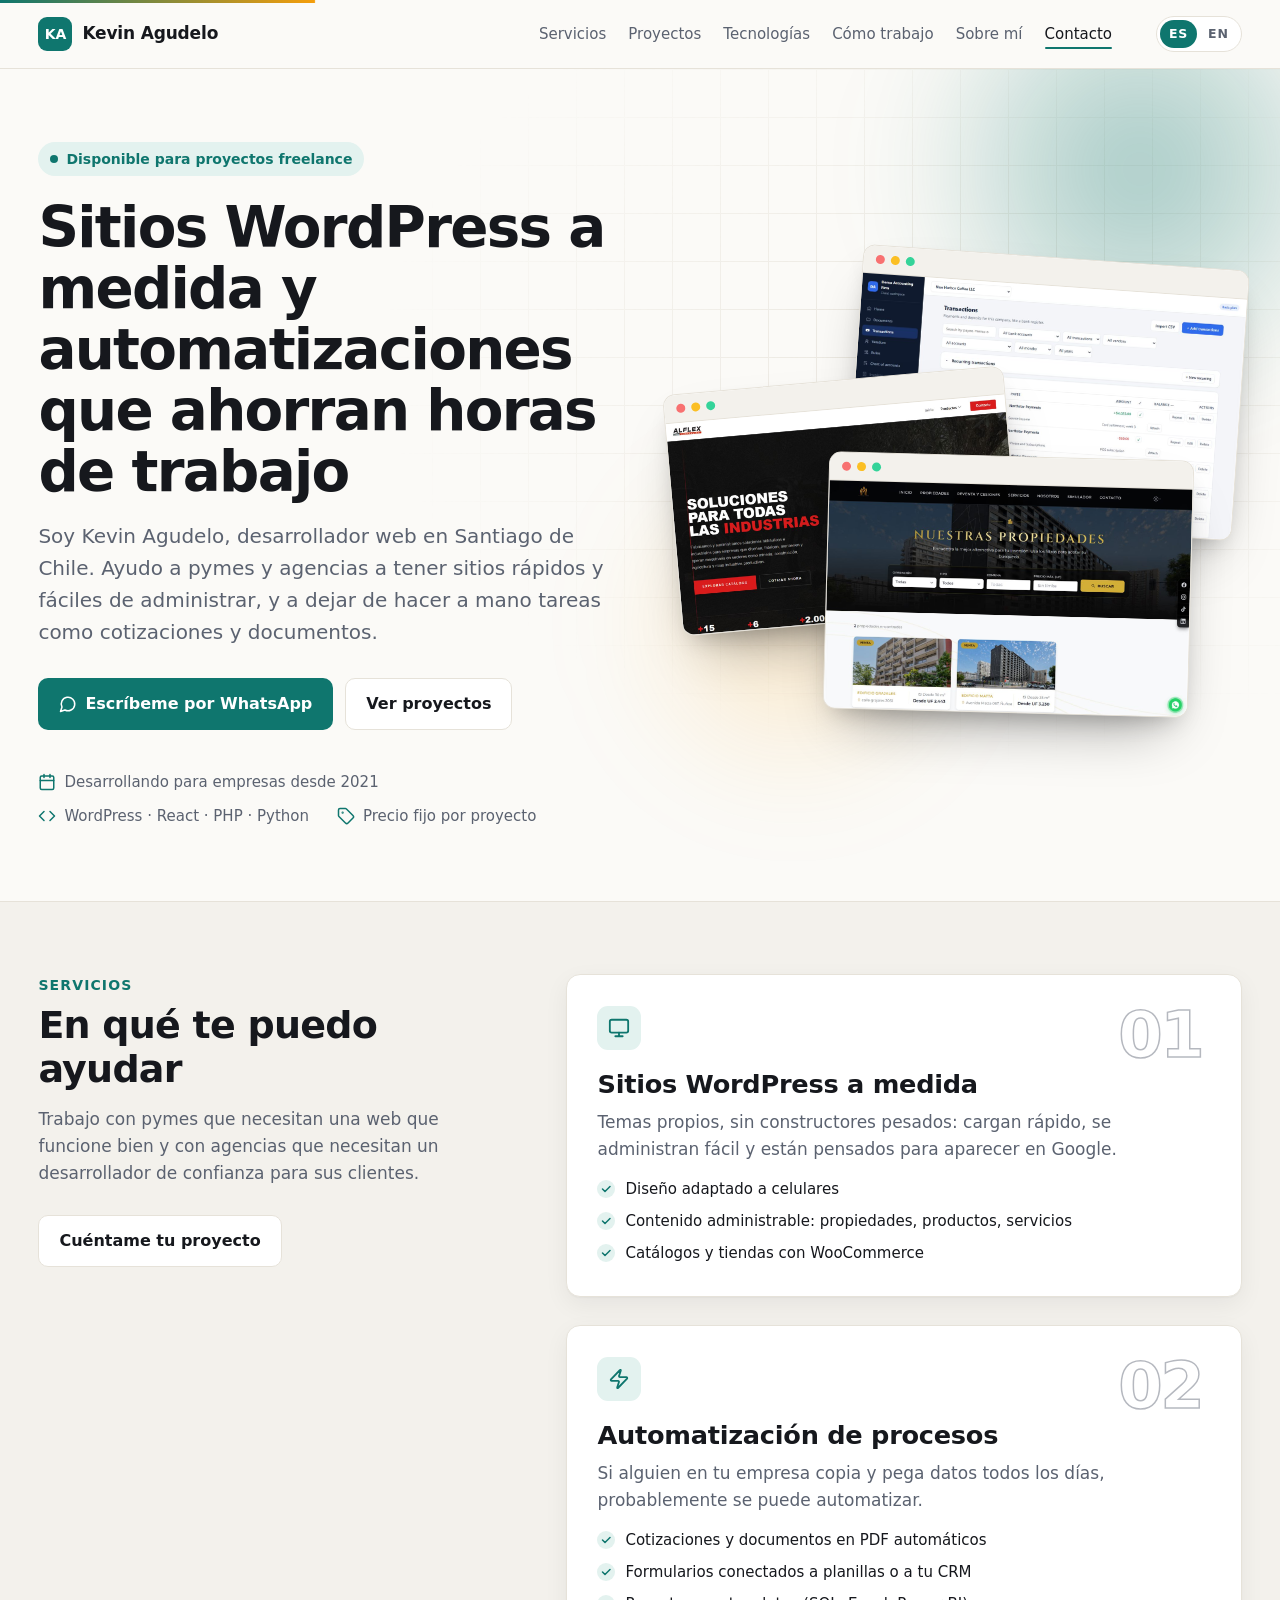
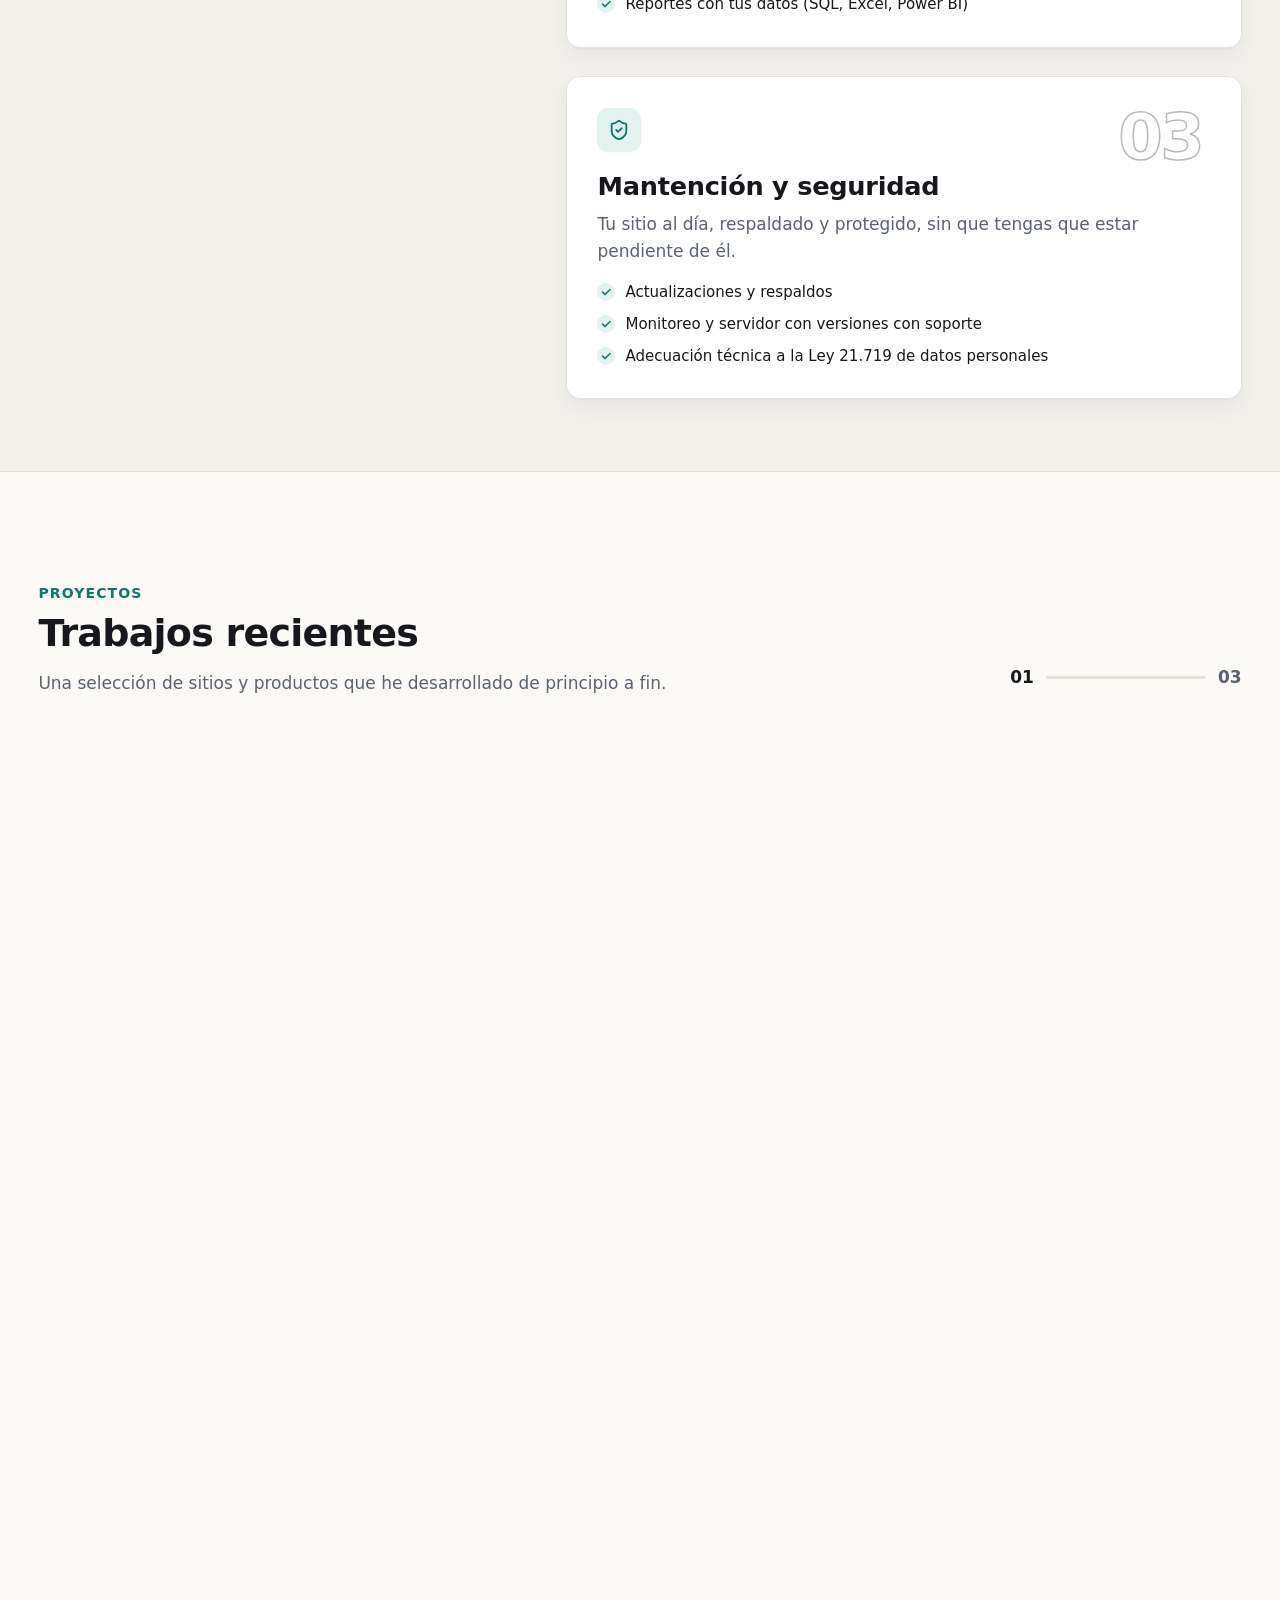
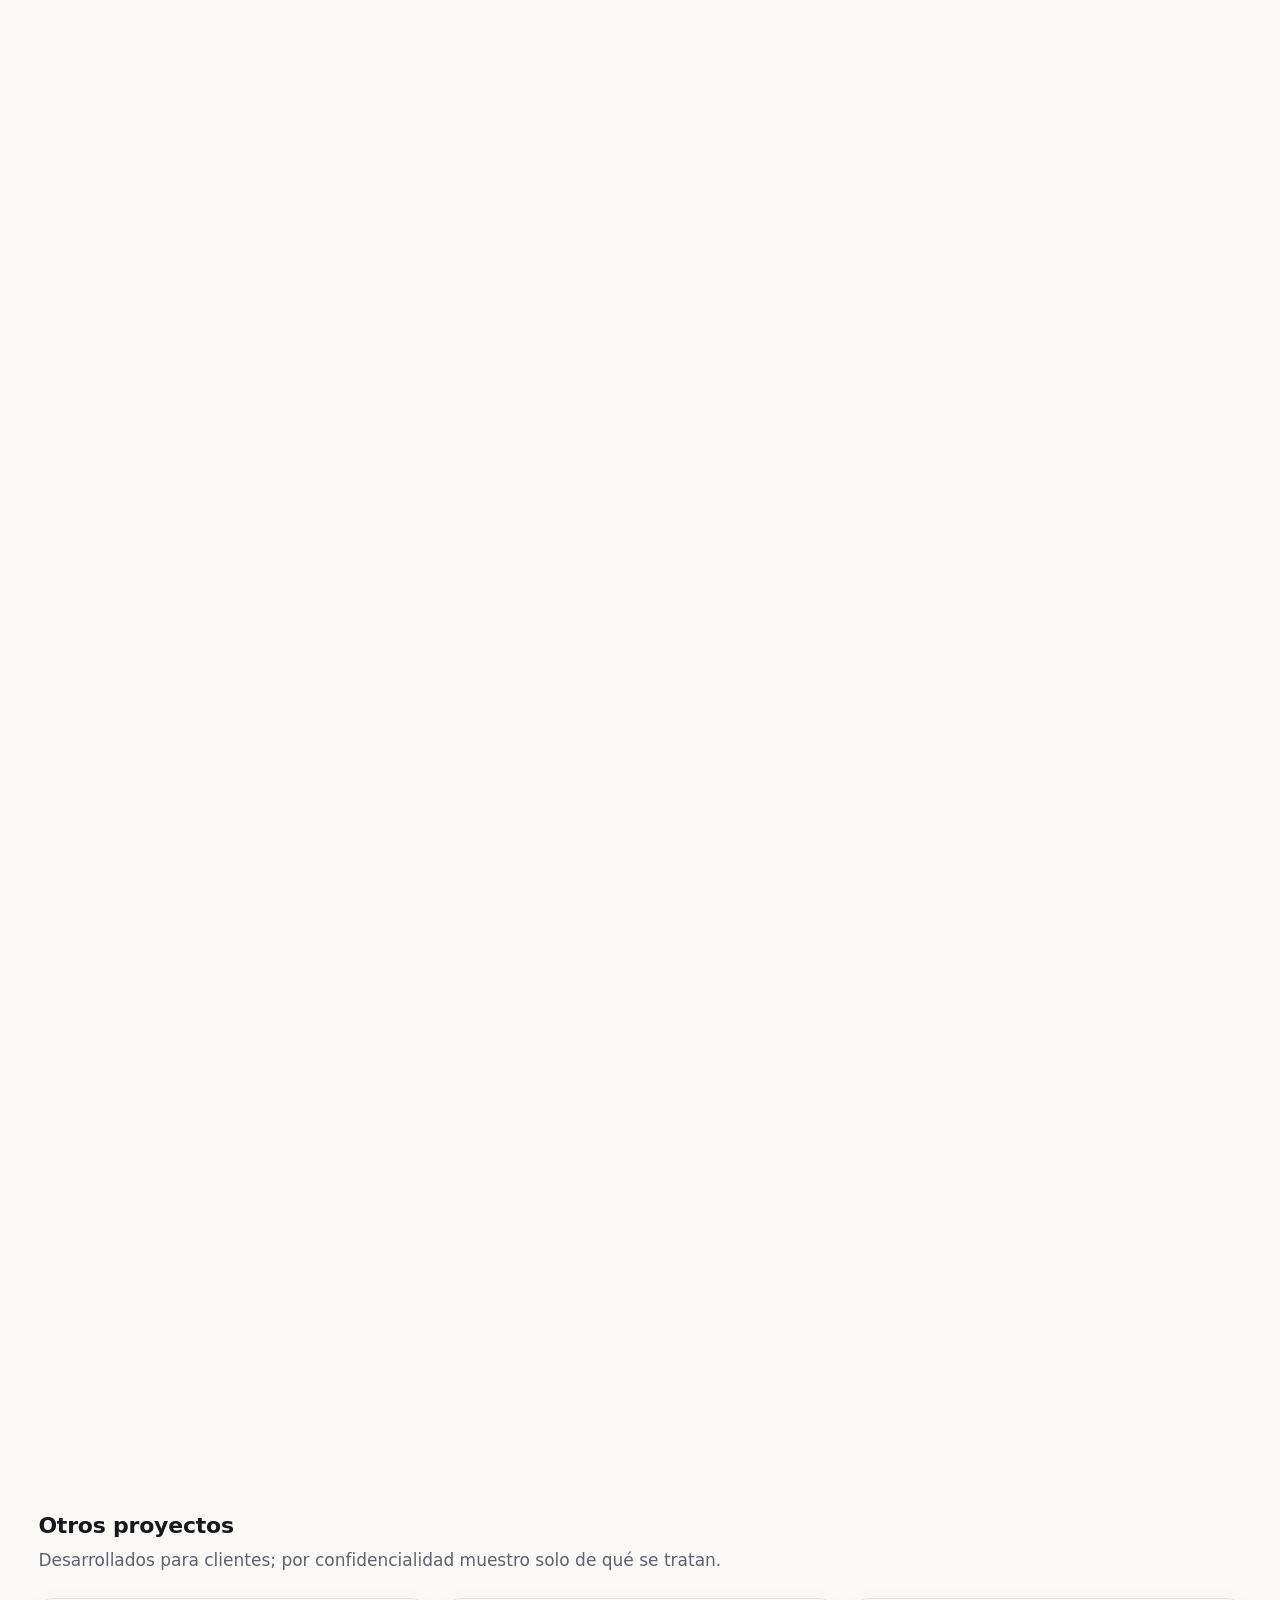
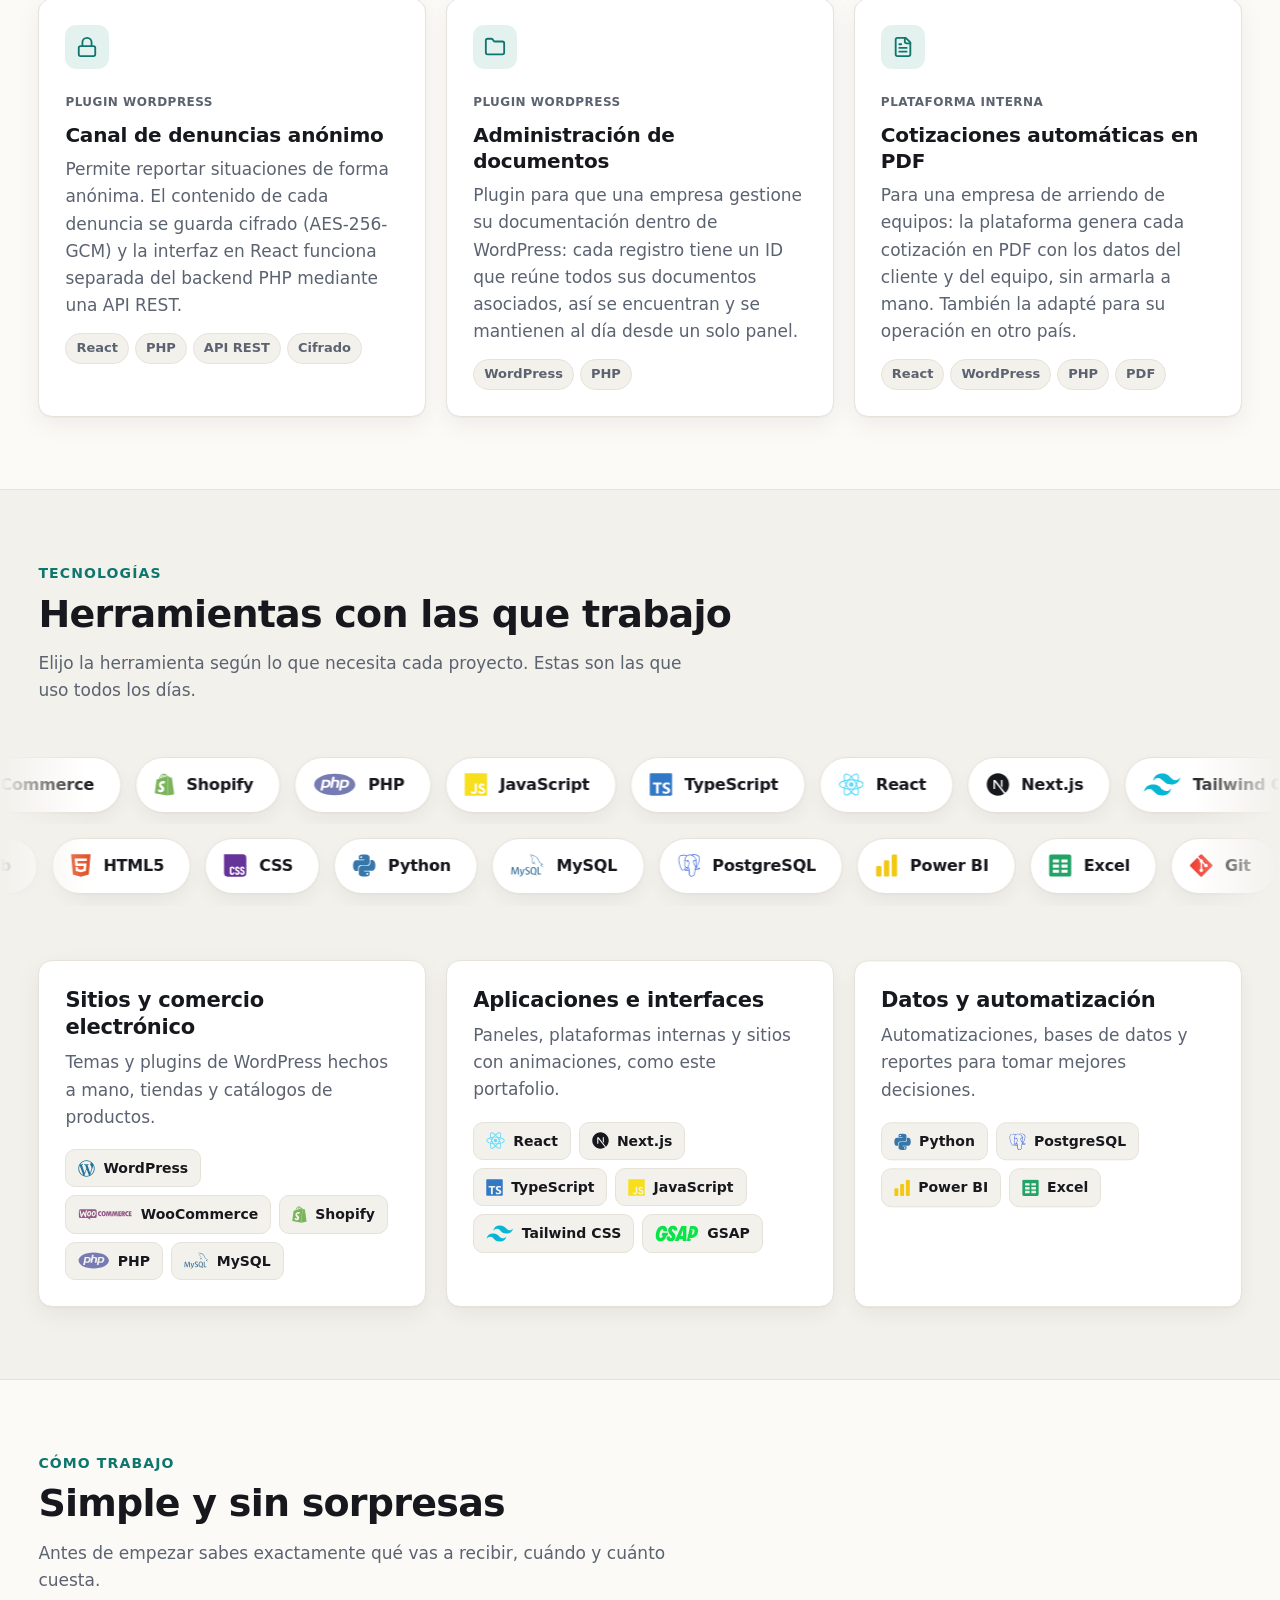
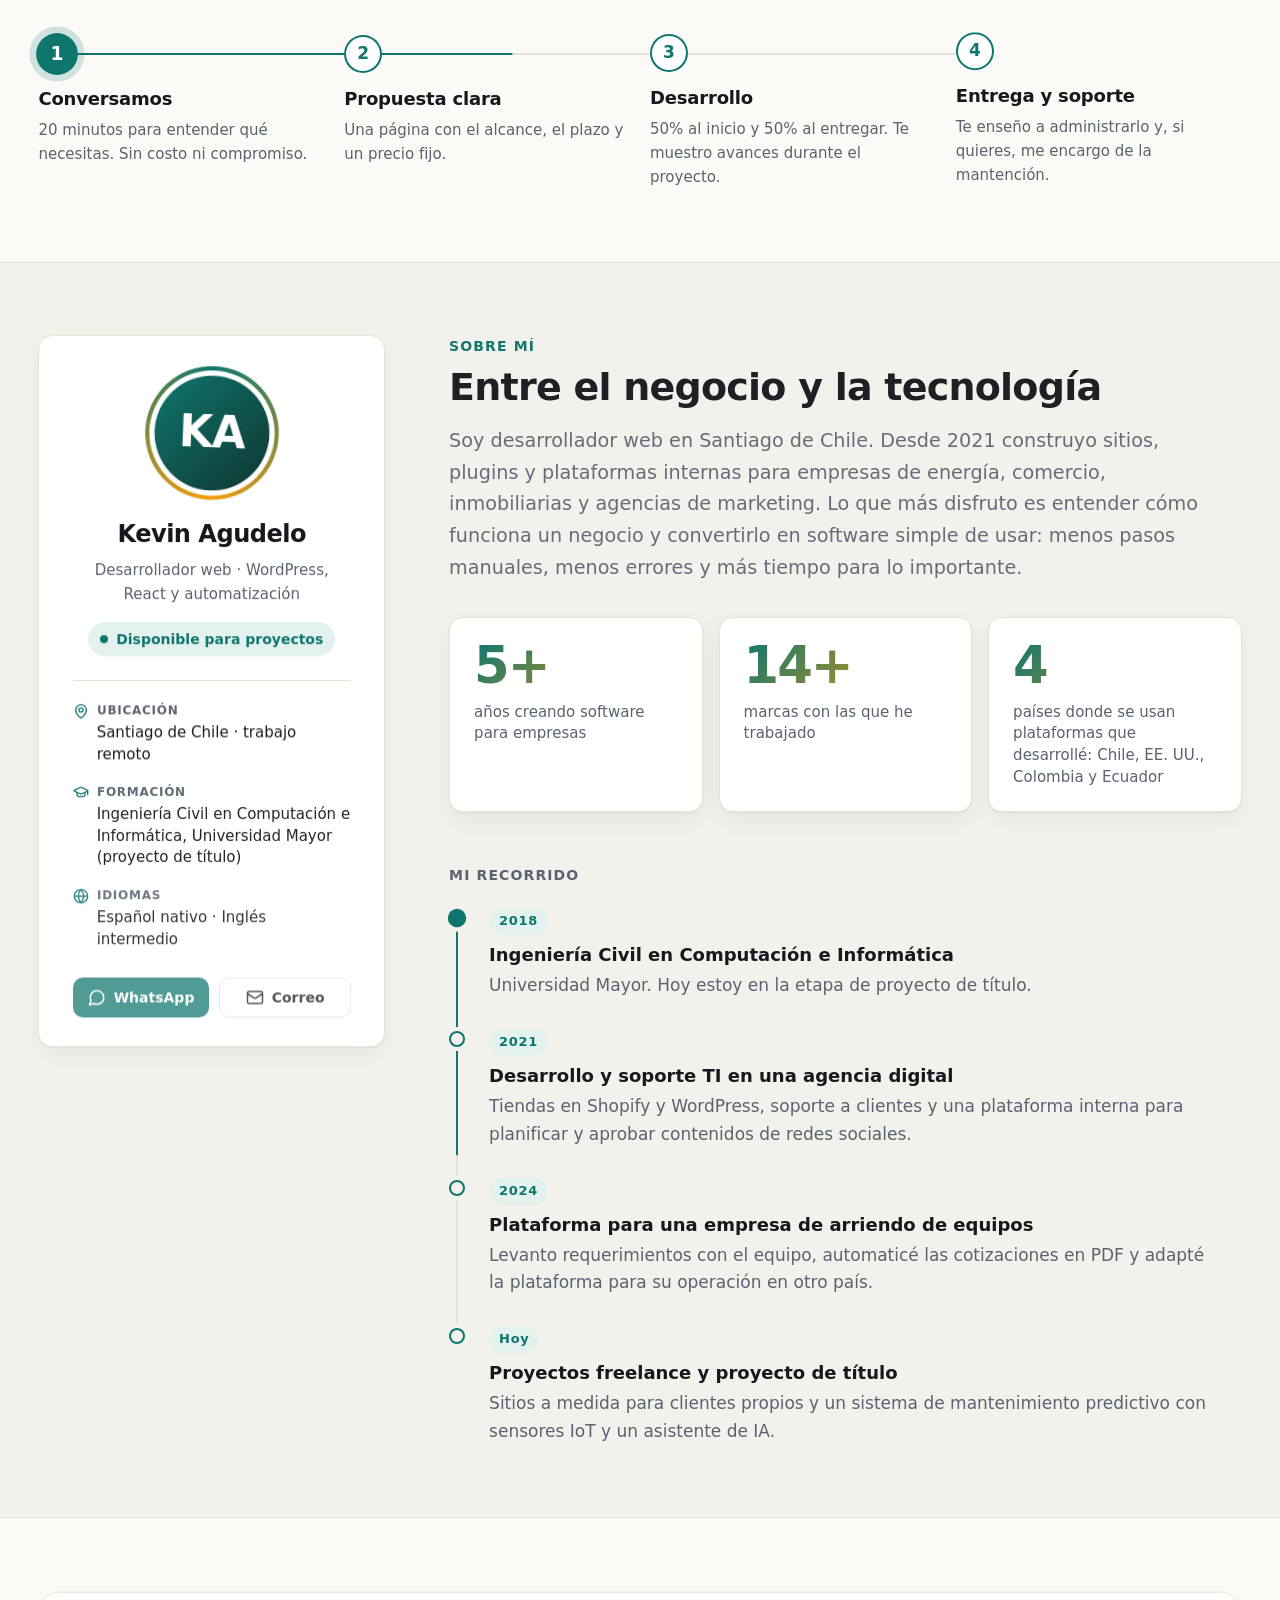
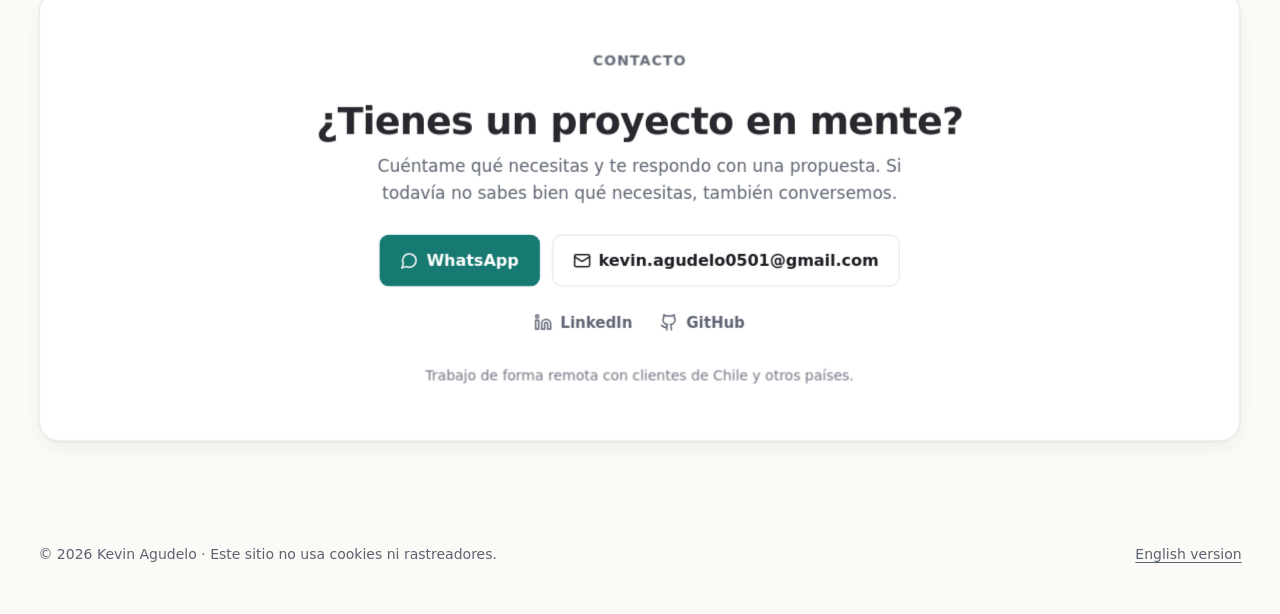
<file: index.html>
<!doctype html>
<html lang="es">
<head>
  <meta charset="utf-8">
  <meta name="viewport" content="width=device-width, initial-scale=1">
  <title>Kevin Agudelo · Desarrollador web WordPress y automatización</title>
  <meta name="description" content="Desarrollador web freelance en Santiago de Chile. Sitios WordPress a medida, automatización de cotizaciones y documentos, y mantención para pymes y agencias.">
  <link rel="canonical" href="https://kevin-agudelo.github.io/">
  <link rel="alternate" hreflang="es" href="https://kevin-agudelo.github.io/">
  <link rel="alternate" hreflang="en" href="https://kevin-agudelo.github.io/en/">
  <link rel="alternate" hreflang="x-default" href="https://kevin-agudelo.github.io/">
  <meta property="og:type" content="website">
  <meta property="og:title" content="Kevin Agudelo · Desarrollador web WordPress y automatización">
  <meta property="og:description" content="Sitios WordPress a medida y automatizaciones que ahorran horas de trabajo.">
  <meta property="og:url" content="https://kevin-agudelo.github.io/">
  <meta property="og:image" content="https://kevin-agudelo.github.io/assets/img/mi-capital-urbano.jpg">
  <meta property="og:locale" content="es_CL">
  <link rel="icon" href="assets/img/favicon.svg" type="image/svg+xml">
  <script>
    // Oculta el hero hasta que GSAP lo anime; si en 3 s no partió la animación, se muestra igual.
    document.documentElement.classList.add('js');
    setTimeout(function () { if (!document.documentElement.classList.contains('anim-ready')) document.documentElement.classList.remove('js'); }, 3000);
  </script>
  <link rel="stylesheet" href="assets/css/styles.css">
  <script type="application/ld+json">
  {"@context":"https://schema.org","@type":"Person","name":"Kevin Agudelo","jobTitle":"Desarrollador web","url":"https://kevin-agudelo.github.io/","address":{"@type":"PostalAddress","addressLocality":"Santiago","addressCountry":"CL"},"knowsAbout":["WordPress","WooCommerce","React","PHP","Automatización de procesos"],"sameAs":["https://www.linkedin.com/in/kevin-agudelo/","https://github.com/kevin-agudelo"]}
  </script>
</head>
<body>
  <div class="scroll-progress" aria-hidden="true"></div>
  <svg class="sprite" width="0" height="0" aria-hidden="true" focusable="false">
    <symbol id="i-wordpress" viewBox="-0.4 -0.4 24.8 24.8"><path d="M21.469 6.825c.84 1.537 1.318 3.3 1.318 5.175 0 3.979-2.156 7.456-5.363 9.325l3.295-9.527c.615-1.54.82-2.771.82-3.864 0-.405-.026-.78-.07-1.11m-7.981.105c.647-.03 1.232-.105 1.232-.105.582-.075.514-.93-.067-.899 0 0-1.755.135-2.88.135-1.064 0-2.85-.15-2.85-.15-.585-.03-.661.855-.075.885 0 0 .54.061 1.125.09l1.68 4.605-2.37 7.08L5.354 6.9c.649-.03 1.234-.1 1.234-.1.585-.075.516-.93-.065-.896 0 0-1.746.138-2.874.138-.2 0-.438-.008-.69-.015C4.911 3.15 8.235 1.215 12 1.215c2.809 0 5.365 1.072 7.286 2.833-.046-.003-.091-.009-.141-.009-1.06 0-1.812.923-1.812 1.914 0 .89.513 1.643 1.06 2.531.411.72.89 1.643.89 2.977 0 .915-.354 1.994-.821 3.479l-1.075 3.585-3.9-11.61.001.014zM12 22.784c-1.059 0-2.081-.153-3.048-.437l3.237-9.406 3.315 9.087c.024.053.05.101.078.149-1.12.393-2.325.609-3.582.609M1.211 12c0-1.564.336-3.05.935-4.39L7.29 21.709C3.694 19.96 1.212 16.271 1.211 12M12 0C5.385 0 0 5.385 0 12s5.385 12 12 12 12-5.385 12-12S18.615 0 12 0"/></symbol>
    <symbol id="i-woocommerce" viewBox="-0.4 9.18 24.8 5.64"><path d="M.754 9.58a.754.754 0 00-.754.758v2.525c0 .42.339.758.758.758h3.135l1.431.799-.326-.799h2.373a.757.757 0 00.758-.758v-2.525a.757.757 0 00-.758-.758H.754zm2.709.445h.03c.065.001.124.023.179.067a.26.26 0 01.103.19.29.29 0 01-.033.16c-.13.239-.236.64-.322 1.199-.083.541-.114.965-.094 1.267a.392.392 0 01-.039.219.213.213 0 01-.176.12c-.086.006-.177-.034-.263-.124-.31-.316-.555-.788-.735-1.416-.216.425-.375.744-.478.957-.196.376-.363.568-.502.578-.09.007-.166-.069-.233-.228-.17-.436-.352-1.277-.548-2.524a.297.297 0 01.054-.222c.047-.064.116-.095.21-.102.169-.013.265.065.288.238.103.695.217 1.284.336 1.766l.727-1.387c.066-.126.15-.192.25-.199.146-.01.237.083.273.28.083.441.188.817.315 1.136.086-.844.233-1.453.44-1.828a.255.255 0 01.218-.147zm1.293.36c.056 0 .116.006.18.02.232.05.411.177.53.386.107.18.161.395.161.654 0 .343-.087.654-.26.94-.2.332-.459.5-.781.5a.88.88 0 01-.18-.022.763.763 0 01-.531-.384 1.287 1.287 0 01-.158-.659c0-.342.085-.655.258-.937.202-.333.462-.498.78-.498zm2.084 0c.056 0 .116.006.18.02.236.05.411.177.53.386.107.18.16.395.16.654 0 .343-.086.654-.259.94-.2.332-.459.5-.781.5a.88.88 0 01-.18-.022.763.763 0 01-.531-.384 1.287 1.287 0 01-.16-.659c0-.342.087-.655.26-.937.202-.333.462-.498.78-.498zm4.437.047c-.305 0-.546.102-.718.304-.173.203-.256.49-.256.856 0 .395.086.697.256.906.17.21.418.316.744.316.315 0 .559-.107.728-.316.17-.21.256-.504.256-.883s-.087-.673-.26-.879c-.176-.202-.424-.304-.75-.304zm-1.466.002a1.13 1.13 0 00-.84.326c-.223.22-.332.499-.332.838 0 .362.108.658.328.88.22.223.505.336.861.336.103 0 .22-.016.346-.052v-.54c-.117.034-.216.051-.303.051a.545.545 0 01-.422-.177c-.106-.12-.16-.278-.16-.48 0-.19.053-.348.156-.468a.498.498 0 01.397-.181c.103 0 .212.015.332.049v-.537a1.394 1.394 0 00-.363-.045zm12.414 0a1.135 1.135 0 00-.84.326c-.223.22-.332.499-.332.838 0 .362.108.658.328.88.22.223.506.336.861.336.103 0 .22-.016.346-.052v-.54c-.116.034-.216.051-.303.051a.545.545 0 01-.422-.177c-.106-.12-.16-.278-.16-.48 0-.19.053-.348.156-.468a.498.498 0 01.397-.181c.103 0 .212.015.332.049v-.537a1.394 1.394 0 00-.363-.045zm-9.598.06l-.29 2.264h.579l.156-1.559.395 1.559h.412l.379-1.555.164 1.555h.603l-.304-2.264h-.791l-.12.508c-.03.13-.06.264-.087.4l-.067.352a29.97 29.97 0 00-.258-1.26h-.771zm2.768 0l-.29 2.264h.579l.156-1.559.396 1.559h.412l.375-1.555.165 1.555h.603l-.305-2.264h-.789l-.119.508c-.03.13-.06.264-.086.4l-.066.352c-.063-.352-.15-.771-.26-1.26h-.771zm3.988 0v2.264h.611v-1.031h.012l.494 1.03h.645l-.489-1.019a.61.61 0 00.37-.552.598.598 0 00-.25-.506c-.167-.123-.394-.186-.68-.186h-.713zm3.377 0v2.264H24v-.483h-.63v-.414h.54v-.468h-.54v-.416h.626v-.483H22.76zm-4.793.004v2.264h1.24v-.483h-.627v-.416h.541v-.468h-.54v-.415h.622v-.482h-1.236zm2.025.432c.146.003.25.025.313.072.063.046.091.12.091.227 0 .156-.135.236-.404.24v-.54zm-15.22.011c-.104 0-.205.069-.301.211a1.078 1.078 0 00-.2.639c0 .096.02.2.06.303.049.13.117.198.196.215.083.016.173-.02.27-.106.123-.11.205-.273.252-.492.016-.077.023-.16.023-.246 0-.097-.02-.2-.06-.303-.05-.13-.116-.198-.196-.215a.246.246 0 00-.045-.006zm2.083 0c-.103 0-.204.069-.3.211a1.078 1.078 0 00-.2.639c0 .096.02.2.06.303.049.13.117.198.196.215.083.016.173-.02.27-.106.123-.11.205-.273.252-.492.013-.077.023-.16.023-.246 0-.097-.02-.2-.06-.303-.05-.13-.116-.198-.196-.215a.246.246 0 00-.045-.006zm4.428.006c.233 0 .354.218.354.66-.004.273-.038.46-.098.553a.293.293 0 01-.262.139.266.266 0 01-.242-.139c-.056-.093-.084-.28-.084-.562 0-.436.11-.65.332-.65Z"/></symbol>
    <symbol id="i-shopify" viewBox="1.05 -0.4 21.9 24.8"><path d="M15.337 23.979l7.216-1.561s-2.604-17.613-2.625-17.73c-.018-.116-.114-.192-.211-.192s-1.929-.136-1.929-.136-1.275-1.274-1.439-1.411c-.045-.037-.075-.057-.121-.074l-.914 21.104h.023zM11.71 11.305s-.81-.424-1.774-.424c-1.447 0-1.504.906-1.504 1.141 0 1.232 3.24 1.715 3.24 4.629 0 2.295-1.44 3.76-3.406 3.76-2.354 0-3.54-1.465-3.54-1.465l.646-2.086s1.245 1.066 2.28 1.066c.675 0 .975-.545.975-.932 0-1.619-2.654-1.694-2.654-4.359-.034-2.237 1.571-4.416 4.827-4.416 1.257 0 1.875.361 1.875.361l-.945 2.715-.02.01zM11.17.83c.136 0 .271.038.405.135-.984.465-2.064 1.639-2.508 3.992-.656.213-1.293.405-1.889.578C7.697 3.75 8.951.84 11.17.84V.83zm1.235 2.949v.135c-.754.232-1.583.484-2.394.736.466-1.777 1.333-2.645 2.085-2.971.193.501.309 1.176.309 2.1zm.539-2.234c.694.074 1.141.867 1.429 1.755-.349.114-.735.231-1.158.366v-.252c0-.752-.096-1.371-.271-1.871v.002zm2.992 1.289c-.02 0-.06.021-.078.021s-.289.075-.714.21c-.423-1.233-1.176-2.37-2.508-2.37h-.115C12.135.209 11.669 0 11.265 0 8.159 0 6.675 3.877 6.21 5.846c-1.194.365-2.063.636-2.16.674-.675.213-.694.232-.772.87-.075.462-1.83 14.063-1.83 14.063L15.009 24l.927-21.166z"/></symbol>
    <symbol id="i-php" viewBox="-0.4 5.29 24.8 13.43"><path d="M7.01 10.207h-.944l-.515 2.648h.838c.556 0 .97-.105 1.242-.314.272-.21.455-.559.55-1.049.092-.47.05-.802-.124-.995-.175-.193-.523-.29-1.047-.29zM12 5.688C5.373 5.688 0 8.514 0 12s5.373 6.313 12 6.313S24 15.486 24 12c0-3.486-5.373-6.312-12-6.312zm-3.26 7.451c-.261.25-.575.438-.917.551-.336.108-.765.164-1.285.164H5.357l-.327 1.681H3.652l1.23-6.326h2.65c.797 0 1.378.209 1.744.628.366.418.476 1.002.33 1.752a2.836 2.836 0 0 1-.305.847c-.143.255-.33.49-.561.703zm4.024.715l.543-2.799c.063-.318.039-.536-.068-.651-.107-.116-.336-.174-.687-.174H11.46l-.704 3.625H9.388l1.23-6.327h1.367l-.327 1.682h1.218c.767 0 1.295.134 1.586.401s.378.7.263 1.299l-.572 2.944h-1.389zm7.597-2.265a2.782 2.782 0 0 1-.305.847c-.143.255-.33.49-.561.703a2.44 2.44 0 0 1-.917.551c-.336.108-.765.164-1.286.164h-1.18l-.327 1.682h-1.378l1.23-6.326h2.649c.797 0 1.378.209 1.744.628.366.417.477 1.001.331 1.751zM17.766 10.207h-.943l-.516 2.648h.838c.557 0 .971-.105 1.242-.314.272-.21.455-.559.551-1.049.092-.47.049-.802-.125-.995s-.524-.29-1.047-.29z"/></symbol>
    <symbol id="i-javascript" viewBox="-0.4 -0.4 24.8 24.8"><path d="M0 0h24v24H0V0zm22.034 18.276c-.175-1.095-.888-2.015-3.003-2.873-.736-.345-1.554-.585-1.797-1.14-.091-.33-.105-.51-.046-.705.15-.646.915-.84 1.515-.66.39.12.75.42.976.9 1.034-.676 1.034-.676 1.755-1.125-.27-.42-.404-.601-.586-.78-.63-.705-1.469-1.065-2.834-1.034l-.705.089c-.676.165-1.32.525-1.71 1.005-1.14 1.291-.811 3.541.569 4.471 1.365 1.02 3.361 1.244 3.616 2.205.24 1.17-.87 1.545-1.966 1.41-.811-.18-1.26-.586-1.755-1.336l-1.83 1.051c.21.48.45.689.81 1.109 1.74 1.756 6.09 1.666 6.871-1.004.029-.09.24-.705.074-1.65l.046.067zm-8.983-7.245h-2.248c0 1.938-.009 3.864-.009 5.805 0 1.232.063 2.363-.138 2.711-.33.689-1.18.601-1.566.48-.396-.196-.597-.466-.83-.855-.063-.105-.11-.196-.127-.196l-1.825 1.125c.305.63.75 1.172 1.324 1.517.855.51 2.004.675 3.207.405.783-.226 1.458-.691 1.811-1.411.51-.93.402-2.07.397-3.346.012-2.054 0-4.109 0-6.179l.004-.056z"/></symbol>
    <symbol id="i-typescript" viewBox="-0.4 -0.4 24.8 24.8"><path d="M1.125 0C.502 0 0 .502 0 1.125v21.75C0 23.498.502 24 1.125 24h21.75c.623 0 1.125-.502 1.125-1.125V1.125C24 .502 23.498 0 22.875 0zm17.363 9.75c.612 0 1.154.037 1.627.111a6.38 6.38 0 0 1 1.306.34v2.458a3.95 3.95 0 0 0-.643-.361 5.093 5.093 0 0 0-.717-.26 5.453 5.453 0 0 0-1.426-.2c-.3 0-.573.028-.819.086a2.1 2.1 0 0 0-.623.242c-.17.104-.3.229-.393.374a.888.888 0 0 0-.14.49c0 .196.053.373.156.529.104.156.252.304.443.444s.423.276.696.41c.273.135.582.274.926.416.47.197.892.407 1.266.628.374.222.695.473.963.753.268.279.472.598.614.957.142.359.214.776.214 1.253 0 .657-.125 1.21-.373 1.656a3.033 3.033 0 0 1-1.012 1.085 4.38 4.38 0 0 1-1.487.596c-.566.12-1.163.18-1.79.18a9.916 9.916 0 0 1-1.84-.164 5.544 5.544 0 0 1-1.512-.493v-2.63a5.033 5.033 0 0 0 3.237 1.2c.333 0 .624-.03.872-.09.249-.06.456-.144.623-.25.166-.108.29-.234.373-.38a1.023 1.023 0 0 0-.074-1.089 2.12 2.12 0 0 0-.537-.5 5.597 5.597 0 0 0-.807-.444 27.72 27.72 0 0 0-1.007-.436c-.918-.383-1.602-.852-2.053-1.405-.45-.553-.676-1.222-.676-2.005 0-.614.123-1.141.369-1.582.246-.441.58-.804 1.004-1.089a4.494 4.494 0 0 1 1.47-.629 7.536 7.536 0 0 1 1.77-.201zm-15.113.188h9.563v2.166H9.506v9.646H6.789v-9.646H3.375z"/></symbol>
    <symbol id="i-react" viewBox="-0.4 0.91 24.8 22.18"><path d="M14.23 12.004a2.236 2.236 0 0 1-2.235 2.236 2.236 2.236 0 0 1-2.236-2.236 2.236 2.236 0 0 1 2.235-2.236 2.236 2.236 0 0 1 2.236 2.236zm2.648-10.69c-1.346 0-3.107.96-4.888 2.622-1.78-1.653-3.542-2.602-4.887-2.602-.41 0-.783.093-1.106.278-1.375.793-1.683 3.264-.973 6.365C1.98 8.917 0 10.42 0 12.004c0 1.59 1.99 3.097 5.043 4.03-.704 3.113-.39 5.588.988 6.38.32.187.69.275 1.102.275 1.345 0 3.107-.96 4.888-2.624 1.78 1.654 3.542 2.603 4.887 2.603.41 0 .783-.09 1.106-.275 1.374-.792 1.683-3.263.973-6.365C22.02 15.096 24 13.59 24 12.004c0-1.59-1.99-3.097-5.043-4.032.704-3.11.39-5.587-.988-6.38-.318-.184-.688-.277-1.092-.278zm-.005 1.09v.006c.225 0 .406.044.558.127.666.382.955 1.835.73 3.704-.054.46-.142.945-.25 1.44-.96-.236-2.006-.417-3.107-.534-.66-.905-1.345-1.727-2.035-2.447 1.592-1.48 3.087-2.292 4.105-2.295zm-9.77.02c1.012 0 2.514.808 4.11 2.28-.686.72-1.37 1.537-2.02 2.442-1.107.117-2.154.298-3.113.538-.112-.49-.195-.964-.254-1.42-.23-1.868.054-3.32.714-3.707.19-.09.4-.127.563-.132zm4.882 3.05c.455.468.91.992 1.36 1.564-.44-.02-.89-.034-1.345-.034-.46 0-.915.01-1.36.034.44-.572.895-1.096 1.345-1.565zM12 8.1c.74 0 1.477.034 2.202.093.406.582.802 1.203 1.183 1.86.372.64.71 1.29 1.018 1.946-.308.655-.646 1.31-1.013 1.95-.38.66-.773 1.288-1.18 1.87-.728.063-1.466.098-2.21.098-.74 0-1.477-.035-2.202-.093-.406-.582-.802-1.204-1.183-1.86-.372-.64-.71-1.29-1.018-1.946.303-.657.646-1.313 1.013-1.954.38-.66.773-1.286 1.18-1.868.728-.064 1.466-.098 2.21-.098zm-3.635.254c-.24.377-.48.763-.704 1.16-.225.39-.435.782-.635 1.174-.265-.656-.49-1.31-.676-1.947.64-.15 1.315-.283 2.015-.386zm7.26 0c.695.103 1.365.23 2.006.387-.18.632-.405 1.282-.66 1.933-.2-.39-.41-.783-.64-1.174-.225-.392-.465-.774-.705-1.146zm3.063.675c.484.15.944.317 1.375.498 1.732.74 2.852 1.708 2.852 2.476-.005.768-1.125 1.74-2.857 2.475-.42.18-.88.342-1.355.493-.28-.958-.646-1.956-1.1-2.98.45-1.017.81-2.01 1.085-2.964zm-13.395.004c.278.96.645 1.957 1.1 2.98-.45 1.017-.812 2.01-1.086 2.964-.484-.15-.944-.318-1.37-.5-1.732-.737-2.852-1.706-2.852-2.474 0-.768 1.12-1.742 2.852-2.476.42-.18.88-.342 1.356-.494zm11.678 4.28c.265.657.49 1.312.676 1.948-.64.157-1.316.29-2.016.39.24-.375.48-.762.705-1.158.225-.39.435-.788.636-1.18zm-9.945.02c.2.392.41.783.64 1.175.23.39.465.772.705 1.143-.695-.102-1.365-.23-2.006-.386.18-.63.406-1.282.66-1.933zM17.92 16.32c.112.493.2.968.254 1.423.23 1.868-.054 3.32-.714 3.708-.147.09-.338.128-.563.128-1.012 0-2.514-.807-4.11-2.28.686-.72 1.37-1.536 2.02-2.44 1.107-.118 2.154-.3 3.113-.54zm-11.83.01c.96.234 2.006.415 3.107.532.66.905 1.345 1.727 2.035 2.446-1.595 1.483-3.092 2.295-4.11 2.295-.22-.005-.406-.05-.553-.132-.666-.38-.955-1.834-.73-3.703.054-.46.142-.944.25-1.438zm4.56.64c.44.02.89.034 1.345.034.46 0 .915-.01 1.36-.034-.44.572-.895 1.095-1.345 1.565-.455-.47-.91-.993-1.36-1.565z"/></symbol>
    <symbol id="i-nextdotjs" viewBox="-0.4 -0.4 24.8 24.8"><path d="M18.665 21.978C16.758 23.255 14.465 24 12 24 5.377 24 0 18.623 0 12S5.377 0 12 0s12 5.377 12 12c0 3.583-1.574 6.801-4.067 9.001L9.219 7.2H7.2v9.596h1.615V9.251l9.85 12.727Zm-3.332-8.533 1.6 2.061V7.2h-1.6v6.245Z"/></symbol>
    <symbol id="i-tailwindcss" viewBox="-0.4 4.4 24.8 15.2"><path d="M12.001,4.8c-3.2,0-5.2,1.6-6,4.8c1.2-1.6,2.6-2.2,4.2-1.8c0.913,0.228,1.565,0.89,2.288,1.624 C13.666,10.618,15.027,12,18.001,12c3.2,0,5.2-1.6,6-4.8c-1.2,1.6-2.6,2.2-4.2,1.8c-0.913-0.228-1.565-0.89-2.288-1.624 C16.337,6.182,14.976,4.8,12.001,4.8z M6.001,12c-3.2,0-5.2,1.6-6,4.8c1.2-1.6,2.6-2.2,4.2-1.8c0.913,0.228,1.565,0.89,2.288,1.624 c1.177,1.194,2.538,2.576,5.512,2.576c3.2,0,5.2-1.6,6-4.8c-1.2,1.6-2.6,2.2-4.2,1.8c-0.913-0.228-1.565-0.89-2.288-1.624 C10.337,13.382,8.976,12,6.001,12z"/></symbol>
    <symbol id="i-gsap" viewBox="-0.4 7.19 24.8 9.62"><path d="M9.83,7.59C10.647,7.595 11.267,7.828 11.672,8.282C12.055,8.713 12.239,9.336 12.219,10.132L12.205,10.193C12.197,10.211 12.185,10.229 12.17,10.243C12.14,10.272 12.099,10.288 12.057,10.288L10.398,10.288C10.29,10.288 10.199,10.2 10.199,10.093C10.199,9.669 10.071,9.435 9.809,9.383L9.689,9.372C9.347,9.372 9.125,9.583 9.119,9.951C9.112,10.361 9.344,10.734 10.004,11.374C10.872,12.19 11.221,12.913 11.204,13.867C11.177,15.411 10.127,16.41 8.531,16.41C7.716,16.41 7.093,16.191 6.678,15.761C6.258,15.324 6.066,14.683 6.106,13.855C6.108,13.813 6.125,13.772 6.155,13.743C6.185,13.714 6.226,13.698 6.267,13.698L7.983,13.698C8.007,13.699 8.03,13.705 8.052,13.715C8.073,13.726 8.092,13.741 8.107,13.76C8.12,13.775 8.129,13.793 8.135,13.813C8.14,13.832 8.141,13.853 8.137,13.873C8.118,14.171 8.171,14.394 8.288,14.518C8.363,14.598 8.469,14.639 8.599,14.639C8.916,14.639 9.102,14.414 9.109,14.024C9.115,13.687 9.007,13.39 8.427,12.792C7.676,12.058 7.003,11.3 7.024,10.108C7.037,9.416 7.311,8.784 7.798,8.327C8.312,7.845 9.014,7.59 9.83,7.59ZM4.047,7.618C4.794,7.612 5.381,7.842 5.789,8.303C6.221,8.79 6.44,9.524 6.441,10.485C6.44,10.527 6.422,10.567 6.392,10.597C6.362,10.626 6.322,10.643 6.28,10.643L4.479,10.643C4.448,10.642 4.417,10.629 4.395,10.607C4.373,10.584 4.361,10.553 4.36,10.522C4.346,9.899 4.172,9.576 3.828,9.538L3.757,9.534C3.067,9.535 2.66,10.472 2.444,10.992C2.142,11.719 1.988,12.507 2.018,13.293C2.033,13.659 2.092,14.173 2.438,14.386C2.746,14.575 3.185,14.45 3.451,14.24C3.716,14.031 3.93,13.669 4.02,13.339C4.033,13.293 4.033,13.258 4.021,13.241C4.015,13.233 4.003,13.229 3.989,13.226L3.485,13.222C3.461,13.222 3.436,13.216 3.414,13.206C3.392,13.196 3.372,13.181 3.356,13.162C3.344,13.148 3.335,13.13 3.331,13.112C3.327,13.093 3.327,13.074 3.331,13.056L3.647,11.682C3.663,11.611 3.726,11.558 3.804,11.548L3.804,11.545L6.839,11.545C6.846,11.545 6.854,11.545 6.86,11.546C6.939,11.556 6.995,11.63 6.994,11.71L6.994,11.714L6.678,13.085C6.661,13.163 6.583,13.22 6.494,13.22L6.113,13.22C6.1,13.22 6.086,13.225 6.075,13.233C6.064,13.241 6.056,13.253 6.052,13.266C5.7,14.46 5.223,15.282 4.594,15.775C4.058,16.195 3.399,16.391 2.517,16.391C1.725,16.391 1.191,16.136 0.738,15.633C0.14,14.967 -0.107,13.879 0.043,12.566C0.313,10.103 1.589,7.618 4.047,7.618ZM21.016,7.75C23.026,7.75 24.03,8.662 23.999,10.461C23.962,12.569 22.678,14.119 20.745,14.477C20.47,14.527 20.191,14.547 19.912,14.545L18.978,14.541C18.963,14.541 18.948,14.547 18.937,14.558C18.926,14.568 18.92,14.583 18.92,14.598C18.92,14.608 18.922,14.618 18.928,14.627C18.933,14.636 18.941,14.643 18.95,14.648L19.744,15.062C19.809,15.096 19.835,15.153 19.82,15.226C19.815,15.249 19.618,16.139 19.613,16.159C19.596,16.237 19.533,16.282 19.442,16.282L17.739,16.282C17.715,16.282 17.69,16.277 17.668,16.267C17.646,16.257 17.626,16.241 17.61,16.223C17.598,16.208 17.589,16.191 17.585,16.173C17.58,16.155 17.581,16.135 17.585,16.116L19.481,7.875C19.5,7.789 19.581,7.751 19.653,7.751L21.016,7.75ZM17.273,7.762C17.292,7.77 17.31,7.781 17.324,7.795C17.338,7.81 17.351,7.828 17.358,7.847C17.366,7.866 17.369,7.886 17.369,7.906L17.358,16.119C17.361,16.138 17.36,16.158 17.355,16.177C17.35,16.196 17.34,16.213 17.328,16.228C17.313,16.245 17.295,16.259 17.274,16.268C17.254,16.277 17.232,16.282 17.21,16.281L15.397,16.281C15.377,16.282 15.356,16.277 15.337,16.27C15.318,16.262 15.3,16.25 15.286,16.236C15.272,16.221 15.26,16.204 15.253,16.185C15.245,16.166 15.241,16.146 15.241,16.125L15.28,15.328C15.282,15.241 15.28,15.217 15.229,15.211L15.161,15.209L13.447,15.209C13.323,15.209 13.314,15.22 13.27,15.334L12.914,16.191C12.882,16.252 12.818,16.281 12.722,16.281L10.927,16.281C10.818,16.281 10.74,16.173 10.781,16.072L14.499,7.873C14.524,7.824 14.562,7.75 14.648,7.75L17.214,7.75C17.234,7.75 17.254,7.754 17.273,7.762ZM15.5,9.985C15.492,9.953 15.466,9.956 15.445,9.998C15.43,10.028 15.416,10.06 15.405,10.091L14.121,13.274C14.114,13.294 14.109,13.31 14.105,13.322C14.104,13.328 14.103,13.335 14.104,13.341C14.105,13.347 14.108,13.353 14.111,13.358C14.115,13.363 14.12,13.367 14.126,13.37C14.131,13.373 14.137,13.376 14.143,13.376L15.215,13.39C15.334,13.38 15.34,13.374 15.352,13.253C15.354,13.21 15.506,10.022 15.5,9.985ZM20.112,9.582C20.097,9.582 20.083,9.588 20.072,9.599C20.061,9.609 20.055,9.624 20.054,9.639C20.054,9.649 20.057,9.659 20.062,9.668C20.068,9.677 20.075,9.685 20.084,9.69C20.097,9.697 20.869,10.104 20.926,10.135C20.968,10.158 20.969,10.198 20.955,10.267C20.948,10.298 20.415,12.642 20.416,12.644C20.419,12.647 20.435,12.655 20.515,12.655L20.551,12.655C21.446,12.619 21.934,11.561 21.952,10.534C21.961,9.979 21.772,9.638 21.429,9.588L21.358,9.582L20.112,9.582Z"/></symbol>
    <symbol id="i-python" viewBox="-0.46 -0.4 24.92 24.8"><path d="M14.25.18l.9.2.73.26.59.3.45.32.34.34.25.34.16.33.1.3.04.26.02.2-.01.13V8.5l-.05.63-.13.55-.21.46-.26.38-.3.31-.33.25-.35.19-.35.14-.33.1-.3.07-.26.04-.21.02H8.77l-.69.05-.59.14-.5.22-.41.27-.33.32-.27.35-.2.36-.15.37-.1.35-.07.32-.04.27-.02.21v3.06H3.17l-.21-.03-.28-.07-.32-.12-.35-.18-.36-.26-.36-.36-.35-.46-.32-.59-.28-.73-.21-.88-.14-1.05-.05-1.23.06-1.22.16-1.04.24-.87.32-.71.36-.57.4-.44.42-.33.42-.24.4-.16.36-.1.32-.05.24-.01h.16l.06.01h8.16v-.83H6.18l-.01-2.75-.02-.37.05-.34.11-.31.17-.28.25-.26.31-.23.38-.2.44-.18.51-.15.58-.12.64-.1.71-.06.77-.04.84-.02 1.27.05zm-6.3 1.98l-.23.33-.08.41.08.41.23.34.33.22.41.09.41-.09.33-.22.23-.34.08-.41-.08-.41-.23-.33-.33-.22-.41-.09-.41.09zm13.09 3.95l.28.06.32.12.35.18.36.27.36.35.35.47.32.59.28.73.21.88.14 1.04.05 1.23-.06 1.23-.16 1.04-.24.86-.32.71-.36.57-.4.45-.42.33-.42.24-.4.16-.36.09-.32.05-.24.02-.16-.01h-8.22v.82h5.84l.01 2.76.02.36-.05.34-.11.31-.17.29-.25.25-.31.24-.38.2-.44.17-.51.15-.58.13-.64.09-.71.07-.77.04-.84.01-1.27-.04-1.07-.14-.9-.2-.73-.25-.59-.3-.45-.33-.34-.34-.25-.34-.16-.33-.1-.3-.04-.25-.02-.2.01-.13v-5.34l.05-.64.13-.54.21-.46.26-.38.3-.32.33-.24.35-.2.35-.14.33-.1.3-.06.26-.04.21-.02.13-.01h5.84l.69-.05.59-.14.5-.21.41-.28.33-.32.27-.35.2-.36.15-.36.1-.35.07-.32.04-.28.02-.21V6.07h2.09l.14.01zm-6.47 14.25l-.23.33-.08.41.08.41.23.33.33.23.41.08.41-.08.33-.23.23-.33.08-.41-.08-.41-.23-.33-.33-.23-.41-.08-.41.08z"/></symbol>
    <symbol id="i-mysql" viewBox="-0.4 3.45 24.8 17.1"><path d="M16.405 5.501c-.115 0-.193.014-.274.033v.013h.014c.054.104.146.18.214.273.054.107.1.214.154.32l.014-.015c.094-.066.14-.172.14-.333-.04-.047-.046-.094-.08-.14-.04-.067-.126-.1-.18-.153zM5.77 18.695h-.927a50.854 50.854 0 00-.27-4.41h-.008l-1.41 4.41H2.45l-1.4-4.41h-.01a72.892 72.892 0 00-.195 4.41H0c.055-1.966.192-3.81.41-5.53h1.15l1.335 4.064h.008l1.347-4.064h1.095c.242 2.015.384 3.86.428 5.53zm4.017-4.08c-.378 2.045-.876 3.533-1.492 4.46-.482.716-1.01 1.073-1.583 1.073-.153 0-.34-.046-.566-.138v-.494c.11.017.24.026.386.026.268 0 .483-.075.647-.222.197-.18.295-.382.295-.605 0-.155-.077-.47-.23-.944L6.23 14.615h.91l.727 2.36c.164.536.233.91.205 1.123.4-1.064.678-2.227.835-3.483zm12.325 4.08h-2.63v-5.53h.885v4.85h1.745zm-3.32.135l-1.016-.5c.09-.076.177-.158.255-.25.433-.506.648-1.258.648-2.253 0-1.83-.718-2.746-2.155-2.746-.704 0-1.254.232-1.65.697-.43.508-.646 1.256-.646 2.245 0 .972.19 1.686.574 2.14.35.41.877.615 1.583.615.264 0 .506-.033.725-.098l1.325.772.36-.622zM15.5 17.588c-.225-.36-.337-.94-.337-1.736 0-1.393.424-2.09 1.27-2.09.443 0 .77.167.977.5.224.362.336.936.336 1.723 0 1.404-.424 2.108-1.27 2.108-.445 0-.77-.167-.978-.5zm-1.658-.425c0 .47-.172.856-.516 1.156-.344.3-.803.45-1.384.45-.543 0-1.064-.172-1.573-.515l.237-.476c.438.22.833.328 1.19.328.332 0 .593-.073.783-.22a.754.754 0 00.3-.615c0-.33-.23-.61-.648-.845-.388-.213-1.163-.657-1.163-.657-.422-.307-.632-.636-.632-1.177 0-.45.157-.81.47-1.085.315-.278.72-.415 1.22-.415.512 0 .98.136 1.4.41l-.213.476a2.726 2.726 0 00-1.064-.23c-.283 0-.502.068-.654.206a.685.685 0 00-.248.524c0 .328.234.61.666.85.393.215 1.187.67 1.187.67.433.305.648.63.648 1.168zm9.382-5.852c-.535-.014-.95.04-1.297.188-.1.04-.26.04-.274.167.055.053.063.14.11.214.08.134.218.313.346.407.14.11.28.216.427.31.26.16.555.255.81.416.145.094.293.213.44.313.073.05.12.14.214.172v-.02c-.046-.06-.06-.147-.105-.214-.067-.067-.134-.127-.2-.193a3.223 3.223 0 00-.695-.675c-.214-.146-.682-.35-.77-.595l-.013-.014c.146-.013.32-.066.46-.106.227-.06.435-.047.67-.106.106-.027.213-.06.32-.094v-.06c-.12-.12-.21-.283-.334-.395a8.867 8.867 0 00-1.104-.823c-.21-.134-.476-.22-.697-.334-.08-.04-.214-.06-.26-.127-.12-.146-.19-.34-.275-.514a17.69 17.69 0 01-.547-1.163c-.12-.262-.193-.523-.34-.763-.69-1.137-1.437-1.826-2.586-2.5-.247-.14-.543-.2-.856-.274-.167-.008-.334-.02-.5-.027-.11-.047-.216-.174-.31-.235-.38-.24-1.364-.76-1.644-.072-.18.434.267.862.422 1.082.115.153.26.328.34.5.047.116.06.235.107.356.106.294.207.622.347.897.073.14.153.287.247.413.054.073.146.107.167.227-.094.136-.1.334-.154.5-.24.757-.146 1.693.194 2.25.107.166.362.534.703.393.3-.12.234-.5.32-.835.02-.08.007-.133.048-.187v.015c.094.188.188.367.274.555.206.328.566.668.867.895.16.12.287.328.487.402v-.02h-.015c-.043-.058-.1-.086-.154-.133a3.445 3.445 0 01-.35-.4 8.76 8.76 0 01-.747-1.218c-.11-.21-.202-.436-.29-.643-.04-.08-.04-.2-.107-.24-.1.146-.247.273-.32.453-.127.288-.14.642-.188 1.01-.027.007-.014 0-.027.014-.214-.052-.287-.274-.367-.46-.2-.475-.233-1.238-.06-1.785.047-.14.247-.582.167-.716-.042-.127-.174-.2-.247-.303a2.478 2.478 0 01-.24-.427c-.16-.374-.24-.788-.414-1.162-.08-.173-.22-.354-.334-.513-.127-.18-.267-.307-.368-.52-.033-.073-.08-.194-.027-.274.014-.054.042-.075.094-.09.088-.072.335.022.422.062.247.1.455.194.662.334.094.066.195.193.315.226h.14c.214.047.455.014.655.073.355.114.675.28.962.46a5.953 5.953 0 012.085 2.286c.08.154.115.295.188.455.14.33.313.663.455.982.14.315.275.636.476.897.1.14.502.213.682.286.133.06.34.115.46.188.23.14.454.3.67.454.11.076.443.243.463.378z"/></symbol>
    <symbol id="i-postgresql" viewBox="0.02 -0.4 23.97 24.8"><path d="M23.5594 14.7228a.5269.5269 0 0 0-.0563-.1191c-.139-.2632-.4768-.3418-1.0074-.2321-1.6533.3411-2.2935.1312-2.5256-.0191 1.342-2.0482 2.445-4.522 3.0411-6.8297.2714-1.0507.7982-3.5237.1222-4.7316a1.5641 1.5641 0 0 0-.1509-.235C21.6931.9086 19.8007.0248 17.5099.0005c-1.4947-.0158-2.7705.3461-3.1161.4794a9.449 9.449 0 0 0-.5159-.0816 8.044 8.044 0 0 0-1.3114-.1278c-1.1822-.0184-2.2038.2642-3.0498.8406-.8573-.3211-4.7888-1.645-7.2219.0788C.9359 2.1526.3086 3.8733.4302 6.3043c.0409.818.5069 3.334 1.2423 5.7436.4598 1.5065.9387 2.7019 1.4334 3.582.553.9942 1.1259 1.5933 1.7143 1.7895.4474.1491 1.1327.1441 1.8581-.7279.8012-.9635 1.5903-1.8258 1.9446-2.2069.4351.2355.9064.3625 1.39.3772a.0569.0569 0 0 0 .0004.0041 11.0312 11.0312 0 0 0-.2472.3054c-.3389.4302-.4094.5197-1.5002.7443-.3102.064-1.1344.2339-1.1464.8115-.0025.1224.0329.2309.0919.3268.2269.4231.9216.6097 1.015.6331 1.3345.3335 2.5044.092 3.3714-.6787-.017 2.231.0775 4.4174.3454 5.0874.2212.5529.7618 1.9045 2.4692 1.9043.2505 0 .5263-.0291.8296-.0941 1.7819-.3821 2.5557-1.1696 2.855-2.9059.1503-.8707.4016-2.8753.5388-4.1012.0169-.0703.0357-.1207.057-.1362.0007-.0005.0697-.0471.4272.0307a.3673.3673 0 0 0 .0443.0068l.2539.0223.0149.001c.8468.0384 1.9114-.1426 2.5312-.4308.6438-.2988 1.8057-1.0323 1.5951-1.6698zM2.371 11.8765c-.7435-2.4358-1.1779-4.8851-1.2123-5.5719-.1086-2.1714.4171-3.6829 1.5623-4.4927 1.8367-1.2986 4.8398-.5408 6.108-.13-.0032.0032-.0066.0061-.0098.0094-2.0238 2.044-1.9758 5.536-1.9708 5.7495-.0002.0823.0066.1989.0162.3593.0348.5873.0996 1.6804-.0735 2.9184-.1609 1.1504.1937 2.2764.9728 3.0892.0806.0841.1648.1631.2518.2374-.3468.3714-1.1004 1.1926-1.9025 2.1576-.5677.6825-.9597.5517-1.0886.5087-.3919-.1307-.813-.5871-1.2381-1.3223-.4796-.839-.9635-2.0317-1.4155-3.5126zm6.0072 5.0871c-.1711-.0428-.3271-.1132-.4322-.1772.0889-.0394.2374-.0902.4833-.1409 1.2833-.2641 1.4815-.4506 1.9143-1.0002.0992-.126.2116-.2687.3673-.4426a.3549.3549 0 0 0 .0737-.1298c.1708-.1513.2724-.1099.4369-.0417.156.0646.3078.26.3695.4752.0291.1016.0619.2945-.0452.4444-.9043 1.2658-2.2216 1.2494-3.1676 1.0128zm2.094-3.988-.0525.141c-.133.3566-.2567.6881-.3334 1.003-.6674-.0021-1.3168-.2872-1.8105-.8024-.6279-.6551-.9131-1.5664-.7825-2.5004.1828-1.3079.1153-2.4468.079-3.0586-.005-.0857-.0095-.1607-.0122-.2199.2957-.2621 1.6659-.9962 2.6429-.7724.4459.1022.7176.4057.8305.928.5846 2.7038.0774 3.8307-.3302 4.7363-.084.1866-.1633.3629-.2311.5454zm7.3637 4.5725c-.0169.1768-.0358.376-.0618.5959l-.146.4383a.3547.3547 0 0 0-.0182.1077c-.0059.4747-.054.6489-.115.8693-.0634.2292-.1353.4891-.1794 1.0575-.11 1.4143-.8782 2.2267-2.4172 2.5565-1.5155.3251-1.7843-.4968-2.0212-1.2217a6.5824 6.5824 0 0 0-.0769-.2266c-.2154-.5858-.1911-1.4119-.1574-2.5551.0165-.5612-.0249-1.9013-.3302-2.6462.0044-.2932.0106-.5909.019-.8918a.3529.3529 0 0 0-.0153-.1126 1.4927 1.4927 0 0 0-.0439-.208c-.1226-.4283-.4213-.7866-.7797-.9351-.1424-.059-.4038-.1672-.7178-.0869.067-.276.1831-.5875.309-.9249l.0529-.142c.0595-.16.134-.3257.213-.5012.4265-.9476 1.0106-2.2453.3766-5.1772-.2374-1.0981-1.0304-1.6343-2.2324-1.5098-.7207.0746-1.3799.3654-1.7088.5321a5.6716 5.6716 0 0 0-.1958.1041c.0918-1.1064.4386-3.1741 1.7357-4.4823a4.0306 4.0306 0 0 1 .3033-.276.3532.3532 0 0 0 .1447-.0644c.7524-.5706 1.6945-.8506 2.802-.8325.4091.0067.8017.0339 1.1742.081 1.939.3544 3.2439 1.4468 4.0359 2.3827.8143.9623 1.2552 1.9315 1.4312 2.4543-1.3232-.1346-2.2234.1268-2.6797.779-.9926 1.4189.543 4.1729 1.2811 5.4964.1353.2426.2522.4522.2889.5413.2403.5825.5515.9713.7787 1.2552.0696.087.1372.1714.1885.245-.4008.1155-1.1208.3825-1.0552 1.717-.0123.1563-.0423.4469-.0834.8148-.0461.2077-.0702.4603-.0994.7662zm.8905-1.6211c-.0405-.8316.2691-.9185.5967-1.0105a2.8566 2.8566 0 0 0 .135-.0406 1.202 1.202 0 0 0 .1342.103c.5703.3765 1.5823.4213 3.0068.1344-.2016.1769-.5189.3994-.9533.6011-.4098.1903-1.0957.333-1.7473.3636-.7197.0336-1.0859-.0807-1.1721-.151zm.5695-9.2712c-.0059.3508-.0542.6692-.1054 1.0017-.055.3576-.112.7274-.1264 1.1762-.0142.4368.0404.8909.0932 1.3301.1066.887.216 1.8003-.2075 2.7014a3.5272 3.5272 0 0 1-.1876-.3856c-.0527-.1276-.1669-.3326-.3251-.6162-.6156-1.1041-2.0574-3.6896-1.3193-4.7446.3795-.5427 1.3408-.5661 2.1781-.463zm.2284 7.0137a12.3762 12.3762 0 0 0-.0853-.1074l-.0355-.0444c.7262-1.1995.5842-2.3862.4578-3.4385-.0519-.4318-.1009-.8396-.0885-1.2226.0129-.4061.0666-.7543.1185-1.0911.0639-.415.1288-.8443.1109-1.3505.0134-.0531.0188-.1158.0118-.1902-.0457-.4855-.5999-1.938-1.7294-3.253-.6076-.7073-1.4896-1.4972-2.6889-2.0395.5251-.1066 1.2328-.2035 2.0244-.1859 2.0515.0456 3.6746.8135 4.8242 2.2824a.908.908 0 0 1 .0667.1002c.7231 1.3556-.2762 6.2751-2.9867 10.5405zm-8.8166-6.1162c-.025.1794-.3089.4225-.6211.4225a.5821.5821 0 0 1-.0809-.0056c-.1873-.026-.3765-.144-.5059-.3156-.0458-.0605-.1203-.178-.1055-.2844.0055-.0401.0261-.0985.0925-.1488.1182-.0894.3518-.1226.6096-.0867.3163.0441.6426.1938.6113.4186zm7.9305-.4114c.0111.0792-.049.201-.1531.3102-.0683.0717-.212.1961-.4079.2232a.5456.5456 0 0 1-.075.0052c-.2935 0-.5414-.2344-.5607-.3717-.024-.1765.2641-.3106.5611-.352.297-.0414.6111.0088.6356.1851z"/></symbol>
    <symbol id="i-git" viewBox="-0.4 -0.4 24.8 24.8"><path d="M13.09 23.549a1.54 1.54 0 0 1-2.18 0L.451 13.089a1.54 1.54 0 0 1 0-2.179l7.191-7.19 2.733 2.733a1.85 1.85 0 0 0 .964 2.326v6.66a1.849 1.849 0 1 0 1.54 0V8.957l2.508 2.508a1.85 1.85 0 1 0 1.09-1.09l-2.634-2.634a1.85 1.85 0 0 0-2.378-2.377L8.73 2.63 10.91.451a1.54 1.54 0 0 1 2.179 0l10.459 10.46a1.54 1.54 0 0 1 0 2.179z"/></symbol>
    <symbol id="i-github" viewBox="-0.4 -0.1 24.8 24.21"><path d="M12 .297c-6.63 0-12 5.373-12 12 0 5.303 3.438 9.8 8.205 11.385.6.113.82-.258.82-.577 0-.285-.01-1.04-.015-2.04-3.338.724-4.042-1.61-4.042-1.61C4.422 18.07 3.633 17.7 3.633 17.7c-1.087-.744.084-.729.084-.729 1.205.084 1.838 1.236 1.838 1.236 1.07 1.835 2.809 1.305 3.495.998.108-.776.417-1.305.76-1.605-2.665-.3-5.466-1.332-5.466-5.93 0-1.31.465-2.38 1.235-3.22-.135-.303-.54-1.523.105-3.176 0 0 1.005-.322 3.3 1.23.96-.267 1.98-.399 3-.405 1.02.006 2.04.138 3 .405 2.28-1.552 3.285-1.23 3.285-1.23.645 1.653.24 2.873.12 3.176.765.84 1.23 1.91 1.23 3.22 0 4.61-2.805 5.625-5.475 5.92.42.36.81 1.096.81 2.22 0 1.606-.015 2.896-.015 3.286 0 .315.21.69.825.57C20.565 22.092 24 17.592 24 12.297c0-6.627-5.373-12-12-12"/></symbol>
    <symbol id="i-html5" viewBox="1.1 -0.4 21.8 24.8"><path d="M1.5 0h21l-1.91 21.563L11.977 24l-8.564-2.438L1.5 0zm7.031 9.75l-.232-2.718 10.059.003.23-2.622L5.412 4.41l.698 8.01h9.126l-.326 3.426-2.91.804-2.955-.81-.188-2.11H6.248l.33 4.171L12 19.351l5.379-1.443.744-8.157H8.531z"/></symbol>
    <symbol id="i-css" viewBox="-0.4 -0.4 24.8 24.8"><path d="M0 0v20.16A3.84 3.84 0 0 0 3.84 24h16.32A3.84 3.84 0 0 0 24 20.16V3.84A3.84 3.84 0 0 0 20.16 0Zm14.256 13.08c1.56 0 2.28 1.08 2.304 2.64h-1.608c.024-.288-.048-.6-.144-.84-.096-.192-.288-.264-.552-.264-.456 0-.696.264-.696.84-.024.576.288.888.768 1.08.72.288 1.608.744 1.92 1.296q.432.648.432 1.656c0 1.608-.912 2.592-2.496 2.592-1.656 0-2.4-1.032-2.424-2.688h1.68c0 .792.264 1.176.792 1.176.264 0 .456-.072.552-.24.192-.312.24-1.176-.048-1.512-.312-.408-.912-.6-1.32-.816q-.828-.396-1.224-.936c-.24-.36-.36-.888-.36-1.536 0-1.44.936-2.472 2.424-2.448m5.4 0c1.584 0 2.304 1.08 2.328 2.64h-1.608c0-.288-.048-.6-.168-.84-.096-.192-.264-.264-.528-.264-.48 0-.72.264-.72.84s.288.888.792 1.08c.696.288 1.608.744 1.92 1.296.264.432.408.984.408 1.656.024 1.608-.888 2.592-2.472 2.592-1.68 0-2.424-1.056-2.448-2.688h1.68c0 .744.264 1.176.792 1.176.264 0 .456-.072.552-.24.216-.312.264-1.176-.048-1.512-.288-.408-.888-.6-1.32-.816-.552-.264-.96-.576-1.2-.936s-.36-.888-.36-1.536c-.024-1.44.912-2.472 2.4-2.448m-11.031.018c.711-.006 1.419.198 1.839.63.432.432.672 1.128.648 1.992H9.336c.024-.456-.096-.792-.432-.96-.312-.144-.768-.048-.888.24-.12.264-.192.576-.168.864v3.504c0 .744.264 1.128.768 1.128a.65.65 0 0 0 .552-.264c.168-.24.192-.552.168-.84h1.776c.096 1.632-.984 2.712-2.568 2.688-1.536 0-2.496-.864-2.472-2.472v-4.032c0-.816.24-1.44.696-1.848.432-.408 1.146-.624 1.857-.63"/></symbol>
    <symbol id="i-powerbi" viewBox="2.6 1.6 18.8 19.8"><rect x="3" y="12" width="4.6" height="9" rx="1.2"/><rect x="9.7" y="7" width="4.6" height="14" rx="1.2"/><rect x="16.4" y="2" width="4.6" height="19" rx="1.2"/></symbol>
    <symbol id="i-excel" viewBox="2.6 2.6 18.8 18.8"><path fill-rule="evenodd" d="M4.5 3h15A1.5 1.5 0 0 1 21 4.5v15a1.5 1.5 0 0 1-1.5 1.5h-15A1.5 1.5 0 0 1 3 19.5v-15A1.5 1.5 0 0 1 4.5 3ZM6 7v2.6h5V7H6Zm7 0v2.6h5V7h-5Zm-7 4.2v2.6h5v-2.6H6Zm7 0v2.6h5v-2.6h-5Zm-7 4.2V18h5v-2.6H6Zm7 0V18h5v-2.6h-5Z"/></symbol>
  </svg>
  <a class="skip" href="#contenido">Saltar al contenido</a>

  <header class="site-header">
    <nav class="container nav" aria-label="Principal">
      <a class="brand" href="#inicio" aria-label="Kevin Agudelo"><span class="brand-mark" aria-hidden="true">KA</span><span class="brand-name">Kevin Agudelo</span></a>
      <button class="menu-toggle" type="button" aria-expanded="false" aria-controls="menu" aria-label="Abrir menú">
        <svg viewBox="0 0 24 24" fill="none" stroke="currentColor" stroke-width="2" stroke-linecap="round" aria-hidden="true"><path d="M4 6h16M4 12h16M4 18h16"/></svg>
      </button>
      <ul class="nav-links" id="menu">
        <li><a href="#servicios">Servicios</a></li>
        <li><a href="#proyectos">Proyectos</a></li>
        <li><a href="#tecnologias">Tecnologías</a></li>
        <li><a href="#como-trabajo">Cómo trabajo</a></li>
        <li><a href="#sobre-mi">Sobre mí</a></li>
        <li><a href="#contacto">Contacto</a></li>
      </ul>
      <div class="lang-switch" role="group" aria-label="Idioma">
        <span class="is-current" aria-current="true">ES</span>
        <a href="en/index.html" hreflang="en" lang="en" aria-label="English version">EN</a>
      </div>
    </nav>
  </header>

  <main id="contenido">
    <!-- ====== Hero ====== -->
    <section class="hero" id="inicio">
      <div class="hero-bg" aria-hidden="true">
        <span class="grid"></span>
        <span class="blobs"><span class="blob b1"></span><span class="blob b2"></span></span>
      </div>
      <div class="container hero-grid">
        <div class="hero-copy">
        <span class="badge">Disponible para proyectos freelance</span>
        <h1>Sitios WordPress a medida y automatizaciones que ahorran horas de trabajo</h1>
        <p class="lead">Soy Kevin Agudelo, desarrollador web en Santiago de Chile. Ayudo a pymes y agencias a tener sitios rápidos y fáciles de administrar, y a dejar de hacer a mano tareas como cotizaciones y documentos.</p>
        <div class="actions">
          <a class="btn btn-primary" href="https://wa.me/56964894216?text=Hola%20Kevin%2C%20vi%20tu%20portafolio%20y%20quiero%20conversar%20sobre%20un%20proyecto">
            <svg viewBox="0 0 24 24" fill="none" stroke="currentColor" stroke-width="2" stroke-linecap="round" stroke-linejoin="round" aria-hidden="true"><path d="M7.9 20A9 9 0 1 0 4 16.1L2 22Z"/></svg>
            Escríbeme por WhatsApp
          </a>
          <a class="btn btn-ghost" href="#proyectos">Ver proyectos</a>
        </div>
        <ul class="facts">
          <li><svg viewBox="0 0 24 24" fill="none" stroke="currentColor" stroke-width="2" stroke-linecap="round" stroke-linejoin="round" aria-hidden="true"><rect width="18" height="18" x="3" y="4" rx="2"/><path d="M16 2v4M8 2v4M3 10h18"/></svg>Desarrollando para empresas desde 2021</li>
          <li><svg viewBox="0 0 24 24" fill="none" stroke="currentColor" stroke-width="2" stroke-linecap="round" stroke-linejoin="round" aria-hidden="true"><path d="m16 18 6-6-6-6"/><path d="m8 6-6 6 6 6"/></svg>WordPress · React · PHP · Python</li>
          <li><svg viewBox="0 0 24 24" fill="none" stroke="currentColor" stroke-width="2" stroke-linecap="round" stroke-linejoin="round" aria-hidden="true"><path d="M12.586 2.586A2 2 0 0 0 11.172 2H4a2 2 0 0 0-2 2v7.172a2 2 0 0 0 .586 1.414l8.704 8.704a2.426 2.426 0 0 0 3.42 0l6.58-6.58a2.426 2.426 0 0 0 0-3.42z"/><circle cx="7.5" cy="7.5" r=".5" fill="currentColor"/></svg>Precio fijo por proyecto</li>
        </ul>
        </div>
        <div class="hero-visual" aria-hidden="true">
          <figure class="shot shot-1"><span class="shot-bar"><i></i><i></i><i></i></span><img src="assets/img/app-contable.jpg" width="1200" height="750" alt=""></figure>
          <figure class="shot shot-2"><span class="shot-bar"><i></i><i></i><i></i></span><img src="assets/img/alflex.jpg" width="1200" height="750" alt=""></figure>
          <figure class="shot shot-3"><span class="shot-bar"><i></i><i></i><i></i></span><img src="assets/img/mi-capital-urbano.jpg" width="1200" height="750" alt=""></figure>
        </div>
      </div>
    </section>

    <!-- ====== Servicios (propuesta: tarjetas apiladas) ====== -->
    <section class="section-alt" id="servicios">
      <div class="container services-layout">
        <div class="services-head">
          <p class="eyebrow">Servicios</p>
          <h2>En qué te puedo ayudar</h2>
          <p class="section-intro">Trabajo con pymes que necesitan una web que funcione bien y con agencias que necesitan un desarrollador de confianza para sus clientes.</p>
          <a class="btn btn-ghost" href="#contacto">Cuéntame tu proyecto</a>
        </div>
        <div class="stack-cards">
          <article class="card stack-card" style="--i:0">
            <span class="stack-num" aria-hidden="true">01</span>
            <div class="icon"><svg viewBox="0 0 24 24" fill="none" stroke="currentColor" stroke-width="2" stroke-linecap="round" stroke-linejoin="round" aria-hidden="true"><rect width="20" height="14" x="2" y="3" rx="2"/><path d="M8 21h8M12 17v4"/></svg></div>
            <h3>Sitios WordPress a medida</h3>
            <p>Temas propios, sin constructores pesados: cargan rápido, se administran fácil y están pensados para aparecer en Google.</p>
            <ul class="checks">
              <li>Diseño adaptado a celulares</li>
              <li>Contenido administrable: propiedades, productos, servicios</li>
              <li>Catálogos y tiendas con WooCommerce</li>
            </ul>
          </article>
          <article class="card stack-card" style="--i:1">
            <span class="stack-num" aria-hidden="true">02</span>
            <div class="icon"><svg viewBox="0 0 24 24" fill="none" stroke="currentColor" stroke-width="2" stroke-linecap="round" stroke-linejoin="round" aria-hidden="true"><path d="M4 14a1 1 0 0 1-.78-1.63l9.9-10.2a.5.5 0 0 1 .86.46l-1.92 6.02A1 1 0 0 0 13 10h7a1 1 0 0 1 .78 1.63l-9.9 10.2a.5.5 0 0 1-.86-.46l1.92-6.02A1 1 0 0 0 11 14z"/></svg></div>
            <h3>Automatización de procesos</h3>
            <p>Si alguien en tu empresa copia y pega datos todos los días, probablemente se puede automatizar.</p>
            <ul class="checks">
              <li>Cotizaciones y documentos en PDF automáticos</li>
              <li>Formularios conectados a planillas o a tu CRM</li>
              <li>Reportes con tus datos (SQL, Excel, Power BI)</li>
            </ul>
          </article>
          <article class="card stack-card" style="--i:2">
            <span class="stack-num" aria-hidden="true">03</span>
            <div class="icon"><svg viewBox="0 0 24 24" fill="none" stroke="currentColor" stroke-width="2" stroke-linecap="round" stroke-linejoin="round" aria-hidden="true"><path d="M20 13c0 5-3.5 7.5-7.66 8.95a1 1 0 0 1-.67-.01C7.5 20.5 4 18 4 13V6a1 1 0 0 1 1-1c2 0 4.5-1.2 6.24-2.72a1.17 1.17 0 0 1 1.52 0C14.51 3.81 17 5 19 5a1 1 0 0 1 1 1z"/><path d="m9 12 2 2 4-4"/></svg></div>
            <h3>Mantención y seguridad</h3>
            <p>Tu sitio al día, respaldado y protegido, sin que tengas que estar pendiente de él.</p>
            <ul class="checks">
              <li>Actualizaciones y respaldos</li>
              <li>Monitoreo y servidor con versiones con soporte</li>
              <li>Adecuación técnica a la Ley 21.719 de datos personales</li>
            </ul>
          </article>
        </div>
      </div>
    </section>

    <!-- ====== Proyectos (propuesta: desplazamiento horizontal por secciones) ====== -->
    <section id="proyectos" class="projects">
      <div class="h-pin">
        <div class="container h-head">
          <div>
            <p class="eyebrow">Proyectos</p>
            <h2>Trabajos recientes</h2>
            <p class="section-intro">Una selección de sitios y productos que he desarrollado de principio a fin.</p>
          </div>
          <div class="h-progress" aria-hidden="true"><span class="h-count">01</span><span class="h-bar"><i></i></span><span class="h-total">03</span></div>
        </div>
        <div class="h-track">
          <article class="h-panel">
            <div class="container h-panel-inner">
              <a class="project-media" href="https://micapitalurbano.cl/propiedades/" target="_blank" rel="noopener">
                <img src="assets/img/mi-capital-urbano.jpg" width="1200" height="750" alt="Buscador de propiedades de Mi Capital Urbano con filtros por operación, tipo, comuna y precio en UF">
              </a>
              <div class="h-text">
                <span class="h-num" aria-hidden="true">01</span>
                <p class="project-kicker">Inmobiliaria · Sitio a medida</p>
                <h3>Mi Capital Urbano</h3>
                <p>Sitio para una empresa inmobiliaria. Las propiedades se cargan desde WordPress como un contenido propio y se buscan por operación, tipo, comuna y precio en UF. Incluye un simulador de crédito hipotecario con el valor de la UF del día y modo oscuro.</p>
                <ul class="tags"><li>WordPress</li><li>PHP</li><li>Tailwind CSS</li><li>JavaScript</li></ul>
                <a class="btn btn-ghost btn-sm" href="https://micapitalurbano.cl/" target="_blank" rel="noopener">Ver sitio
                  <svg viewBox="0 0 24 24" fill="none" stroke="currentColor" stroke-width="2" stroke-linecap="round" stroke-linejoin="round" aria-hidden="true"><path d="M15 3h6v6M10 14 21 3M18 13v6a2 2 0 0 1-2 2H5a2 2 0 0 1-2-2V8a2 2 0 0 1 2-2h6"/></svg>
                </a>
              </div>
            </div>
          </article>
          <article class="h-panel">
            <div class="container h-panel-inner">
              <a class="project-media" href="https://alflex.cl/" target="_blank" rel="noopener">
                <img src="assets/img/alflex.jpg" width="1200" height="750" alt="Portada de Alflex: soluciones hidráulicas para todas las industrias">
              </a>
              <div class="h-text">
                <span class="h-num" aria-hidden="true">02</span>
                <p class="project-kicker">Industria hidráulica · Catálogo WooCommerce</p>
                <h3>Alflex</h3>
                <p>Catálogo de productos hidráulicos sobre WooCommerce, construido con un plugin propio: grilla con filtros por categoría que no recarga la página, vista rápida, fichas de producto, productos destacados y formulario para consultar stock.</p>
                <ul class="tags"><li>WooCommerce</li><li>Plugin a medida</li><li>PHP</li><li>AJAX</li></ul>
                <a class="btn btn-ghost btn-sm" href="https://alflex.cl/" target="_blank" rel="noopener">Ver sitio
                  <svg viewBox="0 0 24 24" fill="none" stroke="currentColor" stroke-width="2" stroke-linecap="round" stroke-linejoin="round" aria-hidden="true"><path d="M15 3h6v6M10 14 21 3M18 13v6a2 2 0 0 1-2 2H5a2 2 0 0 1-2-2V8a2 2 0 0 1 2-2h6"/></svg>
                </a>
              </div>
            </div>
          </article>
          <article class="h-panel">
            <div class="container h-panel-inner">
              <div class="project-media">
                <img src="assets/img/app-contable.jpg" width="1200" height="750" alt="Registro de transacciones del prototipo de la app contable, con filtros y saldo por cuenta">
              </div>
              <div class="h-text">
                <span class="h-num" aria-hidden="true">03</span>
                <p class="project-kicker">Producto propio · En desarrollo</p>
                <h3>App contable multiempresa</h3>
                <p>Herramienta para firmas contables de EE.UU. que llevan varias empresas-cliente: documentos por carpetas, registro de transacciones con carga masiva e importación de CSV, proveedores, plan de cuentas, bancos, reglas de categorización y conciliación. Hoy es un prototipo funcional; la versión final será en Next.js y PostgreSQL.</p>
                <ul class="tags"><li>JavaScript</li><li>Diseño de producto</li><li>Next.js</li><li>PostgreSQL</li></ul>
              </div>
            </div>
          </article>
        </div>
      </div>
      <div class="container">
        <h3 class="more-title">Otros proyectos</h3>
        <p class="more-intro">Desarrollados para clientes; por confidencialidad muestro solo de qué se tratan.</p>
        <div class="grid-3 more-grid">
          <article class="card mini">
            <div class="icon"><svg viewBox="0 0 24 24" fill="none" stroke="currentColor" stroke-width="2" stroke-linecap="round" stroke-linejoin="round" aria-hidden="true"><rect width="18" height="11" x="3" y="11" rx="2"/><path d="M7 11V7a5 5 0 0 1 10 0v4"/></svg></div>
            <span class="label">Plugin WordPress</span>
            <h3>Canal de denuncias anónimo</h3>
            <p>Permite reportar situaciones de forma anónima. El contenido de cada denuncia se guarda cifrado (AES-256-GCM) y la interfaz en React funciona separada del backend PHP mediante una API REST.</p>
            <ul class="tags"><li>React</li><li>PHP</li><li>API REST</li><li>Cifrado</li></ul>
          </article>
          <article class="card mini">
            <div class="icon"><svg viewBox="0 0 24 24" fill="none" stroke="currentColor" stroke-width="2" stroke-linecap="round" stroke-linejoin="round" aria-hidden="true"><path d="M20 20a2 2 0 0 0 2-2V8a2 2 0 0 0-2-2h-7.9a2 2 0 0 1-1.69-.9L9.6 3.9A2 2 0 0 0 7.93 3H4a2 2 0 0 0-2 2v13a2 2 0 0 0 2 2Z"/></svg></div>
            <span class="label">Plugin WordPress</span>
            <h3>Administración de documentos</h3>
            <p>Plugin para que una empresa gestione su documentación dentro de WordPress: cada registro tiene un ID que reúne todos sus documentos asociados, así se encuentran y se mantienen al día desde un solo panel.</p>
            <ul class="tags"><li>WordPress</li><li>PHP</li></ul>
          </article>
          <article class="card mini">
            <div class="icon"><svg viewBox="0 0 24 24" fill="none" stroke="currentColor" stroke-width="2" stroke-linecap="round" stroke-linejoin="round" aria-hidden="true"><path d="M15 2H6a2 2 0 0 0-2 2v16a2 2 0 0 0 2 2h12a2 2 0 0 0 2-2V7Z"/><path d="M14 2v4a2 2 0 0 0 2 2h4M10 9H8M16 13H8M16 17H8"/></svg></div>
            <span class="label">Plataforma interna</span>
            <h3>Cotizaciones automáticas en PDF</h3>
            <p>Para una empresa de arriendo de equipos: la plataforma genera cada cotización en PDF con los datos del cliente y del equipo, sin armarla a mano. También la adapté para su operación en otro país.</p>
            <ul class="tags"><li>React</li><li>WordPress</li><li>PHP</li><li>PDF</li></ul>
          </article>
        </div>
      </div>
    </section>

    <!-- ====== Tecnologías ====== -->
    <section class="section-alt tech" id="tecnologias">
      <div class="container">
        <p class="eyebrow">Tecnologías</p>
        <h2>Herramientas con las que trabajo</h2>
        <p class="section-intro">Elijo la herramienta según lo que necesita cada proyecto. Estas son las que uso todos los días.</p>
      </div>
      <div class="marquee" data-direction="left">
        <ul class="marquee-track">
          <li class="tech-pill" style="--brand:#21759B"><svg aria-hidden="true"><use href="#i-wordpress"/></svg>WordPress</li>
          <li class="tech-pill" style="--brand:#96588A"><svg aria-hidden="true" style="--ar:3.20"><use href="#i-woocommerce"/></svg>WooCommerce</li>
          <li class="tech-pill" style="--brand:#7AB55C"><svg aria-hidden="true" style="--ar:0.88"><use href="#i-shopify"/></svg>Shopify</li>
          <li class="tech-pill" style="--brand:#777BB4"><svg aria-hidden="true" style="--ar:1.85"><use href="#i-php"/></svg>PHP</li>
          <li class="tech-pill" style="--brand:#F7DF1E"><svg aria-hidden="true"><use href="#i-javascript"/></svg>JavaScript</li>
          <li class="tech-pill" style="--brand:#3178C6"><svg aria-hidden="true"><use href="#i-typescript"/></svg>TypeScript</li>
          <li class="tech-pill" style="--brand:#61DAFB"><svg aria-hidden="true" style="--ar:1.12"><use href="#i-react"/></svg>React</li>
          <li class="tech-pill" style="--brand:var(--text)"><svg aria-hidden="true"><use href="#i-nextdotjs"/></svg>Next.js</li>
          <li class="tech-pill" style="--brand:#06B6D4"><svg aria-hidden="true" style="--ar:1.63"><use href="#i-tailwindcss"/></svg>Tailwind CSS</li>
          <li class="tech-pill" style="--brand:#0AE448"><svg aria-hidden="true" style="--ar:2.58"><use href="#i-gsap"/></svg>GSAP</li>
        </ul>
      </div>
      <div class="marquee" data-direction="right">
        <ul class="marquee-track">
          <li class="tech-pill" style="--brand:#3776AB"><svg aria-hidden="true"><use href="#i-python"/></svg>Python</li>
          <li class="tech-pill" style="--brand:#4479A1"><svg aria-hidden="true" style="--ar:1.45"><use href="#i-mysql"/></svg>MySQL</li>
          <li class="tech-pill" style="--brand:#4169E1"><svg aria-hidden="true"><use href="#i-postgresql"/></svg>PostgreSQL</li>
          <li class="tech-pill" style="--brand:#F2C811"><svg aria-hidden="true" style="--ar:0.95"><use href="#i-powerbi"/></svg>Power BI</li>
          <li class="tech-pill" style="--brand:#21A366"><svg aria-hidden="true"><use href="#i-excel"/></svg>Excel</li>
          <li class="tech-pill" style="--brand:#F03C2E"><svg aria-hidden="true"><use href="#i-git"/></svg>Git</li>
          <li class="tech-pill" style="--brand:var(--text)"><svg aria-hidden="true"><use href="#i-github"/></svg>GitHub</li>
          <li class="tech-pill" style="--brand:#E34F26"><svg aria-hidden="true" style="--ar:0.88"><use href="#i-html5"/></svg>HTML5</li>
          <li class="tech-pill" style="--brand:#663399"><svg aria-hidden="true"><use href="#i-css"/></svg>CSS</li>
        </ul>
      </div>
      <div class="container">
        <div class="grid-3 tech-groups">
          <article class="card tech-group">
            <h3>Sitios y comercio electrónico</h3>
            <p>Temas y plugins de WordPress hechos a mano, tiendas y catálogos de productos.</p>
            <ul class="tech-icons"><li style="--brand:#21759B"><svg aria-hidden="true"><use href="#i-wordpress"/></svg>WordPress</li><li style="--brand:#96588A"><svg aria-hidden="true" style="--ar:3.20"><use href="#i-woocommerce"/></svg>WooCommerce</li><li style="--brand:#7AB55C"><svg aria-hidden="true" style="--ar:0.88"><use href="#i-shopify"/></svg>Shopify</li><li style="--brand:#777BB4"><svg aria-hidden="true" style="--ar:1.85"><use href="#i-php"/></svg>PHP</li><li style="--brand:#4479A1"><svg aria-hidden="true" style="--ar:1.45"><use href="#i-mysql"/></svg>MySQL</li></ul>
          </article>
          <article class="card tech-group">
            <h3>Aplicaciones e interfaces</h3>
            <p>Paneles, plataformas internas y sitios con animaciones, como este portafolio.</p>
            <ul class="tech-icons"><li style="--brand:#61DAFB"><svg aria-hidden="true" style="--ar:1.12"><use href="#i-react"/></svg>React</li><li style="--brand:var(--text)"><svg aria-hidden="true"><use href="#i-nextdotjs"/></svg>Next.js</li><li style="--brand:#3178C6"><svg aria-hidden="true"><use href="#i-typescript"/></svg>TypeScript</li><li style="--brand:#F7DF1E"><svg aria-hidden="true"><use href="#i-javascript"/></svg>JavaScript</li><li style="--brand:#06B6D4"><svg aria-hidden="true" style="--ar:1.63"><use href="#i-tailwindcss"/></svg>Tailwind CSS</li><li style="--brand:#0AE448"><svg aria-hidden="true" style="--ar:2.58"><use href="#i-gsap"/></svg>GSAP</li></ul>
          </article>
          <article class="card tech-group">
            <h3>Datos y automatización</h3>
            <p>Automatizaciones, bases de datos y reportes para tomar mejores decisiones.</p>
            <ul class="tech-icons"><li style="--brand:#3776AB"><svg aria-hidden="true"><use href="#i-python"/></svg>Python</li><li style="--brand:#4169E1"><svg aria-hidden="true"><use href="#i-postgresql"/></svg>PostgreSQL</li><li style="--brand:#F2C811"><svg aria-hidden="true" style="--ar:0.95"><use href="#i-powerbi"/></svg>Power BI</li><li style="--brand:#21A366"><svg aria-hidden="true"><use href="#i-excel"/></svg>Excel</li></ul>
          </article>
        </div>
      </div>
    </section>

    <!-- ====== Cómo trabajo ====== -->
    <section id="como-trabajo">
      <div class="container">
        <p class="eyebrow">Cómo trabajo</p>
        <h2>Simple y sin sorpresas</h2>
        <p class="section-intro">Antes de empezar sabes exactamente qué vas a recibir, cuándo y cuánto cuesta.</p>
        <ol class="steps">
          <li><h3>Conversamos</h3><p>20 minutos para entender qué necesitas. Sin costo ni compromiso.</p></li>
          <li><h3>Propuesta clara</h3><p>Una página con el alcance, el plazo y un precio fijo.</p></li>
          <li><h3>Desarrollo</h3><p>50% al inicio y 50% al entregar. Te muestro avances durante el proyecto.</p></li>
          <li><h3>Entrega y soporte</h3><p>Te enseño a administrarlo y, si quieres, me encargo de la mantención.</p></li>
        </ol>
      </div>
    </section>

    <!-- ====== Sobre mí ====== -->
    <section class="section-alt about-v2" id="sobre-mi">
      <div class="container about-grid">
        <header class="about-head">
          <p class="eyebrow">Sobre mí</p>
          <h2>Entre el negocio y la tecnología</h2>
        </header>
        <aside class="card profile-card">
          <div class="avatar" aria-hidden="true">
            <span class="avatar-ring"></span>
            <!-- Para usar tu foto: reemplaza el span por <img src="assets/img/kevin.jpg" alt=""> -->
            <span class="avatar-initials">KA</span>
          </div>
          <p class="profile-name">Kevin Agudelo</p>
          <p class="profile-role">Desarrollador web · WordPress, React y automatización</p>
          <span class="badge">Disponible para proyectos</span>
          <dl class="profile-facts">
            <div><dt><svg viewBox="0 0 24 24" fill="none" stroke="currentColor" stroke-width="2" stroke-linecap="round" stroke-linejoin="round" aria-hidden="true"><path d="M20 10c0 4.99-5.54 10.19-7.4 11.8a1 1 0 0 1-1.2 0C9.54 20.19 4 14.99 4 10a8 8 0 0 1 16 0"/><circle cx="12" cy="10" r="3"/></svg>Ubicación</dt><dd>Santiago de Chile · trabajo remoto</dd></div>
            <div><dt><svg viewBox="0 0 24 24" fill="none" stroke="currentColor" stroke-width="2" stroke-linecap="round" stroke-linejoin="round" aria-hidden="true"><path d="M21.42 10.92a1 1 0 0 0-.02-1.84L12.83 5.18a2 2 0 0 0-1.66 0L2.6 9.08a1 1 0 0 0 0 1.83l8.57 3.91a2 2 0 0 0 1.66 0z"/><path d="M22 10v6"/><path d="M6 12.5V16a6 3 0 0 0 12 0v-3.5"/></svg>Formación</dt><dd>Ingeniería Civil en Computación e Informática, Universidad Mayor (proyecto de título)</dd></div>
            <div><dt><svg viewBox="0 0 24 24" fill="none" stroke="currentColor" stroke-width="2" stroke-linecap="round" stroke-linejoin="round" aria-hidden="true"><circle cx="12" cy="12" r="10"/><path d="M12 2a14.5 14.5 0 0 0 0 20 14.5 14.5 0 0 0 0-20"/><path d="M2 12h20"/></svg>Idiomas</dt><dd>Español nativo · Inglés intermedio</dd></div>
          </dl>
          <div class="profile-links">
            <a class="btn btn-primary btn-sm" href="https://wa.me/56964894216?text=Hola%20Kevin%2C%20vi%20tu%20portafolio%20y%20quiero%20conversar%20sobre%20un%20proyecto"><svg viewBox="0 0 24 24" fill="none" stroke="currentColor" stroke-width="2" stroke-linecap="round" stroke-linejoin="round" aria-hidden="true"><path d="M7.9 20A9 9 0 1 0 4 16.1L2 22Z"/></svg>WhatsApp</a>
            <a class="btn btn-ghost btn-sm" href="mailto:kevin.agudelo0501@gmail.com?subject=Proyecto%20web"><svg viewBox="0 0 24 24" fill="none" stroke="currentColor" stroke-width="2" stroke-linecap="round" stroke-linejoin="round" aria-hidden="true"><rect width="20" height="16" x="2" y="4" rx="2"/><path d="m22 7-8.97 5.7a1.94 1.94 0 0 1-2.06 0L2 7"/></svg>Correo</a>
          </div>
        </aside>
        <div class="about-main">
          <p class="about-lead">Soy desarrollador web en Santiago de Chile. Desde 2021 construyo sitios, plugins y plataformas internas para empresas de energía, comercio, inmobiliarias y agencias de marketing. Lo que más disfruto es entender cómo funciona un negocio y convertirlo en software simple de usar: menos pasos manuales, menos errores y más tiempo para lo importante.</p>
          <ul class="stats">
            <li><strong data-count="5" data-suffix="+">5+</strong><span>años creando software para empresas</span></li>
            <li><strong data-count="15" data-suffix="+">15+</strong><span>marcas con las que he trabajado</span></li>
            <li><strong data-count="4" data-suffix="">4</strong><span>países donde se usan plataformas que desarrollé: Chile, EE. UU., Colombia y Ecuador</span></li>
          </ul>
          <h3 class="timeline-title">Mi recorrido</h3>
          <ol class="timeline">
            <li><span class="t-year">2018</span><h4>Ingeniería Civil en Computación e Informática</h4><p>Universidad Mayor. Hoy estoy en la etapa de proyecto de título.</p></li>
            <li><span class="t-year">2021</span><h4>Desarrollo y soporte TI en una agencia digital</h4><p>Tiendas en Shopify y WordPress, soporte a clientes y una plataforma interna para planificar y aprobar contenidos de redes sociales.</p></li>
            <li><span class="t-year">2024</span><h4>Plataforma para una empresa de arriendo de equipos</h4><p>Levanto requerimientos con el equipo, automaticé las cotizaciones en PDF y adapté la plataforma para su operación en otro país.</p></li>
            <li class="is-now"><span class="t-year">Hoy</span><h4>Proyectos freelance y proyecto de título</h4><p>Sitios a medida para clientes propios y un sistema de mantenimiento predictivo con sensores IoT y un asistente de IA.</p></li>
          </ol>
        </div>
      </div>
    </section>

    <!-- ====== Contacto ====== -->
    <section id="contacto">
      <div class="container">
        <div class="contact">
          <p class="eyebrow">Contacto</p>
          <h2>¿Tienes un proyecto en mente?</h2>
          <p>Cuéntame qué necesitas y te respondo con una propuesta. Si todavía no sabes bien qué necesitas, también conversemos.</p>
          <div class="actions">
            <a class="btn btn-primary" href="https://wa.me/56964894216?text=Hola%20Kevin%2C%20vi%20tu%20portafolio%20y%20quiero%20conversar%20sobre%20un%20proyecto">
              <svg viewBox="0 0 24 24" fill="none" stroke="currentColor" stroke-width="2" stroke-linecap="round" stroke-linejoin="round" aria-hidden="true"><path d="M7.9 20A9 9 0 1 0 4 16.1L2 22Z"/></svg>
              WhatsApp
            </a>
            <a class="btn btn-ghost" href="mailto:kevin.agudelo0501@gmail.com?subject=Proyecto%20web">
              <svg viewBox="0 0 24 24" fill="none" stroke="currentColor" stroke-width="2" stroke-linecap="round" stroke-linejoin="round" aria-hidden="true"><rect width="20" height="16" x="2" y="4" rx="2"/><path d="m22 7-8.97 5.7a1.94 1.94 0 0 1-2.06 0L2 7"/></svg>
              kevin.agudelo0501@gmail.com
            </a>
          </div>
          <ul class="contact-links">
            <li><a href="https://www.linkedin.com/in/kevin-agudelo/" rel="me"><svg viewBox="0 0 24 24" fill="none" stroke="currentColor" stroke-width="2" stroke-linecap="round" stroke-linejoin="round" aria-hidden="true"><path d="M16 8a6 6 0 0 1 6 6v7h-4v-7a2 2 0 0 0-2-2 2 2 0 0 0-2 2v7h-4v-7a6 6 0 0 1 6-6z"/><rect width="4" height="12" x="2" y="9"/><circle cx="4" cy="4" r="2"/></svg>LinkedIn</a></li>
            <li><a href="https://github.com/kevin-agudelo" rel="me"><svg viewBox="0 0 24 24" fill="none" stroke="currentColor" stroke-width="2" stroke-linecap="round" stroke-linejoin="round" aria-hidden="true"><path d="M15 22v-4a4.8 4.8 0 0 0-1-3.5c3 0 6-2 6-5.5.08-1.25-.27-2.48-1-3.5.28-1.15.28-2.35 0-3.5 0 0-1 0-3 1.5-2.64-.5-5.36-.5-8 0C6 2 5 2 5 2c-.3 1.15-.3 2.35 0 3.5A5.403 5.403 0 0 0 4 9c0 3.5 3 5.5 6 5.5-.39.49-.68 1.05-.85 1.65-.17.6-.22 1.23-.15 1.85v4"/><path d="M9 18c-4.51 2-5-2-7-2"/></svg>GitHub</a></li>
          </ul>
          <p class="contact-note">Trabajo de forma remota con clientes de Chile y otros países.</p>
        </div>
      </div>
    </section>
  </main>

  <footer class="site-footer">
    <div class="container">
      <span>© <span data-year>2026</span> Kevin Agudelo · Este sitio no usa cookies ni rastreadores.</span>
      <a href="en/index.html" hreflang="en" lang="en">English version</a>
    </div>
  </footer>

  <script src="assets/js/vendor/gsap.min.js" defer></script>
  <script src="assets/js/vendor/ScrollTrigger.min.js" defer></script>
  <script src="assets/js/vendor/SplitText.min.js" defer></script>
  <script src="assets/js/main.js" defer></script>
</body>
</html>
</file>
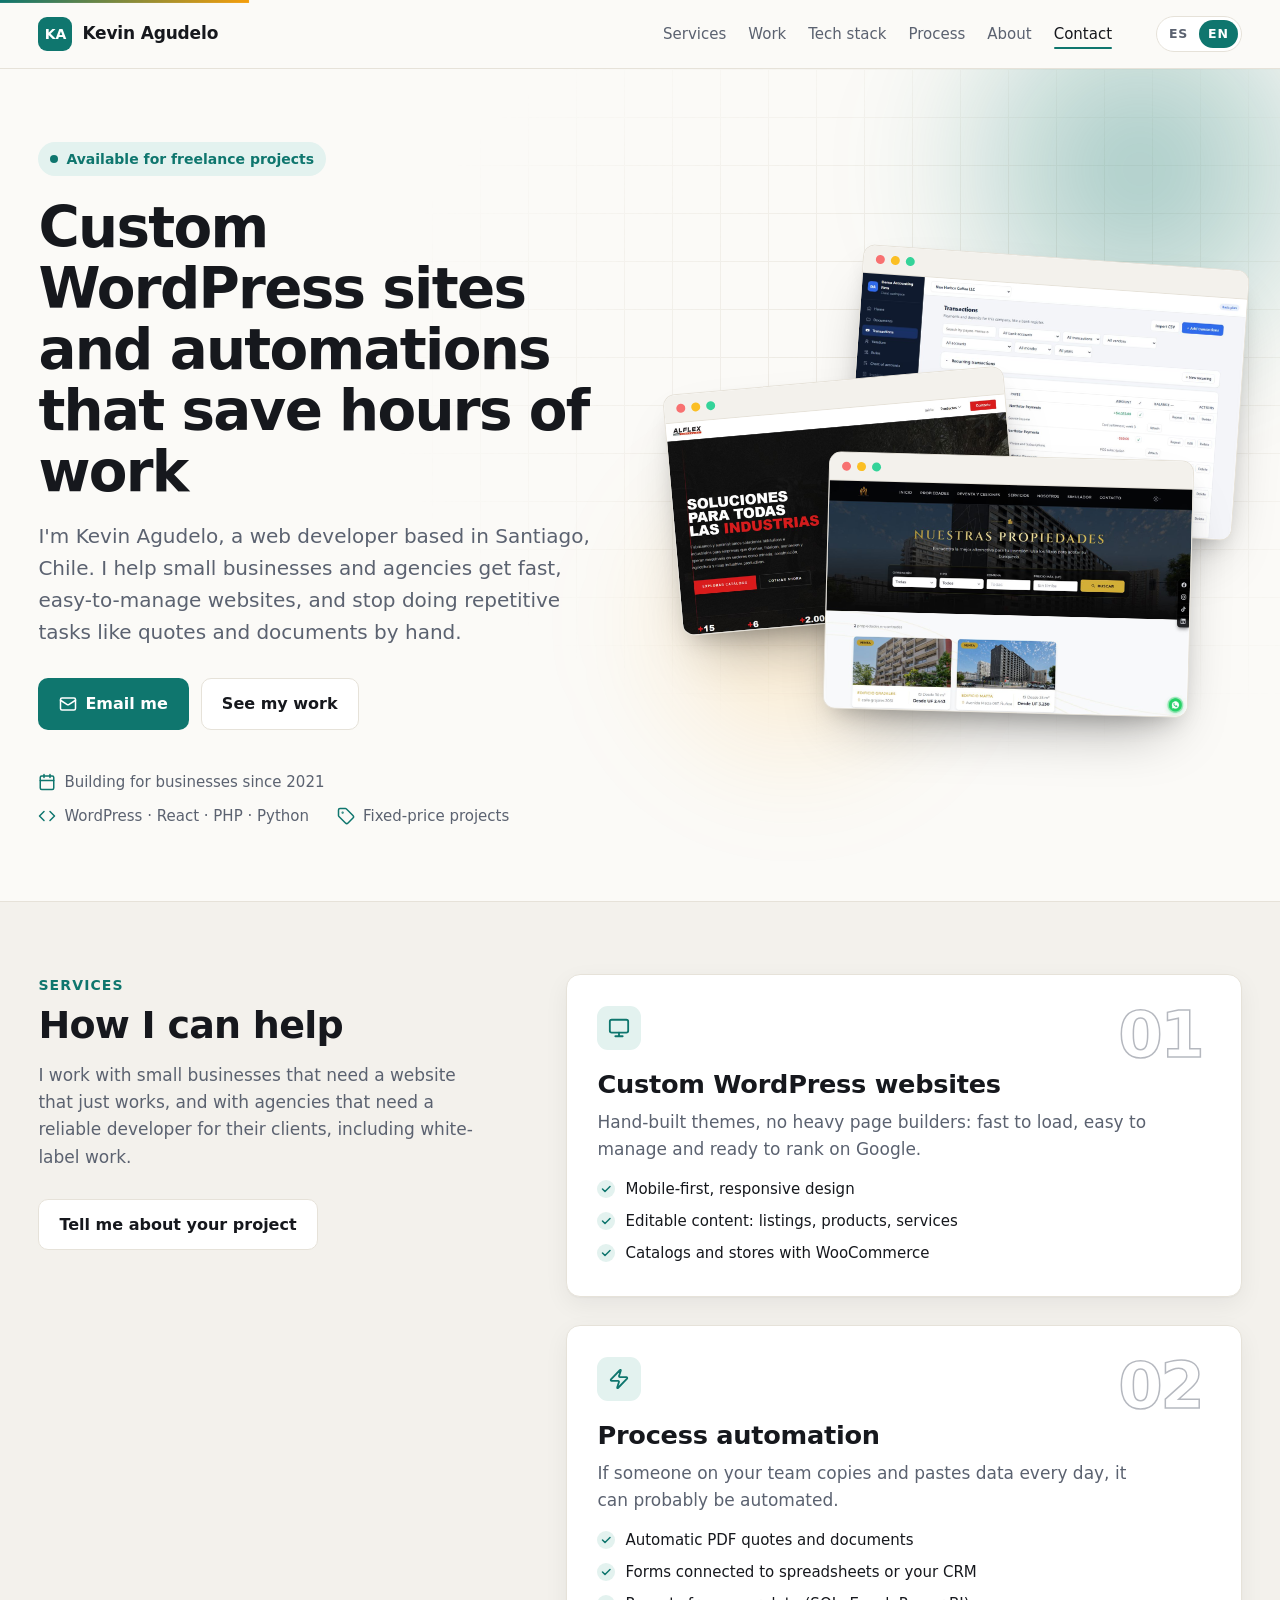
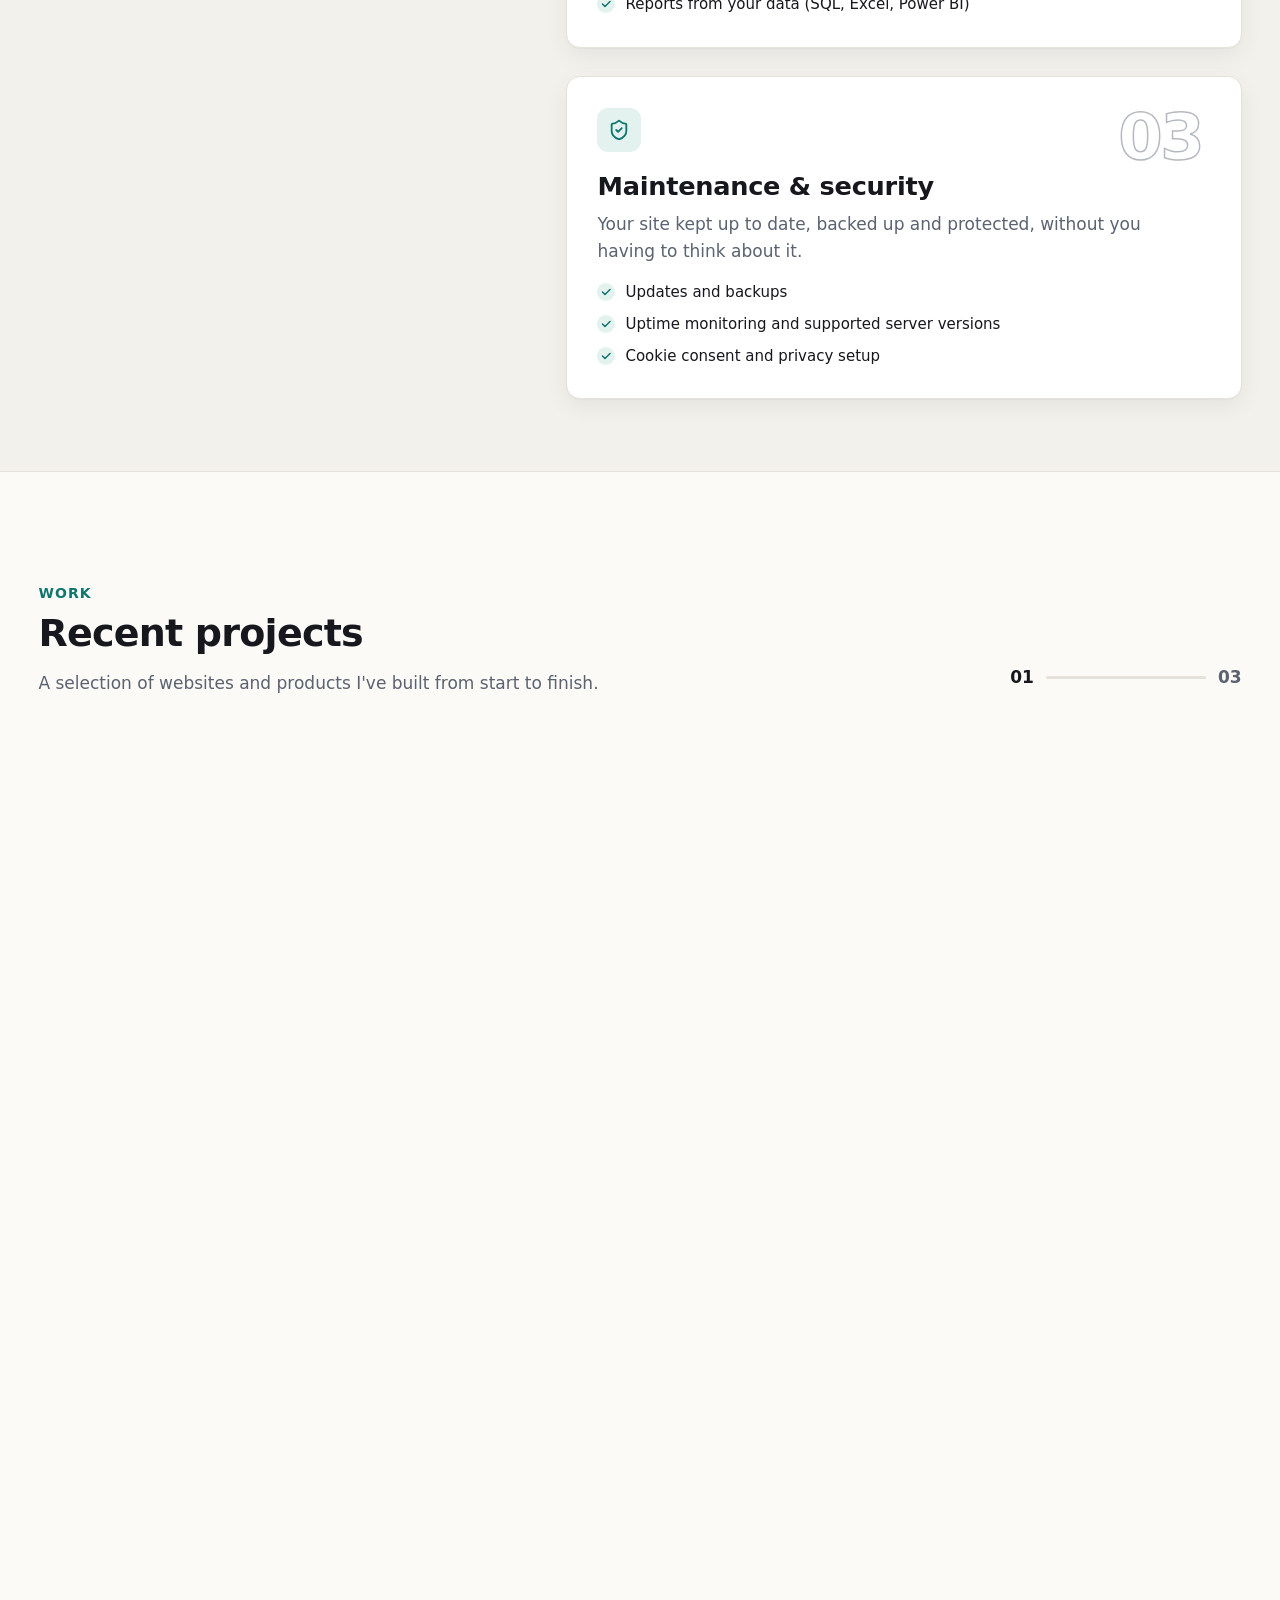
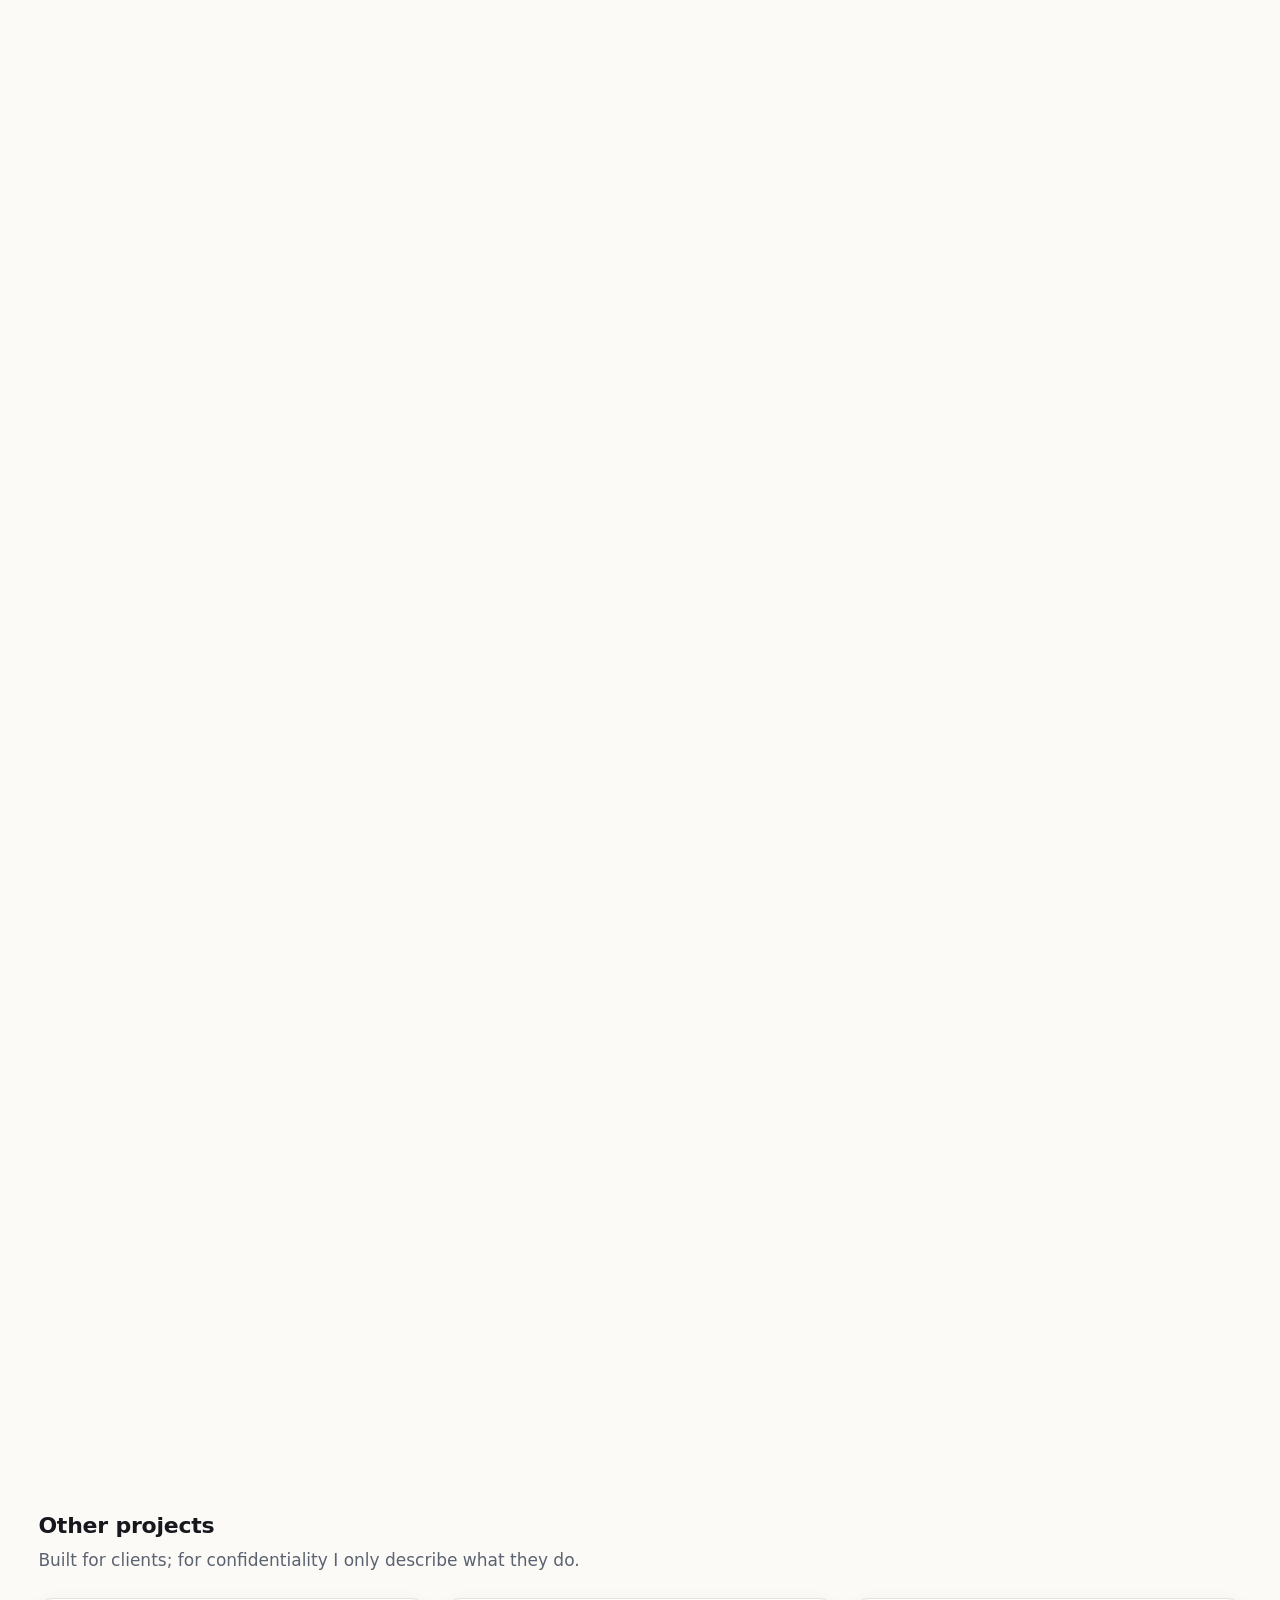
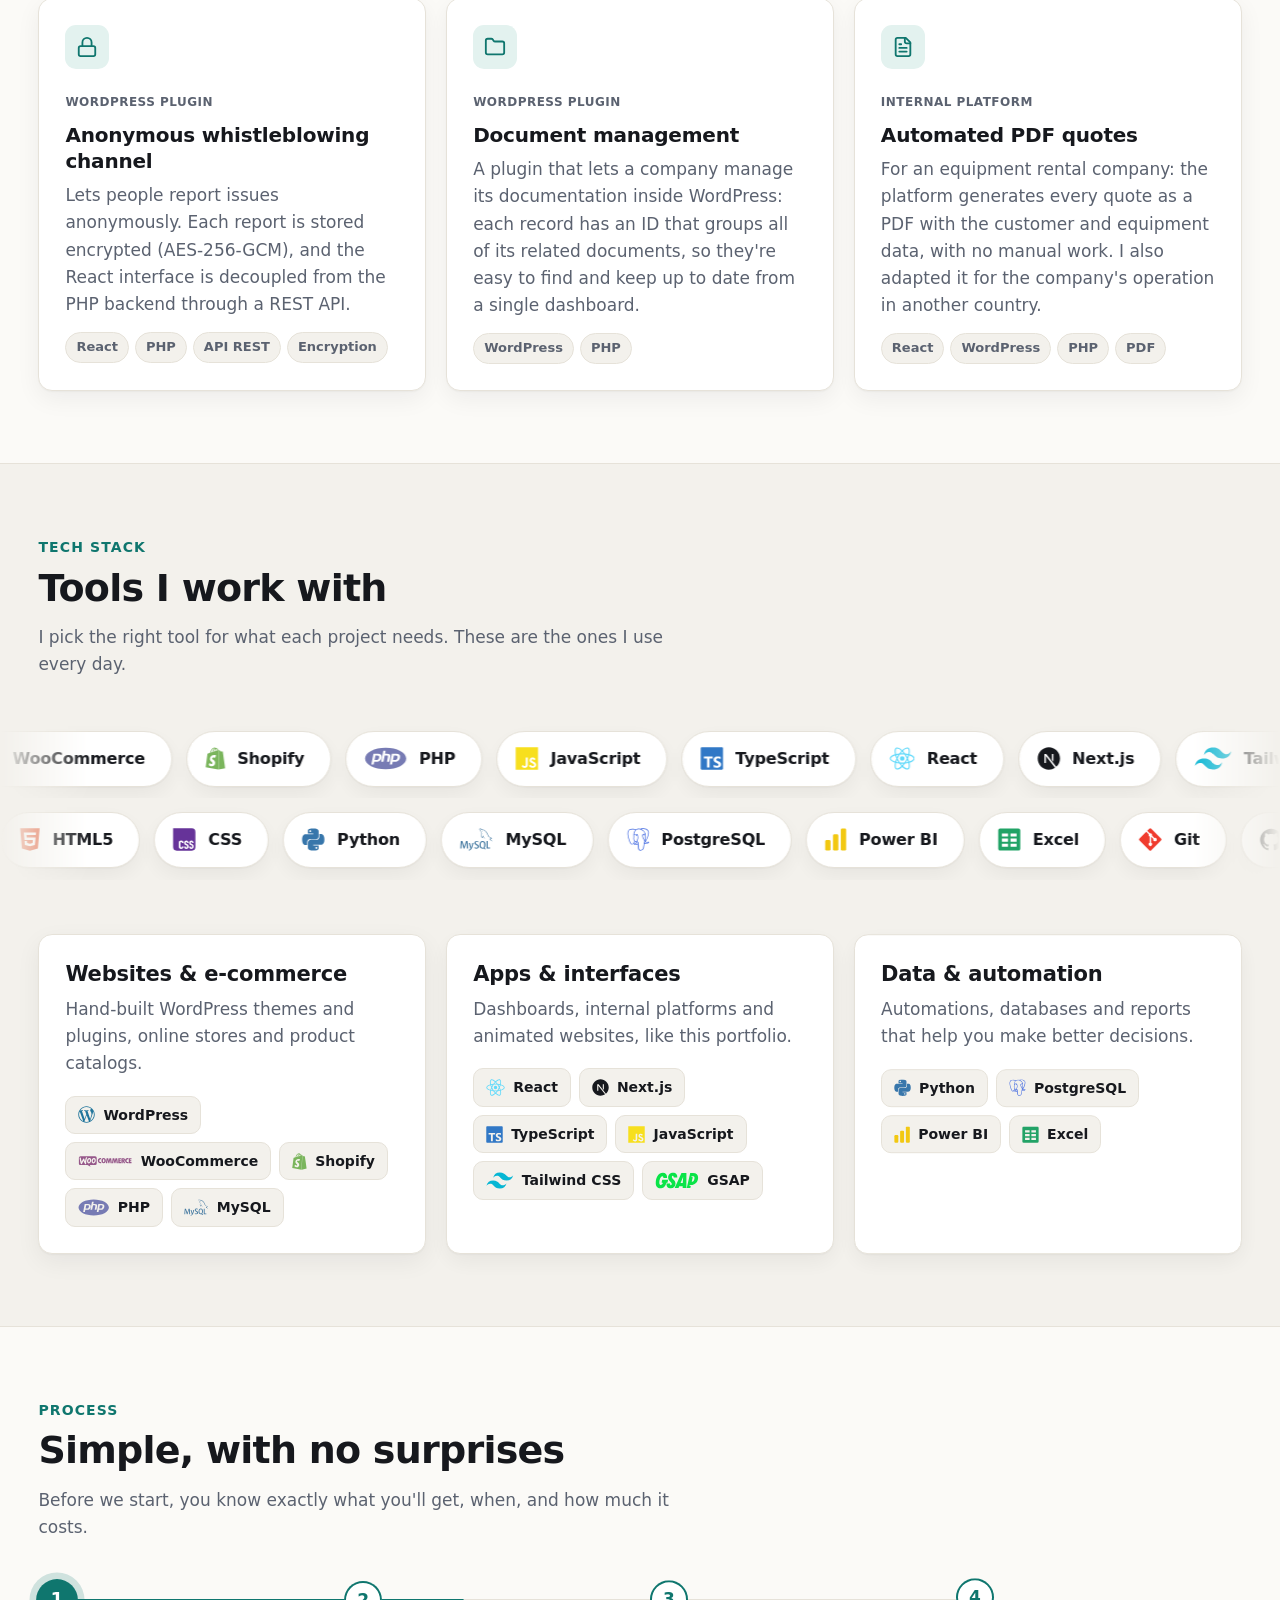
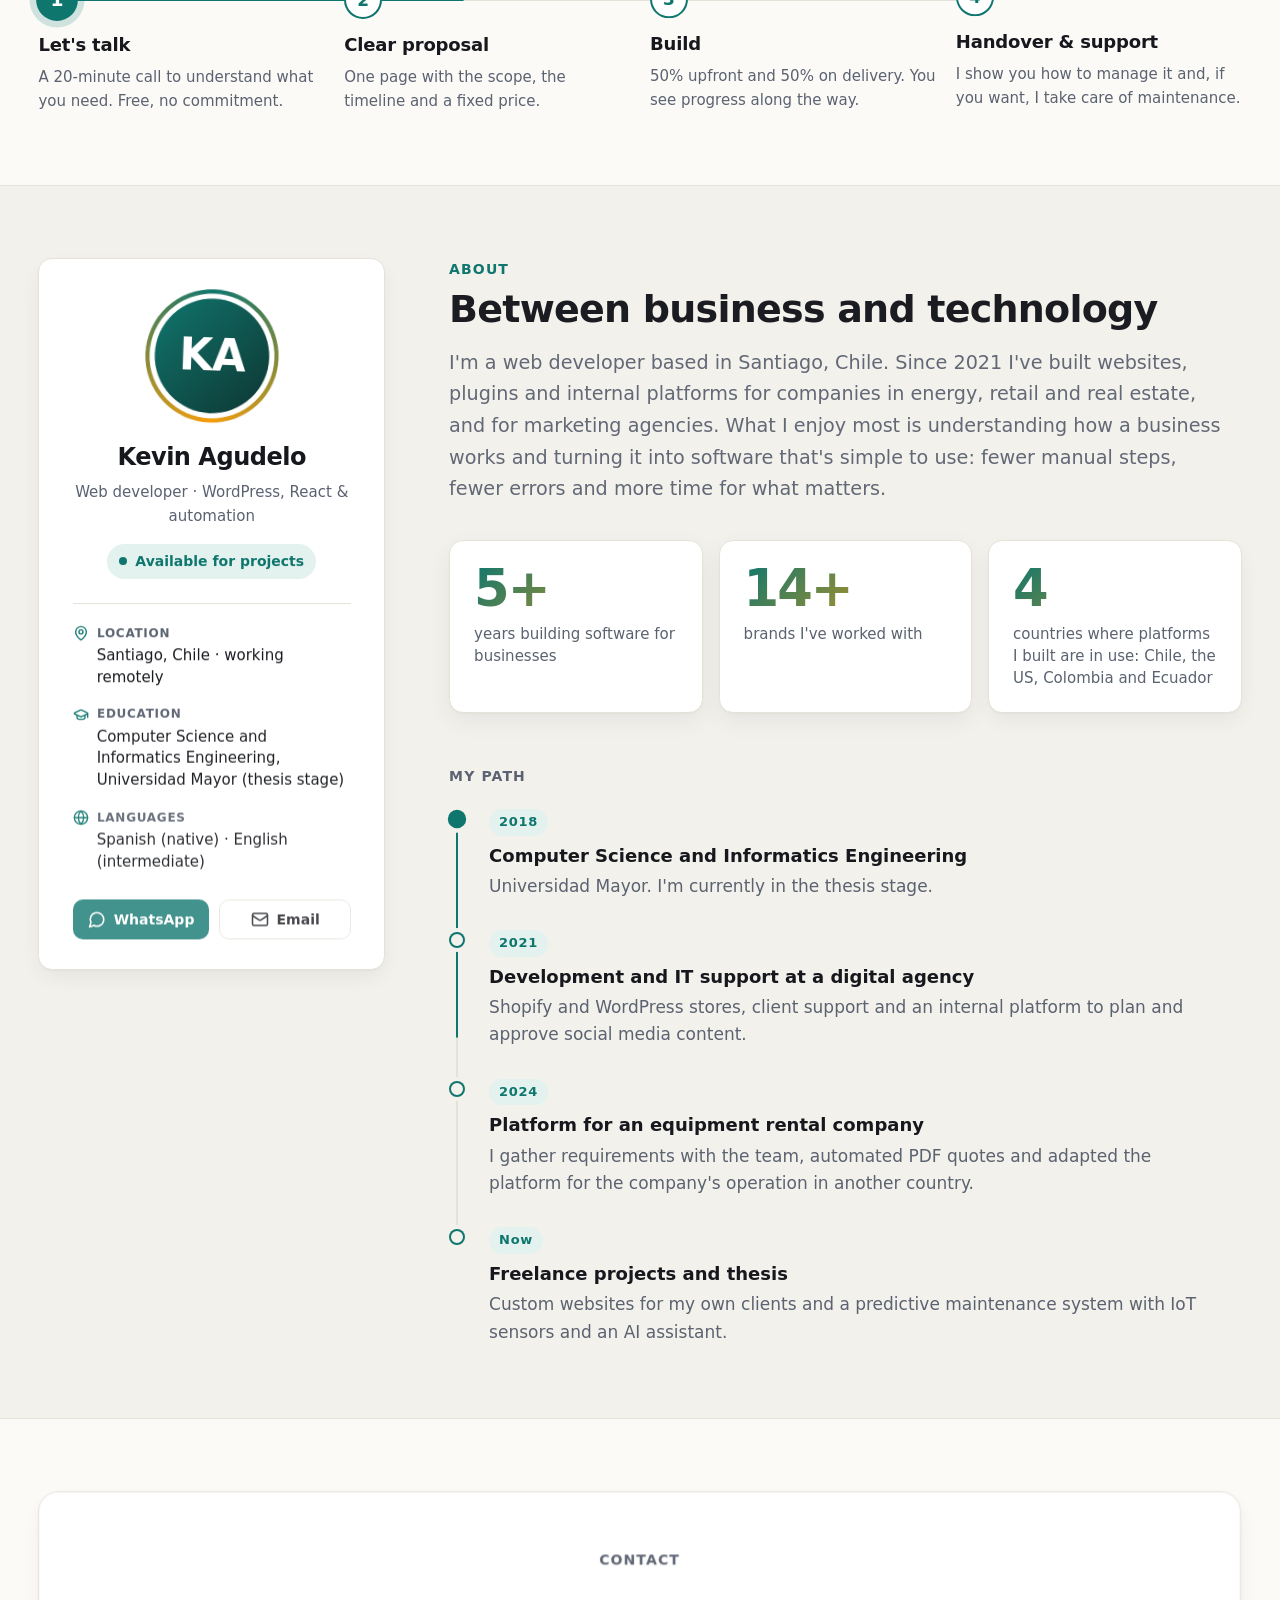
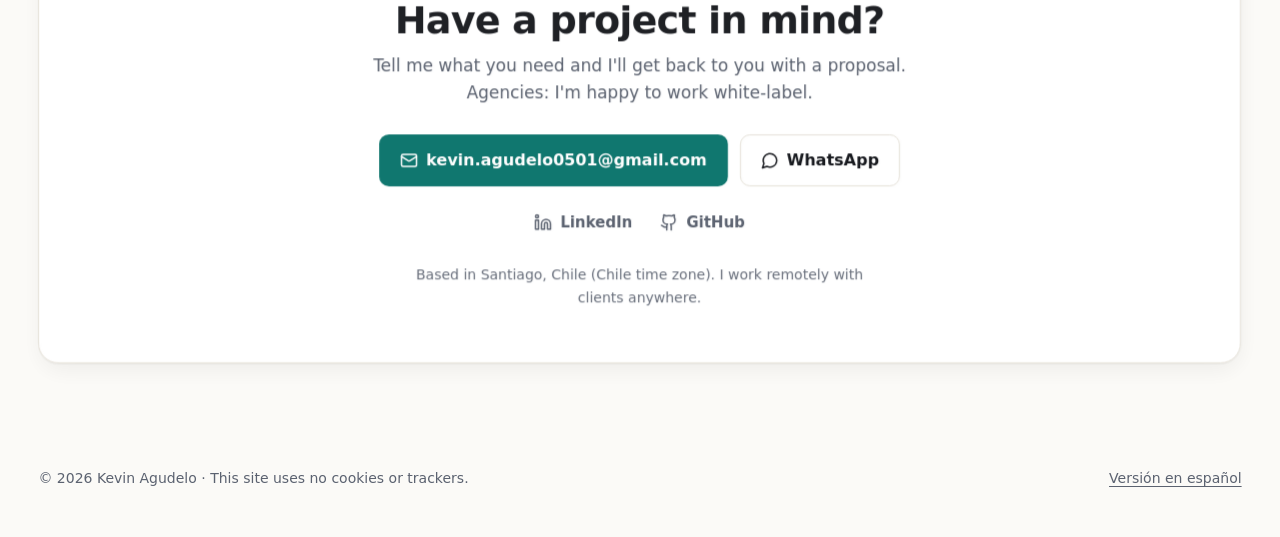
<file: en/index.html>
<!doctype html>
<html lang="en">
<head>
  <meta charset="utf-8">
  <meta name="viewport" content="width=device-width, initial-scale=1">
  <title>Kevin Agudelo · WordPress Developer &amp; Automation</title>
  <meta name="description" content="Freelance web developer based in Santiago, Chile. Custom WordPress websites, quote and document automation, and maintenance for small businesses and agencies.">
  <link rel="canonical" href="https://kevin-agudelo.github.io/en/">
  <link rel="alternate" hreflang="es" href="https://kevin-agudelo.github.io/">
  <link rel="alternate" hreflang="en" href="https://kevin-agudelo.github.io/en/">
  <link rel="alternate" hreflang="x-default" href="https://kevin-agudelo.github.io/">
  <meta property="og:type" content="website">
  <meta property="og:title" content="Kevin Agudelo · WordPress Developer &amp; Automation">
  <meta property="og:description" content="Custom WordPress sites and automations that save hours of work.">
  <meta property="og:url" content="https://kevin-agudelo.github.io/en/">
  <meta property="og:image" content="https://kevin-agudelo.github.io/assets/img/mi-capital-urbano.jpg">
  <meta property="og:locale" content="en_US">
  <link rel="icon" href="../assets/img/favicon.svg" type="image/svg+xml">
  <script>
    // Oculta el hero hasta que GSAP lo anime; si en 3 s no partió la animación, se muestra igual.
    document.documentElement.classList.add('js');
    setTimeout(function () { if (!document.documentElement.classList.contains('anim-ready')) document.documentElement.classList.remove('js'); }, 3000);
  </script>
  <link rel="stylesheet" href="../assets/css/styles.css">
  <script type="application/ld+json">
  {"@context":"https://schema.org","@type":"Person","name":"Kevin Agudelo","jobTitle":"Web Developer","url":"https://kevin-agudelo.github.io/en/","address":{"@type":"PostalAddress","addressLocality":"Santiago","addressCountry":"CL"},"knowsAbout":["WordPress","WooCommerce","React","PHP","Process automation"],"sameAs":["https://www.linkedin.com/in/kevin-agudelo/","https://github.com/kevin-agudelo"]}
  </script>
</head>
<body>
  <div class="scroll-progress" aria-hidden="true"></div>
  <svg class="sprite" width="0" height="0" aria-hidden="true" focusable="false">
    <symbol id="i-wordpress" viewBox="-0.4 -0.4 24.8 24.8"><path d="M21.469 6.825c.84 1.537 1.318 3.3 1.318 5.175 0 3.979-2.156 7.456-5.363 9.325l3.295-9.527c.615-1.54.82-2.771.82-3.864 0-.405-.026-.78-.07-1.11m-7.981.105c.647-.03 1.232-.105 1.232-.105.582-.075.514-.93-.067-.899 0 0-1.755.135-2.88.135-1.064 0-2.85-.15-2.85-.15-.585-.03-.661.855-.075.885 0 0 .54.061 1.125.09l1.68 4.605-2.37 7.08L5.354 6.9c.649-.03 1.234-.1 1.234-.1.585-.075.516-.93-.065-.896 0 0-1.746.138-2.874.138-.2 0-.438-.008-.69-.015C4.911 3.15 8.235 1.215 12 1.215c2.809 0 5.365 1.072 7.286 2.833-.046-.003-.091-.009-.141-.009-1.06 0-1.812.923-1.812 1.914 0 .89.513 1.643 1.06 2.531.411.72.89 1.643.89 2.977 0 .915-.354 1.994-.821 3.479l-1.075 3.585-3.9-11.61.001.014zM12 22.784c-1.059 0-2.081-.153-3.048-.437l3.237-9.406 3.315 9.087c.024.053.05.101.078.149-1.12.393-2.325.609-3.582.609M1.211 12c0-1.564.336-3.05.935-4.39L7.29 21.709C3.694 19.96 1.212 16.271 1.211 12M12 0C5.385 0 0 5.385 0 12s5.385 12 12 12 12-5.385 12-12S18.615 0 12 0"/></symbol>
    <symbol id="i-woocommerce" viewBox="-0.4 9.18 24.8 5.64"><path d="M.754 9.58a.754.754 0 00-.754.758v2.525c0 .42.339.758.758.758h3.135l1.431.799-.326-.799h2.373a.757.757 0 00.758-.758v-2.525a.757.757 0 00-.758-.758H.754zm2.709.445h.03c.065.001.124.023.179.067a.26.26 0 01.103.19.29.29 0 01-.033.16c-.13.239-.236.64-.322 1.199-.083.541-.114.965-.094 1.267a.392.392 0 01-.039.219.213.213 0 01-.176.12c-.086.006-.177-.034-.263-.124-.31-.316-.555-.788-.735-1.416-.216.425-.375.744-.478.957-.196.376-.363.568-.502.578-.09.007-.166-.069-.233-.228-.17-.436-.352-1.277-.548-2.524a.297.297 0 01.054-.222c.047-.064.116-.095.21-.102.169-.013.265.065.288.238.103.695.217 1.284.336 1.766l.727-1.387c.066-.126.15-.192.25-.199.146-.01.237.083.273.28.083.441.188.817.315 1.136.086-.844.233-1.453.44-1.828a.255.255 0 01.218-.147zm1.293.36c.056 0 .116.006.18.02.232.05.411.177.53.386.107.18.161.395.161.654 0 .343-.087.654-.26.94-.2.332-.459.5-.781.5a.88.88 0 01-.18-.022.763.763 0 01-.531-.384 1.287 1.287 0 01-.158-.659c0-.342.085-.655.258-.937.202-.333.462-.498.78-.498zm2.084 0c.056 0 .116.006.18.02.236.05.411.177.53.386.107.18.16.395.16.654 0 .343-.086.654-.259.94-.2.332-.459.5-.781.5a.88.88 0 01-.18-.022.763.763 0 01-.531-.384 1.287 1.287 0 01-.16-.659c0-.342.087-.655.26-.937.202-.333.462-.498.78-.498zm4.437.047c-.305 0-.546.102-.718.304-.173.203-.256.49-.256.856 0 .395.086.697.256.906.17.21.418.316.744.316.315 0 .559-.107.728-.316.17-.21.256-.504.256-.883s-.087-.673-.26-.879c-.176-.202-.424-.304-.75-.304zm-1.466.002a1.13 1.13 0 00-.84.326c-.223.22-.332.499-.332.838 0 .362.108.658.328.88.22.223.505.336.861.336.103 0 .22-.016.346-.052v-.54c-.117.034-.216.051-.303.051a.545.545 0 01-.422-.177c-.106-.12-.16-.278-.16-.48 0-.19.053-.348.156-.468a.498.498 0 01.397-.181c.103 0 .212.015.332.049v-.537a1.394 1.394 0 00-.363-.045zm12.414 0a1.135 1.135 0 00-.84.326c-.223.22-.332.499-.332.838 0 .362.108.658.328.88.22.223.506.336.861.336.103 0 .22-.016.346-.052v-.54c-.116.034-.216.051-.303.051a.545.545 0 01-.422-.177c-.106-.12-.16-.278-.16-.48 0-.19.053-.348.156-.468a.498.498 0 01.397-.181c.103 0 .212.015.332.049v-.537a1.394 1.394 0 00-.363-.045zm-9.598.06l-.29 2.264h.579l.156-1.559.395 1.559h.412l.379-1.555.164 1.555h.603l-.304-2.264h-.791l-.12.508c-.03.13-.06.264-.087.4l-.067.352a29.97 29.97 0 00-.258-1.26h-.771zm2.768 0l-.29 2.264h.579l.156-1.559.396 1.559h.412l.375-1.555.165 1.555h.603l-.305-2.264h-.789l-.119.508c-.03.13-.06.264-.086.4l-.066.352c-.063-.352-.15-.771-.26-1.26h-.771zm3.988 0v2.264h.611v-1.031h.012l.494 1.03h.645l-.489-1.019a.61.61 0 00.37-.552.598.598 0 00-.25-.506c-.167-.123-.394-.186-.68-.186h-.713zm3.377 0v2.264H24v-.483h-.63v-.414h.54v-.468h-.54v-.416h.626v-.483H22.76zm-4.793.004v2.264h1.24v-.483h-.627v-.416h.541v-.468h-.54v-.415h.622v-.482h-1.236zm2.025.432c.146.003.25.025.313.072.063.046.091.12.091.227 0 .156-.135.236-.404.24v-.54zm-15.22.011c-.104 0-.205.069-.301.211a1.078 1.078 0 00-.2.639c0 .096.02.2.06.303.049.13.117.198.196.215.083.016.173-.02.27-.106.123-.11.205-.273.252-.492.016-.077.023-.16.023-.246 0-.097-.02-.2-.06-.303-.05-.13-.116-.198-.196-.215a.246.246 0 00-.045-.006zm2.083 0c-.103 0-.204.069-.3.211a1.078 1.078 0 00-.2.639c0 .096.02.2.06.303.049.13.117.198.196.215.083.016.173-.02.27-.106.123-.11.205-.273.252-.492.013-.077.023-.16.023-.246 0-.097-.02-.2-.06-.303-.05-.13-.116-.198-.196-.215a.246.246 0 00-.045-.006zm4.428.006c.233 0 .354.218.354.66-.004.273-.038.46-.098.553a.293.293 0 01-.262.139.266.266 0 01-.242-.139c-.056-.093-.084-.28-.084-.562 0-.436.11-.65.332-.65Z"/></symbol>
    <symbol id="i-shopify" viewBox="1.05 -0.4 21.9 24.8"><path d="M15.337 23.979l7.216-1.561s-2.604-17.613-2.625-17.73c-.018-.116-.114-.192-.211-.192s-1.929-.136-1.929-.136-1.275-1.274-1.439-1.411c-.045-.037-.075-.057-.121-.074l-.914 21.104h.023zM11.71 11.305s-.81-.424-1.774-.424c-1.447 0-1.504.906-1.504 1.141 0 1.232 3.24 1.715 3.24 4.629 0 2.295-1.44 3.76-3.406 3.76-2.354 0-3.54-1.465-3.54-1.465l.646-2.086s1.245 1.066 2.28 1.066c.675 0 .975-.545.975-.932 0-1.619-2.654-1.694-2.654-4.359-.034-2.237 1.571-4.416 4.827-4.416 1.257 0 1.875.361 1.875.361l-.945 2.715-.02.01zM11.17.83c.136 0 .271.038.405.135-.984.465-2.064 1.639-2.508 3.992-.656.213-1.293.405-1.889.578C7.697 3.75 8.951.84 11.17.84V.83zm1.235 2.949v.135c-.754.232-1.583.484-2.394.736.466-1.777 1.333-2.645 2.085-2.971.193.501.309 1.176.309 2.1zm.539-2.234c.694.074 1.141.867 1.429 1.755-.349.114-.735.231-1.158.366v-.252c0-.752-.096-1.371-.271-1.871v.002zm2.992 1.289c-.02 0-.06.021-.078.021s-.289.075-.714.21c-.423-1.233-1.176-2.37-2.508-2.37h-.115C12.135.209 11.669 0 11.265 0 8.159 0 6.675 3.877 6.21 5.846c-1.194.365-2.063.636-2.16.674-.675.213-.694.232-.772.87-.075.462-1.83 14.063-1.83 14.063L15.009 24l.927-21.166z"/></symbol>
    <symbol id="i-php" viewBox="-0.4 5.29 24.8 13.43"><path d="M7.01 10.207h-.944l-.515 2.648h.838c.556 0 .97-.105 1.242-.314.272-.21.455-.559.55-1.049.092-.47.05-.802-.124-.995-.175-.193-.523-.29-1.047-.29zM12 5.688C5.373 5.688 0 8.514 0 12s5.373 6.313 12 6.313S24 15.486 24 12c0-3.486-5.373-6.312-12-6.312zm-3.26 7.451c-.261.25-.575.438-.917.551-.336.108-.765.164-1.285.164H5.357l-.327 1.681H3.652l1.23-6.326h2.65c.797 0 1.378.209 1.744.628.366.418.476 1.002.33 1.752a2.836 2.836 0 0 1-.305.847c-.143.255-.33.49-.561.703zm4.024.715l.543-2.799c.063-.318.039-.536-.068-.651-.107-.116-.336-.174-.687-.174H11.46l-.704 3.625H9.388l1.23-6.327h1.367l-.327 1.682h1.218c.767 0 1.295.134 1.586.401s.378.7.263 1.299l-.572 2.944h-1.389zm7.597-2.265a2.782 2.782 0 0 1-.305.847c-.143.255-.33.49-.561.703a2.44 2.44 0 0 1-.917.551c-.336.108-.765.164-1.286.164h-1.18l-.327 1.682h-1.378l1.23-6.326h2.649c.797 0 1.378.209 1.744.628.366.417.477 1.001.331 1.751zM17.766 10.207h-.943l-.516 2.648h.838c.557 0 .971-.105 1.242-.314.272-.21.455-.559.551-1.049.092-.47.049-.802-.125-.995s-.524-.29-1.047-.29z"/></symbol>
    <symbol id="i-javascript" viewBox="-0.4 -0.4 24.8 24.8"><path d="M0 0h24v24H0V0zm22.034 18.276c-.175-1.095-.888-2.015-3.003-2.873-.736-.345-1.554-.585-1.797-1.14-.091-.33-.105-.51-.046-.705.15-.646.915-.84 1.515-.66.39.12.75.42.976.9 1.034-.676 1.034-.676 1.755-1.125-.27-.42-.404-.601-.586-.78-.63-.705-1.469-1.065-2.834-1.034l-.705.089c-.676.165-1.32.525-1.71 1.005-1.14 1.291-.811 3.541.569 4.471 1.365 1.02 3.361 1.244 3.616 2.205.24 1.17-.87 1.545-1.966 1.41-.811-.18-1.26-.586-1.755-1.336l-1.83 1.051c.21.48.45.689.81 1.109 1.74 1.756 6.09 1.666 6.871-1.004.029-.09.24-.705.074-1.65l.046.067zm-8.983-7.245h-2.248c0 1.938-.009 3.864-.009 5.805 0 1.232.063 2.363-.138 2.711-.33.689-1.18.601-1.566.48-.396-.196-.597-.466-.83-.855-.063-.105-.11-.196-.127-.196l-1.825 1.125c.305.63.75 1.172 1.324 1.517.855.51 2.004.675 3.207.405.783-.226 1.458-.691 1.811-1.411.51-.93.402-2.07.397-3.346.012-2.054 0-4.109 0-6.179l.004-.056z"/></symbol>
    <symbol id="i-typescript" viewBox="-0.4 -0.4 24.8 24.8"><path d="M1.125 0C.502 0 0 .502 0 1.125v21.75C0 23.498.502 24 1.125 24h21.75c.623 0 1.125-.502 1.125-1.125V1.125C24 .502 23.498 0 22.875 0zm17.363 9.75c.612 0 1.154.037 1.627.111a6.38 6.38 0 0 1 1.306.34v2.458a3.95 3.95 0 0 0-.643-.361 5.093 5.093 0 0 0-.717-.26 5.453 5.453 0 0 0-1.426-.2c-.3 0-.573.028-.819.086a2.1 2.1 0 0 0-.623.242c-.17.104-.3.229-.393.374a.888.888 0 0 0-.14.49c0 .196.053.373.156.529.104.156.252.304.443.444s.423.276.696.41c.273.135.582.274.926.416.47.197.892.407 1.266.628.374.222.695.473.963.753.268.279.472.598.614.957.142.359.214.776.214 1.253 0 .657-.125 1.21-.373 1.656a3.033 3.033 0 0 1-1.012 1.085 4.38 4.38 0 0 1-1.487.596c-.566.12-1.163.18-1.79.18a9.916 9.916 0 0 1-1.84-.164 5.544 5.544 0 0 1-1.512-.493v-2.63a5.033 5.033 0 0 0 3.237 1.2c.333 0 .624-.03.872-.09.249-.06.456-.144.623-.25.166-.108.29-.234.373-.38a1.023 1.023 0 0 0-.074-1.089 2.12 2.12 0 0 0-.537-.5 5.597 5.597 0 0 0-.807-.444 27.72 27.72 0 0 0-1.007-.436c-.918-.383-1.602-.852-2.053-1.405-.45-.553-.676-1.222-.676-2.005 0-.614.123-1.141.369-1.582.246-.441.58-.804 1.004-1.089a4.494 4.494 0 0 1 1.47-.629 7.536 7.536 0 0 1 1.77-.201zm-15.113.188h9.563v2.166H9.506v9.646H6.789v-9.646H3.375z"/></symbol>
    <symbol id="i-react" viewBox="-0.4 0.91 24.8 22.18"><path d="M14.23 12.004a2.236 2.236 0 0 1-2.235 2.236 2.236 2.236 0 0 1-2.236-2.236 2.236 2.236 0 0 1 2.235-2.236 2.236 2.236 0 0 1 2.236 2.236zm2.648-10.69c-1.346 0-3.107.96-4.888 2.622-1.78-1.653-3.542-2.602-4.887-2.602-.41 0-.783.093-1.106.278-1.375.793-1.683 3.264-.973 6.365C1.98 8.917 0 10.42 0 12.004c0 1.59 1.99 3.097 5.043 4.03-.704 3.113-.39 5.588.988 6.38.32.187.69.275 1.102.275 1.345 0 3.107-.96 4.888-2.624 1.78 1.654 3.542 2.603 4.887 2.603.41 0 .783-.09 1.106-.275 1.374-.792 1.683-3.263.973-6.365C22.02 15.096 24 13.59 24 12.004c0-1.59-1.99-3.097-5.043-4.032.704-3.11.39-5.587-.988-6.38-.318-.184-.688-.277-1.092-.278zm-.005 1.09v.006c.225 0 .406.044.558.127.666.382.955 1.835.73 3.704-.054.46-.142.945-.25 1.44-.96-.236-2.006-.417-3.107-.534-.66-.905-1.345-1.727-2.035-2.447 1.592-1.48 3.087-2.292 4.105-2.295zm-9.77.02c1.012 0 2.514.808 4.11 2.28-.686.72-1.37 1.537-2.02 2.442-1.107.117-2.154.298-3.113.538-.112-.49-.195-.964-.254-1.42-.23-1.868.054-3.32.714-3.707.19-.09.4-.127.563-.132zm4.882 3.05c.455.468.91.992 1.36 1.564-.44-.02-.89-.034-1.345-.034-.46 0-.915.01-1.36.034.44-.572.895-1.096 1.345-1.565zM12 8.1c.74 0 1.477.034 2.202.093.406.582.802 1.203 1.183 1.86.372.64.71 1.29 1.018 1.946-.308.655-.646 1.31-1.013 1.95-.38.66-.773 1.288-1.18 1.87-.728.063-1.466.098-2.21.098-.74 0-1.477-.035-2.202-.093-.406-.582-.802-1.204-1.183-1.86-.372-.64-.71-1.29-1.018-1.946.303-.657.646-1.313 1.013-1.954.38-.66.773-1.286 1.18-1.868.728-.064 1.466-.098 2.21-.098zm-3.635.254c-.24.377-.48.763-.704 1.16-.225.39-.435.782-.635 1.174-.265-.656-.49-1.31-.676-1.947.64-.15 1.315-.283 2.015-.386zm7.26 0c.695.103 1.365.23 2.006.387-.18.632-.405 1.282-.66 1.933-.2-.39-.41-.783-.64-1.174-.225-.392-.465-.774-.705-1.146zm3.063.675c.484.15.944.317 1.375.498 1.732.74 2.852 1.708 2.852 2.476-.005.768-1.125 1.74-2.857 2.475-.42.18-.88.342-1.355.493-.28-.958-.646-1.956-1.1-2.98.45-1.017.81-2.01 1.085-2.964zm-13.395.004c.278.96.645 1.957 1.1 2.98-.45 1.017-.812 2.01-1.086 2.964-.484-.15-.944-.318-1.37-.5-1.732-.737-2.852-1.706-2.852-2.474 0-.768 1.12-1.742 2.852-2.476.42-.18.88-.342 1.356-.494zm11.678 4.28c.265.657.49 1.312.676 1.948-.64.157-1.316.29-2.016.39.24-.375.48-.762.705-1.158.225-.39.435-.788.636-1.18zm-9.945.02c.2.392.41.783.64 1.175.23.39.465.772.705 1.143-.695-.102-1.365-.23-2.006-.386.18-.63.406-1.282.66-1.933zM17.92 16.32c.112.493.2.968.254 1.423.23 1.868-.054 3.32-.714 3.708-.147.09-.338.128-.563.128-1.012 0-2.514-.807-4.11-2.28.686-.72 1.37-1.536 2.02-2.44 1.107-.118 2.154-.3 3.113-.54zm-11.83.01c.96.234 2.006.415 3.107.532.66.905 1.345 1.727 2.035 2.446-1.595 1.483-3.092 2.295-4.11 2.295-.22-.005-.406-.05-.553-.132-.666-.38-.955-1.834-.73-3.703.054-.46.142-.944.25-1.438zm4.56.64c.44.02.89.034 1.345.034.46 0 .915-.01 1.36-.034-.44.572-.895 1.095-1.345 1.565-.455-.47-.91-.993-1.36-1.565z"/></symbol>
    <symbol id="i-nextdotjs" viewBox="-0.4 -0.4 24.8 24.8"><path d="M18.665 21.978C16.758 23.255 14.465 24 12 24 5.377 24 0 18.623 0 12S5.377 0 12 0s12 5.377 12 12c0 3.583-1.574 6.801-4.067 9.001L9.219 7.2H7.2v9.596h1.615V9.251l9.85 12.727Zm-3.332-8.533 1.6 2.061V7.2h-1.6v6.245Z"/></symbol>
    <symbol id="i-tailwindcss" viewBox="-0.4 4.4 24.8 15.2"><path d="M12.001,4.8c-3.2,0-5.2,1.6-6,4.8c1.2-1.6,2.6-2.2,4.2-1.8c0.913,0.228,1.565,0.89,2.288,1.624 C13.666,10.618,15.027,12,18.001,12c3.2,0,5.2-1.6,6-4.8c-1.2,1.6-2.6,2.2-4.2,1.8c-0.913-0.228-1.565-0.89-2.288-1.624 C16.337,6.182,14.976,4.8,12.001,4.8z M6.001,12c-3.2,0-5.2,1.6-6,4.8c1.2-1.6,2.6-2.2,4.2-1.8c0.913,0.228,1.565,0.89,2.288,1.624 c1.177,1.194,2.538,2.576,5.512,2.576c3.2,0,5.2-1.6,6-4.8c-1.2,1.6-2.6,2.2-4.2,1.8c-0.913-0.228-1.565-0.89-2.288-1.624 C10.337,13.382,8.976,12,6.001,12z"/></symbol>
    <symbol id="i-gsap" viewBox="-0.4 7.19 24.8 9.62"><path d="M9.83,7.59C10.647,7.595 11.267,7.828 11.672,8.282C12.055,8.713 12.239,9.336 12.219,10.132L12.205,10.193C12.197,10.211 12.185,10.229 12.17,10.243C12.14,10.272 12.099,10.288 12.057,10.288L10.398,10.288C10.29,10.288 10.199,10.2 10.199,10.093C10.199,9.669 10.071,9.435 9.809,9.383L9.689,9.372C9.347,9.372 9.125,9.583 9.119,9.951C9.112,10.361 9.344,10.734 10.004,11.374C10.872,12.19 11.221,12.913 11.204,13.867C11.177,15.411 10.127,16.41 8.531,16.41C7.716,16.41 7.093,16.191 6.678,15.761C6.258,15.324 6.066,14.683 6.106,13.855C6.108,13.813 6.125,13.772 6.155,13.743C6.185,13.714 6.226,13.698 6.267,13.698L7.983,13.698C8.007,13.699 8.03,13.705 8.052,13.715C8.073,13.726 8.092,13.741 8.107,13.76C8.12,13.775 8.129,13.793 8.135,13.813C8.14,13.832 8.141,13.853 8.137,13.873C8.118,14.171 8.171,14.394 8.288,14.518C8.363,14.598 8.469,14.639 8.599,14.639C8.916,14.639 9.102,14.414 9.109,14.024C9.115,13.687 9.007,13.39 8.427,12.792C7.676,12.058 7.003,11.3 7.024,10.108C7.037,9.416 7.311,8.784 7.798,8.327C8.312,7.845 9.014,7.59 9.83,7.59ZM4.047,7.618C4.794,7.612 5.381,7.842 5.789,8.303C6.221,8.79 6.44,9.524 6.441,10.485C6.44,10.527 6.422,10.567 6.392,10.597C6.362,10.626 6.322,10.643 6.28,10.643L4.479,10.643C4.448,10.642 4.417,10.629 4.395,10.607C4.373,10.584 4.361,10.553 4.36,10.522C4.346,9.899 4.172,9.576 3.828,9.538L3.757,9.534C3.067,9.535 2.66,10.472 2.444,10.992C2.142,11.719 1.988,12.507 2.018,13.293C2.033,13.659 2.092,14.173 2.438,14.386C2.746,14.575 3.185,14.45 3.451,14.24C3.716,14.031 3.93,13.669 4.02,13.339C4.033,13.293 4.033,13.258 4.021,13.241C4.015,13.233 4.003,13.229 3.989,13.226L3.485,13.222C3.461,13.222 3.436,13.216 3.414,13.206C3.392,13.196 3.372,13.181 3.356,13.162C3.344,13.148 3.335,13.13 3.331,13.112C3.327,13.093 3.327,13.074 3.331,13.056L3.647,11.682C3.663,11.611 3.726,11.558 3.804,11.548L3.804,11.545L6.839,11.545C6.846,11.545 6.854,11.545 6.86,11.546C6.939,11.556 6.995,11.63 6.994,11.71L6.994,11.714L6.678,13.085C6.661,13.163 6.583,13.22 6.494,13.22L6.113,13.22C6.1,13.22 6.086,13.225 6.075,13.233C6.064,13.241 6.056,13.253 6.052,13.266C5.7,14.46 5.223,15.282 4.594,15.775C4.058,16.195 3.399,16.391 2.517,16.391C1.725,16.391 1.191,16.136 0.738,15.633C0.14,14.967 -0.107,13.879 0.043,12.566C0.313,10.103 1.589,7.618 4.047,7.618ZM21.016,7.75C23.026,7.75 24.03,8.662 23.999,10.461C23.962,12.569 22.678,14.119 20.745,14.477C20.47,14.527 20.191,14.547 19.912,14.545L18.978,14.541C18.963,14.541 18.948,14.547 18.937,14.558C18.926,14.568 18.92,14.583 18.92,14.598C18.92,14.608 18.922,14.618 18.928,14.627C18.933,14.636 18.941,14.643 18.95,14.648L19.744,15.062C19.809,15.096 19.835,15.153 19.82,15.226C19.815,15.249 19.618,16.139 19.613,16.159C19.596,16.237 19.533,16.282 19.442,16.282L17.739,16.282C17.715,16.282 17.69,16.277 17.668,16.267C17.646,16.257 17.626,16.241 17.61,16.223C17.598,16.208 17.589,16.191 17.585,16.173C17.58,16.155 17.581,16.135 17.585,16.116L19.481,7.875C19.5,7.789 19.581,7.751 19.653,7.751L21.016,7.75ZM17.273,7.762C17.292,7.77 17.31,7.781 17.324,7.795C17.338,7.81 17.351,7.828 17.358,7.847C17.366,7.866 17.369,7.886 17.369,7.906L17.358,16.119C17.361,16.138 17.36,16.158 17.355,16.177C17.35,16.196 17.34,16.213 17.328,16.228C17.313,16.245 17.295,16.259 17.274,16.268C17.254,16.277 17.232,16.282 17.21,16.281L15.397,16.281C15.377,16.282 15.356,16.277 15.337,16.27C15.318,16.262 15.3,16.25 15.286,16.236C15.272,16.221 15.26,16.204 15.253,16.185C15.245,16.166 15.241,16.146 15.241,16.125L15.28,15.328C15.282,15.241 15.28,15.217 15.229,15.211L15.161,15.209L13.447,15.209C13.323,15.209 13.314,15.22 13.27,15.334L12.914,16.191C12.882,16.252 12.818,16.281 12.722,16.281L10.927,16.281C10.818,16.281 10.74,16.173 10.781,16.072L14.499,7.873C14.524,7.824 14.562,7.75 14.648,7.75L17.214,7.75C17.234,7.75 17.254,7.754 17.273,7.762ZM15.5,9.985C15.492,9.953 15.466,9.956 15.445,9.998C15.43,10.028 15.416,10.06 15.405,10.091L14.121,13.274C14.114,13.294 14.109,13.31 14.105,13.322C14.104,13.328 14.103,13.335 14.104,13.341C14.105,13.347 14.108,13.353 14.111,13.358C14.115,13.363 14.12,13.367 14.126,13.37C14.131,13.373 14.137,13.376 14.143,13.376L15.215,13.39C15.334,13.38 15.34,13.374 15.352,13.253C15.354,13.21 15.506,10.022 15.5,9.985ZM20.112,9.582C20.097,9.582 20.083,9.588 20.072,9.599C20.061,9.609 20.055,9.624 20.054,9.639C20.054,9.649 20.057,9.659 20.062,9.668C20.068,9.677 20.075,9.685 20.084,9.69C20.097,9.697 20.869,10.104 20.926,10.135C20.968,10.158 20.969,10.198 20.955,10.267C20.948,10.298 20.415,12.642 20.416,12.644C20.419,12.647 20.435,12.655 20.515,12.655L20.551,12.655C21.446,12.619 21.934,11.561 21.952,10.534C21.961,9.979 21.772,9.638 21.429,9.588L21.358,9.582L20.112,9.582Z"/></symbol>
    <symbol id="i-python" viewBox="-0.46 -0.4 24.92 24.8"><path d="M14.25.18l.9.2.73.26.59.3.45.32.34.34.25.34.16.33.1.3.04.26.02.2-.01.13V8.5l-.05.63-.13.55-.21.46-.26.38-.3.31-.33.25-.35.19-.35.14-.33.1-.3.07-.26.04-.21.02H8.77l-.69.05-.59.14-.5.22-.41.27-.33.32-.27.35-.2.36-.15.37-.1.35-.07.32-.04.27-.02.21v3.06H3.17l-.21-.03-.28-.07-.32-.12-.35-.18-.36-.26-.36-.36-.35-.46-.32-.59-.28-.73-.21-.88-.14-1.05-.05-1.23.06-1.22.16-1.04.24-.87.32-.71.36-.57.4-.44.42-.33.42-.24.4-.16.36-.1.32-.05.24-.01h.16l.06.01h8.16v-.83H6.18l-.01-2.75-.02-.37.05-.34.11-.31.17-.28.25-.26.31-.23.38-.2.44-.18.51-.15.58-.12.64-.1.71-.06.77-.04.84-.02 1.27.05zm-6.3 1.98l-.23.33-.08.41.08.41.23.34.33.22.41.09.41-.09.33-.22.23-.34.08-.41-.08-.41-.23-.33-.33-.22-.41-.09-.41.09zm13.09 3.95l.28.06.32.12.35.18.36.27.36.35.35.47.32.59.28.73.21.88.14 1.04.05 1.23-.06 1.23-.16 1.04-.24.86-.32.71-.36.57-.4.45-.42.33-.42.24-.4.16-.36.09-.32.05-.24.02-.16-.01h-8.22v.82h5.84l.01 2.76.02.36-.05.34-.11.31-.17.29-.25.25-.31.24-.38.2-.44.17-.51.15-.58.13-.64.09-.71.07-.77.04-.84.01-1.27-.04-1.07-.14-.9-.2-.73-.25-.59-.3-.45-.33-.34-.34-.25-.34-.16-.33-.1-.3-.04-.25-.02-.2.01-.13v-5.34l.05-.64.13-.54.21-.46.26-.38.3-.32.33-.24.35-.2.35-.14.33-.1.3-.06.26-.04.21-.02.13-.01h5.84l.69-.05.59-.14.5-.21.41-.28.33-.32.27-.35.2-.36.15-.36.1-.35.07-.32.04-.28.02-.21V6.07h2.09l.14.01zm-6.47 14.25l-.23.33-.08.41.08.41.23.33.33.23.41.08.41-.08.33-.23.23-.33.08-.41-.08-.41-.23-.33-.33-.23-.41-.08-.41.08z"/></symbol>
    <symbol id="i-mysql" viewBox="-0.4 3.45 24.8 17.1"><path d="M16.405 5.501c-.115 0-.193.014-.274.033v.013h.014c.054.104.146.18.214.273.054.107.1.214.154.32l.014-.015c.094-.066.14-.172.14-.333-.04-.047-.046-.094-.08-.14-.04-.067-.126-.1-.18-.153zM5.77 18.695h-.927a50.854 50.854 0 00-.27-4.41h-.008l-1.41 4.41H2.45l-1.4-4.41h-.01a72.892 72.892 0 00-.195 4.41H0c.055-1.966.192-3.81.41-5.53h1.15l1.335 4.064h.008l1.347-4.064h1.095c.242 2.015.384 3.86.428 5.53zm4.017-4.08c-.378 2.045-.876 3.533-1.492 4.46-.482.716-1.01 1.073-1.583 1.073-.153 0-.34-.046-.566-.138v-.494c.11.017.24.026.386.026.268 0 .483-.075.647-.222.197-.18.295-.382.295-.605 0-.155-.077-.47-.23-.944L6.23 14.615h.91l.727 2.36c.164.536.233.91.205 1.123.4-1.064.678-2.227.835-3.483zm12.325 4.08h-2.63v-5.53h.885v4.85h1.745zm-3.32.135l-1.016-.5c.09-.076.177-.158.255-.25.433-.506.648-1.258.648-2.253 0-1.83-.718-2.746-2.155-2.746-.704 0-1.254.232-1.65.697-.43.508-.646 1.256-.646 2.245 0 .972.19 1.686.574 2.14.35.41.877.615 1.583.615.264 0 .506-.033.725-.098l1.325.772.36-.622zM15.5 17.588c-.225-.36-.337-.94-.337-1.736 0-1.393.424-2.09 1.27-2.09.443 0 .77.167.977.5.224.362.336.936.336 1.723 0 1.404-.424 2.108-1.27 2.108-.445 0-.77-.167-.978-.5zm-1.658-.425c0 .47-.172.856-.516 1.156-.344.3-.803.45-1.384.45-.543 0-1.064-.172-1.573-.515l.237-.476c.438.22.833.328 1.19.328.332 0 .593-.073.783-.22a.754.754 0 00.3-.615c0-.33-.23-.61-.648-.845-.388-.213-1.163-.657-1.163-.657-.422-.307-.632-.636-.632-1.177 0-.45.157-.81.47-1.085.315-.278.72-.415 1.22-.415.512 0 .98.136 1.4.41l-.213.476a2.726 2.726 0 00-1.064-.23c-.283 0-.502.068-.654.206a.685.685 0 00-.248.524c0 .328.234.61.666.85.393.215 1.187.67 1.187.67.433.305.648.63.648 1.168zm9.382-5.852c-.535-.014-.95.04-1.297.188-.1.04-.26.04-.274.167.055.053.063.14.11.214.08.134.218.313.346.407.14.11.28.216.427.31.26.16.555.255.81.416.145.094.293.213.44.313.073.05.12.14.214.172v-.02c-.046-.06-.06-.147-.105-.214-.067-.067-.134-.127-.2-.193a3.223 3.223 0 00-.695-.675c-.214-.146-.682-.35-.77-.595l-.013-.014c.146-.013.32-.066.46-.106.227-.06.435-.047.67-.106.106-.027.213-.06.32-.094v-.06c-.12-.12-.21-.283-.334-.395a8.867 8.867 0 00-1.104-.823c-.21-.134-.476-.22-.697-.334-.08-.04-.214-.06-.26-.127-.12-.146-.19-.34-.275-.514a17.69 17.69 0 01-.547-1.163c-.12-.262-.193-.523-.34-.763-.69-1.137-1.437-1.826-2.586-2.5-.247-.14-.543-.2-.856-.274-.167-.008-.334-.02-.5-.027-.11-.047-.216-.174-.31-.235-.38-.24-1.364-.76-1.644-.072-.18.434.267.862.422 1.082.115.153.26.328.34.5.047.116.06.235.107.356.106.294.207.622.347.897.073.14.153.287.247.413.054.073.146.107.167.227-.094.136-.1.334-.154.5-.24.757-.146 1.693.194 2.25.107.166.362.534.703.393.3-.12.234-.5.32-.835.02-.08.007-.133.048-.187v.015c.094.188.188.367.274.555.206.328.566.668.867.895.16.12.287.328.487.402v-.02h-.015c-.043-.058-.1-.086-.154-.133a3.445 3.445 0 01-.35-.4 8.76 8.76 0 01-.747-1.218c-.11-.21-.202-.436-.29-.643-.04-.08-.04-.2-.107-.24-.1.146-.247.273-.32.453-.127.288-.14.642-.188 1.01-.027.007-.014 0-.027.014-.214-.052-.287-.274-.367-.46-.2-.475-.233-1.238-.06-1.785.047-.14.247-.582.167-.716-.042-.127-.174-.2-.247-.303a2.478 2.478 0 01-.24-.427c-.16-.374-.24-.788-.414-1.162-.08-.173-.22-.354-.334-.513-.127-.18-.267-.307-.368-.52-.033-.073-.08-.194-.027-.274.014-.054.042-.075.094-.09.088-.072.335.022.422.062.247.1.455.194.662.334.094.066.195.193.315.226h.14c.214.047.455.014.655.073.355.114.675.28.962.46a5.953 5.953 0 012.085 2.286c.08.154.115.295.188.455.14.33.313.663.455.982.14.315.275.636.476.897.1.14.502.213.682.286.133.06.34.115.46.188.23.14.454.3.67.454.11.076.443.243.463.378z"/></symbol>
    <symbol id="i-postgresql" viewBox="0.02 -0.4 23.97 24.8"><path d="M23.5594 14.7228a.5269.5269 0 0 0-.0563-.1191c-.139-.2632-.4768-.3418-1.0074-.2321-1.6533.3411-2.2935.1312-2.5256-.0191 1.342-2.0482 2.445-4.522 3.0411-6.8297.2714-1.0507.7982-3.5237.1222-4.7316a1.5641 1.5641 0 0 0-.1509-.235C21.6931.9086 19.8007.0248 17.5099.0005c-1.4947-.0158-2.7705.3461-3.1161.4794a9.449 9.449 0 0 0-.5159-.0816 8.044 8.044 0 0 0-1.3114-.1278c-1.1822-.0184-2.2038.2642-3.0498.8406-.8573-.3211-4.7888-1.645-7.2219.0788C.9359 2.1526.3086 3.8733.4302 6.3043c.0409.818.5069 3.334 1.2423 5.7436.4598 1.5065.9387 2.7019 1.4334 3.582.553.9942 1.1259 1.5933 1.7143 1.7895.4474.1491 1.1327.1441 1.8581-.7279.8012-.9635 1.5903-1.8258 1.9446-2.2069.4351.2355.9064.3625 1.39.3772a.0569.0569 0 0 0 .0004.0041 11.0312 11.0312 0 0 0-.2472.3054c-.3389.4302-.4094.5197-1.5002.7443-.3102.064-1.1344.2339-1.1464.8115-.0025.1224.0329.2309.0919.3268.2269.4231.9216.6097 1.015.6331 1.3345.3335 2.5044.092 3.3714-.6787-.017 2.231.0775 4.4174.3454 5.0874.2212.5529.7618 1.9045 2.4692 1.9043.2505 0 .5263-.0291.8296-.0941 1.7819-.3821 2.5557-1.1696 2.855-2.9059.1503-.8707.4016-2.8753.5388-4.1012.0169-.0703.0357-.1207.057-.1362.0007-.0005.0697-.0471.4272.0307a.3673.3673 0 0 0 .0443.0068l.2539.0223.0149.001c.8468.0384 1.9114-.1426 2.5312-.4308.6438-.2988 1.8057-1.0323 1.5951-1.6698zM2.371 11.8765c-.7435-2.4358-1.1779-4.8851-1.2123-5.5719-.1086-2.1714.4171-3.6829 1.5623-4.4927 1.8367-1.2986 4.8398-.5408 6.108-.13-.0032.0032-.0066.0061-.0098.0094-2.0238 2.044-1.9758 5.536-1.9708 5.7495-.0002.0823.0066.1989.0162.3593.0348.5873.0996 1.6804-.0735 2.9184-.1609 1.1504.1937 2.2764.9728 3.0892.0806.0841.1648.1631.2518.2374-.3468.3714-1.1004 1.1926-1.9025 2.1576-.5677.6825-.9597.5517-1.0886.5087-.3919-.1307-.813-.5871-1.2381-1.3223-.4796-.839-.9635-2.0317-1.4155-3.5126zm6.0072 5.0871c-.1711-.0428-.3271-.1132-.4322-.1772.0889-.0394.2374-.0902.4833-.1409 1.2833-.2641 1.4815-.4506 1.9143-1.0002.0992-.126.2116-.2687.3673-.4426a.3549.3549 0 0 0 .0737-.1298c.1708-.1513.2724-.1099.4369-.0417.156.0646.3078.26.3695.4752.0291.1016.0619.2945-.0452.4444-.9043 1.2658-2.2216 1.2494-3.1676 1.0128zm2.094-3.988-.0525.141c-.133.3566-.2567.6881-.3334 1.003-.6674-.0021-1.3168-.2872-1.8105-.8024-.6279-.6551-.9131-1.5664-.7825-2.5004.1828-1.3079.1153-2.4468.079-3.0586-.005-.0857-.0095-.1607-.0122-.2199.2957-.2621 1.6659-.9962 2.6429-.7724.4459.1022.7176.4057.8305.928.5846 2.7038.0774 3.8307-.3302 4.7363-.084.1866-.1633.3629-.2311.5454zm7.3637 4.5725c-.0169.1768-.0358.376-.0618.5959l-.146.4383a.3547.3547 0 0 0-.0182.1077c-.0059.4747-.054.6489-.115.8693-.0634.2292-.1353.4891-.1794 1.0575-.11 1.4143-.8782 2.2267-2.4172 2.5565-1.5155.3251-1.7843-.4968-2.0212-1.2217a6.5824 6.5824 0 0 0-.0769-.2266c-.2154-.5858-.1911-1.4119-.1574-2.5551.0165-.5612-.0249-1.9013-.3302-2.6462.0044-.2932.0106-.5909.019-.8918a.3529.3529 0 0 0-.0153-.1126 1.4927 1.4927 0 0 0-.0439-.208c-.1226-.4283-.4213-.7866-.7797-.9351-.1424-.059-.4038-.1672-.7178-.0869.067-.276.1831-.5875.309-.9249l.0529-.142c.0595-.16.134-.3257.213-.5012.4265-.9476 1.0106-2.2453.3766-5.1772-.2374-1.0981-1.0304-1.6343-2.2324-1.5098-.7207.0746-1.3799.3654-1.7088.5321a5.6716 5.6716 0 0 0-.1958.1041c.0918-1.1064.4386-3.1741 1.7357-4.4823a4.0306 4.0306 0 0 1 .3033-.276.3532.3532 0 0 0 .1447-.0644c.7524-.5706 1.6945-.8506 2.802-.8325.4091.0067.8017.0339 1.1742.081 1.939.3544 3.2439 1.4468 4.0359 2.3827.8143.9623 1.2552 1.9315 1.4312 2.4543-1.3232-.1346-2.2234.1268-2.6797.779-.9926 1.4189.543 4.1729 1.2811 5.4964.1353.2426.2522.4522.2889.5413.2403.5825.5515.9713.7787 1.2552.0696.087.1372.1714.1885.245-.4008.1155-1.1208.3825-1.0552 1.717-.0123.1563-.0423.4469-.0834.8148-.0461.2077-.0702.4603-.0994.7662zm.8905-1.6211c-.0405-.8316.2691-.9185.5967-1.0105a2.8566 2.8566 0 0 0 .135-.0406 1.202 1.202 0 0 0 .1342.103c.5703.3765 1.5823.4213 3.0068.1344-.2016.1769-.5189.3994-.9533.6011-.4098.1903-1.0957.333-1.7473.3636-.7197.0336-1.0859-.0807-1.1721-.151zm.5695-9.2712c-.0059.3508-.0542.6692-.1054 1.0017-.055.3576-.112.7274-.1264 1.1762-.0142.4368.0404.8909.0932 1.3301.1066.887.216 1.8003-.2075 2.7014a3.5272 3.5272 0 0 1-.1876-.3856c-.0527-.1276-.1669-.3326-.3251-.6162-.6156-1.1041-2.0574-3.6896-1.3193-4.7446.3795-.5427 1.3408-.5661 2.1781-.463zm.2284 7.0137a12.3762 12.3762 0 0 0-.0853-.1074l-.0355-.0444c.7262-1.1995.5842-2.3862.4578-3.4385-.0519-.4318-.1009-.8396-.0885-1.2226.0129-.4061.0666-.7543.1185-1.0911.0639-.415.1288-.8443.1109-1.3505.0134-.0531.0188-.1158.0118-.1902-.0457-.4855-.5999-1.938-1.7294-3.253-.6076-.7073-1.4896-1.4972-2.6889-2.0395.5251-.1066 1.2328-.2035 2.0244-.1859 2.0515.0456 3.6746.8135 4.8242 2.2824a.908.908 0 0 1 .0667.1002c.7231 1.3556-.2762 6.2751-2.9867 10.5405zm-8.8166-6.1162c-.025.1794-.3089.4225-.6211.4225a.5821.5821 0 0 1-.0809-.0056c-.1873-.026-.3765-.144-.5059-.3156-.0458-.0605-.1203-.178-.1055-.2844.0055-.0401.0261-.0985.0925-.1488.1182-.0894.3518-.1226.6096-.0867.3163.0441.6426.1938.6113.4186zm7.9305-.4114c.0111.0792-.049.201-.1531.3102-.0683.0717-.212.1961-.4079.2232a.5456.5456 0 0 1-.075.0052c-.2935 0-.5414-.2344-.5607-.3717-.024-.1765.2641-.3106.5611-.352.297-.0414.6111.0088.6356.1851z"/></symbol>
    <symbol id="i-git" viewBox="-0.4 -0.4 24.8 24.8"><path d="M13.09 23.549a1.54 1.54 0 0 1-2.18 0L.451 13.089a1.54 1.54 0 0 1 0-2.179l7.191-7.19 2.733 2.733a1.85 1.85 0 0 0 .964 2.326v6.66a1.849 1.849 0 1 0 1.54 0V8.957l2.508 2.508a1.85 1.85 0 1 0 1.09-1.09l-2.634-2.634a1.85 1.85 0 0 0-2.378-2.377L8.73 2.63 10.91.451a1.54 1.54 0 0 1 2.179 0l10.459 10.46a1.54 1.54 0 0 1 0 2.179z"/></symbol>
    <symbol id="i-github" viewBox="-0.4 -0.1 24.8 24.21"><path d="M12 .297c-6.63 0-12 5.373-12 12 0 5.303 3.438 9.8 8.205 11.385.6.113.82-.258.82-.577 0-.285-.01-1.04-.015-2.04-3.338.724-4.042-1.61-4.042-1.61C4.422 18.07 3.633 17.7 3.633 17.7c-1.087-.744.084-.729.084-.729 1.205.084 1.838 1.236 1.838 1.236 1.07 1.835 2.809 1.305 3.495.998.108-.776.417-1.305.76-1.605-2.665-.3-5.466-1.332-5.466-5.93 0-1.31.465-2.38 1.235-3.22-.135-.303-.54-1.523.105-3.176 0 0 1.005-.322 3.3 1.23.96-.267 1.98-.399 3-.405 1.02.006 2.04.138 3 .405 2.28-1.552 3.285-1.23 3.285-1.23.645 1.653.24 2.873.12 3.176.765.84 1.23 1.91 1.23 3.22 0 4.61-2.805 5.625-5.475 5.92.42.36.81 1.096.81 2.22 0 1.606-.015 2.896-.015 3.286 0 .315.21.69.825.57C20.565 22.092 24 17.592 24 12.297c0-6.627-5.373-12-12-12"/></symbol>
    <symbol id="i-html5" viewBox="1.1 -0.4 21.8 24.8"><path d="M1.5 0h21l-1.91 21.563L11.977 24l-8.564-2.438L1.5 0zm7.031 9.75l-.232-2.718 10.059.003.23-2.622L5.412 4.41l.698 8.01h9.126l-.326 3.426-2.91.804-2.955-.81-.188-2.11H6.248l.33 4.171L12 19.351l5.379-1.443.744-8.157H8.531z"/></symbol>
    <symbol id="i-css" viewBox="-0.4 -0.4 24.8 24.8"><path d="M0 0v20.16A3.84 3.84 0 0 0 3.84 24h16.32A3.84 3.84 0 0 0 24 20.16V3.84A3.84 3.84 0 0 0 20.16 0Zm14.256 13.08c1.56 0 2.28 1.08 2.304 2.64h-1.608c.024-.288-.048-.6-.144-.84-.096-.192-.288-.264-.552-.264-.456 0-.696.264-.696.84-.024.576.288.888.768 1.08.72.288 1.608.744 1.92 1.296q.432.648.432 1.656c0 1.608-.912 2.592-2.496 2.592-1.656 0-2.4-1.032-2.424-2.688h1.68c0 .792.264 1.176.792 1.176.264 0 .456-.072.552-.24.192-.312.24-1.176-.048-1.512-.312-.408-.912-.6-1.32-.816q-.828-.396-1.224-.936c-.24-.36-.36-.888-.36-1.536 0-1.44.936-2.472 2.424-2.448m5.4 0c1.584 0 2.304 1.08 2.328 2.64h-1.608c0-.288-.048-.6-.168-.84-.096-.192-.264-.264-.528-.264-.48 0-.72.264-.72.84s.288.888.792 1.08c.696.288 1.608.744 1.92 1.296.264.432.408.984.408 1.656.024 1.608-.888 2.592-2.472 2.592-1.68 0-2.424-1.056-2.448-2.688h1.68c0 .744.264 1.176.792 1.176.264 0 .456-.072.552-.24.216-.312.264-1.176-.048-1.512-.288-.408-.888-.6-1.32-.816-.552-.264-.96-.576-1.2-.936s-.36-.888-.36-1.536c-.024-1.44.912-2.472 2.4-2.448m-11.031.018c.711-.006 1.419.198 1.839.63.432.432.672 1.128.648 1.992H9.336c.024-.456-.096-.792-.432-.96-.312-.144-.768-.048-.888.24-.12.264-.192.576-.168.864v3.504c0 .744.264 1.128.768 1.128a.65.65 0 0 0 .552-.264c.168-.24.192-.552.168-.84h1.776c.096 1.632-.984 2.712-2.568 2.688-1.536 0-2.496-.864-2.472-2.472v-4.032c0-.816.24-1.44.696-1.848.432-.408 1.146-.624 1.857-.63"/></symbol>
    <symbol id="i-powerbi" viewBox="2.6 1.6 18.8 19.8"><rect x="3" y="12" width="4.6" height="9" rx="1.2"/><rect x="9.7" y="7" width="4.6" height="14" rx="1.2"/><rect x="16.4" y="2" width="4.6" height="19" rx="1.2"/></symbol>
    <symbol id="i-excel" viewBox="2.6 2.6 18.8 18.8"><path fill-rule="evenodd" d="M4.5 3h15A1.5 1.5 0 0 1 21 4.5v15a1.5 1.5 0 0 1-1.5 1.5h-15A1.5 1.5 0 0 1 3 19.5v-15A1.5 1.5 0 0 1 4.5 3ZM6 7v2.6h5V7H6Zm7 0v2.6h5V7h-5Zm-7 4.2v2.6h5v-2.6H6Zm7 0v2.6h5v-2.6h-5Zm-7 4.2V18h5v-2.6H6Zm7 0V18h5v-2.6h-5Z"/></symbol>
  </svg>
  <a class="skip" href="#content">Skip to content</a>

  <header class="site-header">
    <nav class="container nav" aria-label="Main">
      <a class="brand" href="#home" aria-label="Kevin Agudelo"><span class="brand-mark" aria-hidden="true">KA</span><span class="brand-name">Kevin Agudelo</span></a>
      <button class="menu-toggle" type="button" aria-expanded="false" aria-controls="menu" aria-label="Open menu">
        <svg viewBox="0 0 24 24" fill="none" stroke="currentColor" stroke-width="2" stroke-linecap="round" aria-hidden="true"><path d="M4 6h16M4 12h16M4 18h16"/></svg>
      </button>
      <ul class="nav-links" id="menu">
        <li><a href="#services">Services</a></li>
        <li><a href="#work">Work</a></li>
        <li><a href="#tech">Tech stack</a></li>
        <li><a href="#process">Process</a></li>
        <li><a href="#about">About</a></li>
        <li><a href="#contact">Contact</a></li>
      </ul>
      <div class="lang-switch" role="group" aria-label="Language">
        <a href="../index.html" hreflang="es" lang="es" aria-label="Versión en español">ES</a>
        <span class="is-current" aria-current="true">EN</span>
      </div>
    </nav>
  </header>

  <main id="content">
    <!-- ====== Hero ====== -->
    <section class="hero" id="home">
      <div class="hero-bg" aria-hidden="true">
        <span class="grid"></span>
        <span class="blobs"><span class="blob b1"></span><span class="blob b2"></span></span>
      </div>
      <div class="container hero-grid">
        <div class="hero-copy">
        <span class="badge">Available for freelance projects</span>
        <h1>Custom WordPress sites and automations that save hours of work</h1>
        <p class="lead">I'm Kevin Agudelo, a web developer based in Santiago, Chile. I help small businesses and agencies get fast, easy-to-manage websites, and stop doing repetitive tasks like quotes and documents by hand.</p>
        <div class="actions">
          <a class="btn btn-primary" href="mailto:kevin.agudelo0501@gmail.com?subject=Project%20inquiry">
            <svg viewBox="0 0 24 24" fill="none" stroke="currentColor" stroke-width="2" stroke-linecap="round" stroke-linejoin="round" aria-hidden="true"><rect width="20" height="16" x="2" y="4" rx="2"/><path d="m22 7-8.97 5.7a1.94 1.94 0 0 1-2.06 0L2 7"/></svg>
            Email me
          </a>
          <a class="btn btn-ghost" href="#work">See my work</a>
        </div>
        <ul class="facts">
          <li><svg viewBox="0 0 24 24" fill="none" stroke="currentColor" stroke-width="2" stroke-linecap="round" stroke-linejoin="round" aria-hidden="true"><rect width="18" height="18" x="3" y="4" rx="2"/><path d="M16 2v4M8 2v4M3 10h18"/></svg>Building for businesses since 2021</li>
          <li><svg viewBox="0 0 24 24" fill="none" stroke="currentColor" stroke-width="2" stroke-linecap="round" stroke-linejoin="round" aria-hidden="true"><path d="m16 18 6-6-6-6"/><path d="m8 6-6 6 6 6"/></svg>WordPress · React · PHP · Python</li>
          <li><svg viewBox="0 0 24 24" fill="none" stroke="currentColor" stroke-width="2" stroke-linecap="round" stroke-linejoin="round" aria-hidden="true"><path d="M12.586 2.586A2 2 0 0 0 11.172 2H4a2 2 0 0 0-2 2v7.172a2 2 0 0 0 .586 1.414l8.704 8.704a2.426 2.426 0 0 0 3.42 0l6.58-6.58a2.426 2.426 0 0 0 0-3.42z"/><circle cx="7.5" cy="7.5" r=".5" fill="currentColor"/></svg>Fixed-price projects</li>
        </ul>
        </div>
        <div class="hero-visual" aria-hidden="true">
          <figure class="shot shot-1"><span class="shot-bar"><i></i><i></i><i></i></span><img src="../assets/img/app-contable.jpg" width="1200" height="750" alt=""></figure>
          <figure class="shot shot-2"><span class="shot-bar"><i></i><i></i><i></i></span><img src="../assets/img/alflex.jpg" width="1200" height="750" alt=""></figure>
          <figure class="shot shot-3"><span class="shot-bar"><i></i><i></i><i></i></span><img src="../assets/img/mi-capital-urbano.jpg" width="1200" height="750" alt=""></figure>
        </div>
      </div>
    </section>

    <!-- ====== Servicios (propuesta: tarjetas apiladas) ====== -->
    <section class="section-alt" id="services">
      <div class="container services-layout">
        <div class="services-head">
          <p class="eyebrow">Services</p>
          <h2>How I can help</h2>
          <p class="section-intro">I work with small businesses that need a website that just works, and with agencies that need a reliable developer for their clients, including white-label work.</p>
          <a class="btn btn-ghost" href="#contact">Tell me about your project</a>
        </div>
        <div class="stack-cards">
          <article class="card stack-card" style="--i:0">
            <span class="stack-num" aria-hidden="true">01</span>
            <div class="icon"><svg viewBox="0 0 24 24" fill="none" stroke="currentColor" stroke-width="2" stroke-linecap="round" stroke-linejoin="round" aria-hidden="true"><rect width="20" height="14" x="2" y="3" rx="2"/><path d="M8 21h8M12 17v4"/></svg></div>
            <h3>Custom WordPress websites</h3>
            <p>Hand-built themes, no heavy page builders: fast to load, easy to manage and ready to rank on Google.</p>
            <ul class="checks">
              <li>Mobile-first, responsive design</li>
              <li>Editable content: listings, products, services</li>
              <li>Catalogs and stores with WooCommerce</li>
            </ul>
          </article>
          <article class="card stack-card" style="--i:1">
            <span class="stack-num" aria-hidden="true">02</span>
            <div class="icon"><svg viewBox="0 0 24 24" fill="none" stroke="currentColor" stroke-width="2" stroke-linecap="round" stroke-linejoin="round" aria-hidden="true"><path d="M4 14a1 1 0 0 1-.78-1.63l9.9-10.2a.5.5 0 0 1 .86.46l-1.92 6.02A1 1 0 0 0 13 10h7a1 1 0 0 1 .78 1.63l-9.9 10.2a.5.5 0 0 1-.86-.46l1.92-6.02A1 1 0 0 0 11 14z"/></svg></div>
            <h3>Process automation</h3>
            <p>If someone on your team copies and pastes data every day, it can probably be automated.</p>
            <ul class="checks">
              <li>Automatic PDF quotes and documents</li>
              <li>Forms connected to spreadsheets or your CRM</li>
              <li>Reports from your data (SQL, Excel, Power BI)</li>
            </ul>
          </article>
          <article class="card stack-card" style="--i:2">
            <span class="stack-num" aria-hidden="true">03</span>
            <div class="icon"><svg viewBox="0 0 24 24" fill="none" stroke="currentColor" stroke-width="2" stroke-linecap="round" stroke-linejoin="round" aria-hidden="true"><path d="M20 13c0 5-3.5 7.5-7.66 8.95a1 1 0 0 1-.67-.01C7.5 20.5 4 18 4 13V6a1 1 0 0 1 1-1c2 0 4.5-1.2 6.24-2.72a1.17 1.17 0 0 1 1.52 0C14.51 3.81 17 5 19 5a1 1 0 0 1 1 1z"/><path d="m9 12 2 2 4-4"/></svg></div>
            <h3>Maintenance &amp; security</h3>
            <p>Your site kept up to date, backed up and protected, without you having to think about it.</p>
            <ul class="checks">
              <li>Updates and backups</li>
              <li>Uptime monitoring and supported server versions</li>
              <li>Cookie consent and privacy setup</li>
            </ul>
          </article>
        </div>
      </div>
    </section>

    <!-- ====== Proyectos (propuesta: desplazamiento horizontal por secciones) ====== -->
    <section id="work" class="projects">
      <div class="h-pin">
        <div class="container h-head">
          <div>
            <p class="eyebrow">Work</p>
            <h2>Recent projects</h2>
            <p class="section-intro">A selection of websites and products I've built from start to finish.</p>
          </div>
          <div class="h-progress" aria-hidden="true"><span class="h-count">01</span><span class="h-bar"><i></i></span><span class="h-total">03</span></div>
        </div>
        <div class="h-track">
          <article class="h-panel">
            <div class="container h-panel-inner">
              <a class="project-media" href="https://micapitalurbano.cl/propiedades/" target="_blank" rel="noopener">
                <img src="../assets/img/mi-capital-urbano.jpg" width="1200" height="750" alt="Mi Capital Urbano property search with filters by operation, type, district and price">
              </a>
              <div class="h-text">
                <span class="h-num" aria-hidden="true">01</span>
                <p class="project-kicker">Real estate · Custom website</p>
                <h3>Mi Capital Urbano</h3>
                <p>Website for a real estate company in Chile. Properties are managed in WordPress as a custom content type and can be searched by operation, type, district and price in UF (Chile's inflation-indexed unit). It includes a mortgage simulator that uses the day's UF value, and a dark mode.</p>
                <ul class="tags"><li>WordPress</li><li>PHP</li><li>Tailwind CSS</li><li>JavaScript</li></ul>
                <a class="btn btn-ghost btn-sm" href="https://micapitalurbano.cl/" target="_blank" rel="noopener">Visit site
                  <svg viewBox="0 0 24 24" fill="none" stroke="currentColor" stroke-width="2" stroke-linecap="round" stroke-linejoin="round" aria-hidden="true"><path d="M15 3h6v6M10 14 21 3M18 13v6a2 2 0 0 1-2 2H5a2 2 0 0 1-2-2V8a2 2 0 0 1 2-2h6"/></svg>
                </a>
              </div>
            </div>
          </article>
          <article class="h-panel">
            <div class="container h-panel-inner">
              <a class="project-media" href="https://alflex.cl/" target="_blank" rel="noopener">
                <img src="../assets/img/alflex.jpg" width="1200" height="750" alt="Alflex home page: hydraulic solutions for every industry">
              </a>
              <div class="h-text">
                <span class="h-num" aria-hidden="true">02</span>
                <p class="project-kicker">Hydraulics industry · WooCommerce catalog</p>
                <h3>Alflex</h3>
                <p>Hydraulic products catalog on WooCommerce, built with a custom plugin: category filters that update without reloading the page, quick view, product pages, featured products and a stock inquiry form.</p>
                <ul class="tags"><li>WooCommerce</li><li>Custom plugin</li><li>PHP</li><li>AJAX</li></ul>
                <a class="btn btn-ghost btn-sm" href="https://alflex.cl/" target="_blank" rel="noopener">Visit site
                  <svg viewBox="0 0 24 24" fill="none" stroke="currentColor" stroke-width="2" stroke-linecap="round" stroke-linejoin="round" aria-hidden="true"><path d="M15 3h6v6M10 14 21 3M18 13v6a2 2 0 0 1-2 2H5a2 2 0 0 1-2-2V8a2 2 0 0 1 2-2h6"/></svg>
                </a>
              </div>
            </div>
          </article>
          <article class="h-panel">
            <div class="container h-panel-inner">
              <div class="project-media">
                <img src="../assets/img/app-contable.jpg" width="1200" height="750" alt="Transaction register in the accounting app prototype, with filters and running balance">
              </div>
              <div class="h-text">
                <span class="h-num" aria-hidden="true">03</span>
                <p class="project-kicker">Own product · In progress</p>
                <h3>Multi-company accounting app</h3>
                <p>A tool for US accounting firms that manage several client companies: documents in folders, a transaction register with bulk entry and CSV import, vendors, chart of accounts, banking, categorization rules and reconciliation. It's currently a working prototype; the final version will be built with Next.js and PostgreSQL.</p>
                <ul class="tags"><li>JavaScript</li><li>Product design</li><li>Next.js</li><li>PostgreSQL</li></ul>
              </div>
            </div>
          </article>
        </div>
      </div>
      <div class="container">
        <h3 class="more-title">Other projects</h3>
        <p class="more-intro">Built for clients; for confidentiality I only describe what they do.</p>
        <div class="grid-3 more-grid">
          <article class="card mini">
            <div class="icon"><svg viewBox="0 0 24 24" fill="none" stroke="currentColor" stroke-width="2" stroke-linecap="round" stroke-linejoin="round" aria-hidden="true"><rect width="18" height="11" x="3" y="11" rx="2"/><path d="M7 11V7a5 5 0 0 1 10 0v4"/></svg></div>
            <span class="label">WordPress plugin</span>
            <h3>Anonymous whistleblowing channel</h3>
            <p>Lets people report issues anonymously. Each report is stored encrypted (AES-256-GCM), and the React interface is decoupled from the PHP backend through a REST API.</p>
            <ul class="tags"><li>React</li><li>PHP</li><li>API REST</li><li>Encryption</li></ul>
          </article>
          <article class="card mini">
            <div class="icon"><svg viewBox="0 0 24 24" fill="none" stroke="currentColor" stroke-width="2" stroke-linecap="round" stroke-linejoin="round" aria-hidden="true"><path d="M20 20a2 2 0 0 0 2-2V8a2 2 0 0 0-2-2h-7.9a2 2 0 0 1-1.69-.9L9.6 3.9A2 2 0 0 0 7.93 3H4a2 2 0 0 0-2 2v13a2 2 0 0 0 2 2Z"/></svg></div>
            <span class="label">WordPress plugin</span>
            <h3>Document management</h3>
            <p>A plugin that lets a company manage its documentation inside WordPress: each record has an ID that groups all of its related documents, so they're easy to find and keep up to date from a single dashboard.</p>
            <ul class="tags"><li>WordPress</li><li>PHP</li></ul>
          </article>
          <article class="card mini">
            <div class="icon"><svg viewBox="0 0 24 24" fill="none" stroke="currentColor" stroke-width="2" stroke-linecap="round" stroke-linejoin="round" aria-hidden="true"><path d="M15 2H6a2 2 0 0 0-2 2v16a2 2 0 0 0 2 2h12a2 2 0 0 0 2-2V7Z"/><path d="M14 2v4a2 2 0 0 0 2 2h4M10 9H8M16 13H8M16 17H8"/></svg></div>
            <span class="label">Internal platform</span>
            <h3>Automated PDF quotes</h3>
            <p>For an equipment rental company: the platform generates every quote as a PDF with the customer and equipment data, with no manual work. I also adapted it for the company's operation in another country.</p>
            <ul class="tags"><li>React</li><li>WordPress</li><li>PHP</li><li>PDF</li></ul>
          </article>
        </div>
      </div>
    </section>

    <!-- ====== Tech stack ====== -->
    <section class="section-alt tech" id="tech">
      <div class="container">
        <p class="eyebrow">Tech stack</p>
        <h2>Tools I work with</h2>
        <p class="section-intro">I pick the right tool for what each project needs. These are the ones I use every day.</p>
      </div>
      <div class="marquee" data-direction="left">
        <ul class="marquee-track">
          <li class="tech-pill" style="--brand:#21759B"><svg aria-hidden="true"><use href="#i-wordpress"/></svg>WordPress</li>
          <li class="tech-pill" style="--brand:#96588A"><svg aria-hidden="true" style="--ar:3.20"><use href="#i-woocommerce"/></svg>WooCommerce</li>
          <li class="tech-pill" style="--brand:#7AB55C"><svg aria-hidden="true" style="--ar:0.88"><use href="#i-shopify"/></svg>Shopify</li>
          <li class="tech-pill" style="--brand:#777BB4"><svg aria-hidden="true" style="--ar:1.85"><use href="#i-php"/></svg>PHP</li>
          <li class="tech-pill" style="--brand:#F7DF1E"><svg aria-hidden="true"><use href="#i-javascript"/></svg>JavaScript</li>
          <li class="tech-pill" style="--brand:#3178C6"><svg aria-hidden="true"><use href="#i-typescript"/></svg>TypeScript</li>
          <li class="tech-pill" style="--brand:#61DAFB"><svg aria-hidden="true" style="--ar:1.12"><use href="#i-react"/></svg>React</li>
          <li class="tech-pill" style="--brand:var(--text)"><svg aria-hidden="true"><use href="#i-nextdotjs"/></svg>Next.js</li>
          <li class="tech-pill" style="--brand:#06B6D4"><svg aria-hidden="true" style="--ar:1.63"><use href="#i-tailwindcss"/></svg>Tailwind CSS</li>
          <li class="tech-pill" style="--brand:#0AE448"><svg aria-hidden="true" style="--ar:2.58"><use href="#i-gsap"/></svg>GSAP</li>
        </ul>
      </div>
      <div class="marquee" data-direction="right">
        <ul class="marquee-track">
          <li class="tech-pill" style="--brand:#3776AB"><svg aria-hidden="true"><use href="#i-python"/></svg>Python</li>
          <li class="tech-pill" style="--brand:#4479A1"><svg aria-hidden="true" style="--ar:1.45"><use href="#i-mysql"/></svg>MySQL</li>
          <li class="tech-pill" style="--brand:#4169E1"><svg aria-hidden="true"><use href="#i-postgresql"/></svg>PostgreSQL</li>
          <li class="tech-pill" style="--brand:#F2C811"><svg aria-hidden="true" style="--ar:0.95"><use href="#i-powerbi"/></svg>Power BI</li>
          <li class="tech-pill" style="--brand:#21A366"><svg aria-hidden="true"><use href="#i-excel"/></svg>Excel</li>
          <li class="tech-pill" style="--brand:#F03C2E"><svg aria-hidden="true"><use href="#i-git"/></svg>Git</li>
          <li class="tech-pill" style="--brand:var(--text)"><svg aria-hidden="true"><use href="#i-github"/></svg>GitHub</li>
          <li class="tech-pill" style="--brand:#E34F26"><svg aria-hidden="true" style="--ar:0.88"><use href="#i-html5"/></svg>HTML5</li>
          <li class="tech-pill" style="--brand:#663399"><svg aria-hidden="true"><use href="#i-css"/></svg>CSS</li>
        </ul>
      </div>
      <div class="container">
        <div class="grid-3 tech-groups">
          <article class="card tech-group">
            <h3>Websites &amp; e-commerce</h3>
            <p>Hand-built WordPress themes and plugins, online stores and product catalogs.</p>
            <ul class="tech-icons"><li style="--brand:#21759B"><svg aria-hidden="true"><use href="#i-wordpress"/></svg>WordPress</li><li style="--brand:#96588A"><svg aria-hidden="true" style="--ar:3.20"><use href="#i-woocommerce"/></svg>WooCommerce</li><li style="--brand:#7AB55C"><svg aria-hidden="true" style="--ar:0.88"><use href="#i-shopify"/></svg>Shopify</li><li style="--brand:#777BB4"><svg aria-hidden="true" style="--ar:1.85"><use href="#i-php"/></svg>PHP</li><li style="--brand:#4479A1"><svg aria-hidden="true" style="--ar:1.45"><use href="#i-mysql"/></svg>MySQL</li></ul>
          </article>
          <article class="card tech-group">
            <h3>Apps &amp; interfaces</h3>
            <p>Dashboards, internal platforms and animated websites, like this portfolio.</p>
            <ul class="tech-icons"><li style="--brand:#61DAFB"><svg aria-hidden="true" style="--ar:1.12"><use href="#i-react"/></svg>React</li><li style="--brand:var(--text)"><svg aria-hidden="true"><use href="#i-nextdotjs"/></svg>Next.js</li><li style="--brand:#3178C6"><svg aria-hidden="true"><use href="#i-typescript"/></svg>TypeScript</li><li style="--brand:#F7DF1E"><svg aria-hidden="true"><use href="#i-javascript"/></svg>JavaScript</li><li style="--brand:#06B6D4"><svg aria-hidden="true" style="--ar:1.63"><use href="#i-tailwindcss"/></svg>Tailwind CSS</li><li style="--brand:#0AE448"><svg aria-hidden="true" style="--ar:2.58"><use href="#i-gsap"/></svg>GSAP</li></ul>
          </article>
          <article class="card tech-group">
            <h3>Data &amp; automation</h3>
            <p>Automations, databases and reports that help you make better decisions.</p>
            <ul class="tech-icons"><li style="--brand:#3776AB"><svg aria-hidden="true"><use href="#i-python"/></svg>Python</li><li style="--brand:#4169E1"><svg aria-hidden="true"><use href="#i-postgresql"/></svg>PostgreSQL</li><li style="--brand:#F2C811"><svg aria-hidden="true" style="--ar:0.95"><use href="#i-powerbi"/></svg>Power BI</li><li style="--brand:#21A366"><svg aria-hidden="true"><use href="#i-excel"/></svg>Excel</li></ul>
          </article>
        </div>
      </div>
    </section>

    <!-- ====== Process ====== -->
    <section id="process">
      <div class="container">
        <p class="eyebrow">Process</p>
        <h2>Simple, with no surprises</h2>
        <p class="section-intro">Before we start, you know exactly what you'll get, when, and how much it costs.</p>
        <ol class="steps">
          <li><h3>Let's talk</h3><p>A 20-minute call to understand what you need. Free, no commitment.</p></li>
          <li><h3>Clear proposal</h3><p>One page with the scope, the timeline and a fixed price.</p></li>
          <li><h3>Build</h3><p>50% upfront and 50% on delivery. You see progress along the way.</p></li>
          <li><h3>Handover &amp; support</h3><p>I show you how to manage it and, if you want, I take care of maintenance.</p></li>
        </ol>
      </div>
    </section>

    <!-- ====== About ====== -->
    <section class="section-alt about-v2" id="about">
      <div class="container about-grid">
        <header class="about-head">
          <p class="eyebrow">About</p>
          <h2>Between business and technology</h2>
        </header>
        <aside class="card profile-card">
          <div class="avatar" aria-hidden="true">
            <span class="avatar-ring"></span>
            <!-- To use your photo: replace the span with <img src="../assets/img/kevin.jpg" alt=""> -->
            <span class="avatar-initials">KA</span>
          </div>
          <p class="profile-name">Kevin Agudelo</p>
          <p class="profile-role">Web developer · WordPress, React &amp; automation</p>
          <span class="badge">Available for projects</span>
          <dl class="profile-facts">
            <div><dt><svg viewBox="0 0 24 24" fill="none" stroke="currentColor" stroke-width="2" stroke-linecap="round" stroke-linejoin="round" aria-hidden="true"><path d="M20 10c0 4.99-5.54 10.19-7.4 11.8a1 1 0 0 1-1.2 0C9.54 20.19 4 14.99 4 10a8 8 0 0 1 16 0"/><circle cx="12" cy="10" r="3"/></svg>Location</dt><dd>Santiago, Chile · working remotely</dd></div>
            <div><dt><svg viewBox="0 0 24 24" fill="none" stroke="currentColor" stroke-width="2" stroke-linecap="round" stroke-linejoin="round" aria-hidden="true"><path d="M21.42 10.92a1 1 0 0 0-.02-1.84L12.83 5.18a2 2 0 0 0-1.66 0L2.6 9.08a1 1 0 0 0 0 1.83l8.57 3.91a2 2 0 0 0 1.66 0z"/><path d="M22 10v6"/><path d="M6 12.5V16a6 3 0 0 0 12 0v-3.5"/></svg>Education</dt><dd>Computer Science and Informatics Engineering, Universidad Mayor (thesis stage)</dd></div>
            <div><dt><svg viewBox="0 0 24 24" fill="none" stroke="currentColor" stroke-width="2" stroke-linecap="round" stroke-linejoin="round" aria-hidden="true"><circle cx="12" cy="12" r="10"/><path d="M12 2a14.5 14.5 0 0 0 0 20 14.5 14.5 0 0 0 0-20"/><path d="M2 12h20"/></svg>Languages</dt><dd>Spanish (native) · English (intermediate)</dd></div>
          </dl>
          <div class="profile-links">
            <a class="btn btn-primary btn-sm" href="https://wa.me/56964894216?text=Hi%20Kevin%2C%20I%20saw%20your%20portfolio%20and%20would%20like%20to%20talk%20about%20a%20project"><svg viewBox="0 0 24 24" fill="none" stroke="currentColor" stroke-width="2" stroke-linecap="round" stroke-linejoin="round" aria-hidden="true"><path d="M7.9 20A9 9 0 1 0 4 16.1L2 22Z"/></svg>WhatsApp</a>
            <a class="btn btn-ghost btn-sm" href="mailto:kevin.agudelo0501@gmail.com?subject=Project%20inquiry"><svg viewBox="0 0 24 24" fill="none" stroke="currentColor" stroke-width="2" stroke-linecap="round" stroke-linejoin="round" aria-hidden="true"><rect width="20" height="16" x="2" y="4" rx="2"/><path d="m22 7-8.97 5.7a1.94 1.94 0 0 1-2.06 0L2 7"/></svg>Email</a>
          </div>
        </aside>
        <div class="about-main">
          <p class="about-lead">I'm a web developer based in Santiago, Chile. Since 2021 I've built websites, plugins and internal platforms for companies in energy, retail and real estate, and for marketing agencies. What I enjoy most is understanding how a business works and turning it into software that's simple to use: fewer manual steps, fewer errors and more time for what matters.</p>
          <ul class="stats">
            <li><strong data-count="5" data-suffix="+">5+</strong><span>years building software for businesses</span></li>
            <li><strong data-count="15" data-suffix="+">15+</strong><span>brands I've worked with</span></li>
            <li><strong data-count="4" data-suffix="">4</strong><span>countries where platforms I built are in use: Chile, the US, Colombia and Ecuador</span></li>
          </ul>
          <h3 class="timeline-title">My path</h3>
          <ol class="timeline">
            <li><span class="t-year">2018</span><h4>Computer Science and Informatics Engineering</h4><p>Universidad Mayor. I'm currently in the thesis stage.</p></li>
            <li><span class="t-year">2021</span><h4>Development and IT support at a digital agency</h4><p>Shopify and WordPress stores, client support and an internal platform to plan and approve social media content.</p></li>
            <li><span class="t-year">2024</span><h4>Platform for an equipment rental company</h4><p>I gather requirements with the team, automated PDF quotes and adapted the platform for the company's operation in another country.</p></li>
            <li class="is-now"><span class="t-year">Now</span><h4>Freelance projects and thesis</h4><p>Custom websites for my own clients and a predictive maintenance system with IoT sensors and an AI assistant.</p></li>
          </ol>
        </div>
      </div>
    </section>

    <!-- ====== Contacto ====== -->
    <section id="contact">
      <div class="container">
        <div class="contact">
          <p class="eyebrow">Contact</p>
          <h2>Have a project in mind?</h2>
          <p>Tell me what you need and I'll get back to you with a proposal. Agencies: I'm happy to work white-label.</p>
          <div class="actions">
            <a class="btn btn-primary" href="mailto:kevin.agudelo0501@gmail.com?subject=Project%20inquiry">
              <svg viewBox="0 0 24 24" fill="none" stroke="currentColor" stroke-width="2" stroke-linecap="round" stroke-linejoin="round" aria-hidden="true"><rect width="20" height="16" x="2" y="4" rx="2"/><path d="m22 7-8.97 5.7a1.94 1.94 0 0 1-2.06 0L2 7"/></svg>
              kevin.agudelo0501@gmail.com
            </a>
            <a class="btn btn-ghost" href="https://wa.me/56964894216?text=Hi%20Kevin%2C%20I%20saw%20your%20portfolio%20and%20would%20like%20to%20talk%20about%20a%20project">
              <svg viewBox="0 0 24 24" fill="none" stroke="currentColor" stroke-width="2" stroke-linecap="round" stroke-linejoin="round" aria-hidden="true"><path d="M7.9 20A9 9 0 1 0 4 16.1L2 22Z"/></svg>
              WhatsApp
            </a>
          </div>
          <ul class="contact-links">
            <li><a href="https://www.linkedin.com/in/kevin-agudelo/" rel="me"><svg viewBox="0 0 24 24" fill="none" stroke="currentColor" stroke-width="2" stroke-linecap="round" stroke-linejoin="round" aria-hidden="true"><path d="M16 8a6 6 0 0 1 6 6v7h-4v-7a2 2 0 0 0-2-2 2 2 0 0 0-2 2v7h-4v-7a6 6 0 0 1 6-6z"/><rect width="4" height="12" x="2" y="9"/><circle cx="4" cy="4" r="2"/></svg>LinkedIn</a></li>
            <li><a href="https://github.com/kevin-agudelo" rel="me"><svg viewBox="0 0 24 24" fill="none" stroke="currentColor" stroke-width="2" stroke-linecap="round" stroke-linejoin="round" aria-hidden="true"><path d="M15 22v-4a4.8 4.8 0 0 0-1-3.5c3 0 6-2 6-5.5.08-1.25-.27-2.48-1-3.5.28-1.15.28-2.35 0-3.5 0 0-1 0-3 1.5-2.64-.5-5.36-.5-8 0C6 2 5 2 5 2c-.3 1.15-.3 2.35 0 3.5A5.403 5.403 0 0 0 4 9c0 3.5 3 5.5 6 5.5-.39.49-.68 1.05-.85 1.65-.17.6-.22 1.23-.15 1.85v4"/><path d="M9 18c-4.51 2-5-2-7-2"/></svg>GitHub</a></li>
          </ul>
          <p class="contact-note">Based in Santiago, Chile (Chile time zone). I work remotely with clients anywhere.</p>
        </div>
      </div>
    </section>
  </main>

  <footer class="site-footer">
    <div class="container">
      <span>© <span data-year>2026</span> Kevin Agudelo · This site uses no cookies or trackers.</span>
      <a href="../index.html" hreflang="es" lang="es">Versión en español</a>
    </div>
  </footer>

  <script src="../assets/js/vendor/gsap.min.js" defer></script>
  <script src="../assets/js/vendor/ScrollTrigger.min.js" defer></script>
  <script src="../assets/js/vendor/SplitText.min.js" defer></script>
  <script src="../assets/js/main.js" defer></script>
</body>
</html>
</file>
<file: assets/css/styles.css>
:root {
  --bg: #fbfaf7;
  --surface: #ffffff;
  --surface-2: #f3f1ec;
  --text: #16181d;
  --muted: #5b6270;
  --line: #e6e2d9;
  --accent: #0f766e;
  --accent-hover: #0b5f58;
  --accent-soft: #e3f2ef;
  --accent-ink: #ffffff;
  --shadow: 0 1px 2px rgba(22, 24, 29, .04), 0 8px 24px rgba(22, 24, 29, .06);
  --radius: 14px;
  --max: 1120px;
  --font: system-ui, -apple-system, "Segoe UI", Roboto, "Helvetica Neue", Arial, sans-serif;
  color-scheme: light;
}

@media (prefers-color-scheme: dark) {
  :root {
    --bg: #0f1214;
    --surface: #161a1d;
    --surface-2: #1c2125;
    --text: #e8ebee;
    --muted: #9aa3ad;
    --line: #272d32;
    --accent: #34c3b0;
    --accent-hover: #5fd6c6;
    --accent-soft: #15302d;
    --accent-ink: #0b1513;
    --shadow: 0 1px 2px rgba(0, 0, 0, .3), 0 8px 24px rgba(0, 0, 0, .25);
    color-scheme: dark;
  }
}

*, *::before, *::after { box-sizing: border-box; }
/* Recorte lateral también en <html>: en celular (sobre todo Safari) el de <body> no siempre evita el desplazamiento lateral */
html { scroll-behavior: smooth; scroll-padding-top: 80px; overflow-x: hidden; overflow-x: clip; }
body {
  margin: 0;
  background: var(--bg);
  color: var(--text);
  font-family: var(--font);
  font-size: 17px;
  line-height: 1.6;
  -webkit-font-smoothing: antialiased;
  overflow-x: clip;
}
img { max-width: 100%; height: auto; display: block; }
a { color: var(--accent); text-decoration-thickness: 1px; text-underline-offset: 3px; }
a:hover { color: var(--accent-hover); }
:focus-visible { outline: 3px solid var(--accent); outline-offset: 3px; border-radius: 6px; }

.container { width: 100%; max-width: var(--max); margin: 0 auto; padding: 0 20px; }
.skip { position: absolute; left: 8px; top: -100px; background: var(--accent); color: var(--accent-ink); padding: 8px 14px; border-radius: 8px; z-index: 100; }
.skip:focus { top: 8px; }

/* ---------- header ---------- */
.site-header {
  position: sticky; top: 0; z-index: 50;
  background: color-mix(in srgb, var(--bg) 88%, transparent);
  backdrop-filter: saturate(180%) blur(10px);
  border-bottom: 1px solid var(--line);
}
.nav { display: flex; align-items: center; gap: 24px; height: 68px; }
.brand { display: flex; align-items: center; gap: 10px; color: var(--text); text-decoration: none; font-weight: 700; letter-spacing: -.01em; }
.brand-mark {
  display: grid; place-items: center; width: 34px; height: 34px; border-radius: 9px;
  background: var(--accent); color: var(--accent-ink); font-size: 14px; font-weight: 800;
}
.nav-links { display: flex; align-items: center; gap: 22px; margin-left: auto; list-style: none; padding: 0; }
.nav-links a { color: var(--muted); text-decoration: none; font-size: 15px; font-weight: 500; }
.nav-links a:hover { color: var(--text); }
.menu-toggle { display: none; margin-left: auto; background: none; border: 1px solid var(--line); border-radius: 10px; width: 42px; height: 42px; color: var(--text); cursor: pointer; }
.menu-toggle svg { width: 20px; height: 20px; }

/* ---------- buttons ---------- */
.btn {
  display: inline-flex; align-items: center; gap: 8px;
  padding: 12px 20px; border-radius: 10px; font-weight: 600; font-size: 16px;
  text-decoration: none; border: 1px solid transparent; transition: background .15s, border-color .15s, color .15s;
}
.btn svg { width: 18px; height: 18px; }
.btn-primary { background: var(--accent); color: var(--accent-ink); }
.btn-primary:hover { background: var(--accent-hover); color: var(--accent-ink); }
.btn-ghost { border-color: var(--line); color: var(--text); background: var(--surface); }
.btn-ghost:hover { border-color: var(--muted); color: var(--text); }
.btn-sm { padding: 8px 14px; font-size: 14px; }

/* ---------- hero ---------- */
.hero { padding: 88px 0 72px; }
.badge {
  display: inline-flex; align-items: center; gap: 8px; padding: 6px 12px; border-radius: 999px;
  background: var(--accent-soft); color: var(--accent); font-size: 14px; font-weight: 600;
}
.badge::before { content: ""; width: 8px; height: 8px; border-radius: 50%; background: currentColor; }
.hero h1 { font-size: clamp(34px, 5.2vw, 56px); line-height: 1.08; letter-spacing: -.03em; margin: 22px 0 18px; max-width: 20ch; }
.hero .lead { font-size: clamp(18px, 2vw, 20px); color: var(--muted); max-width: 58ch; margin: 0 0 30px; }
.actions { display: flex; flex-wrap: wrap; gap: 12px; }
.facts { display: flex; flex-wrap: wrap; gap: 10px 28px; margin: 40px 0 0; padding: 0; list-style: none; color: var(--muted); font-size: 15px; }
.facts li { display: flex; align-items: center; gap: 8px; }
.facts svg { width: 18px; height: 18px; color: var(--accent); flex: none; }

/* ---------- sections ---------- */
section { padding: 72px 0; }
.section-alt { background: var(--surface-2); border-block: 1px solid var(--line); }
.eyebrow { color: var(--accent); font-weight: 700; font-size: 14px; letter-spacing: .08em; text-transform: uppercase; margin: 0 0 8px; }
h2 { font-size: clamp(28px, 3.4vw, 38px); line-height: 1.15; letter-spacing: -.02em; margin: 0 0 14px; }
.section-intro { color: var(--muted); max-width: 62ch; margin: 0 0 40px; }
h3 { font-size: 20px; line-height: 1.3; letter-spacing: -.01em; margin: 0 0 8px; }

.grid-3 { display: grid; grid-template-columns: repeat(3, 1fr); gap: 20px; }
.card {
  background: var(--surface); border: 1px solid var(--line); border-radius: var(--radius);
  padding: 26px; box-shadow: var(--shadow);
}
.icon {
  display: grid; place-items: center; width: 44px; height: 44px; border-radius: 11px;
  background: var(--accent-soft); color: var(--accent); margin-bottom: 18px;
}
.icon svg { width: 22px; height: 22px; }
.card p { color: var(--muted); margin: 0 0 14px; }
.checks { list-style: none; padding: 0; margin: 0; display: grid; gap: 8px; font-size: 15px; }
.checks li { display: flex; gap: 10px; }
.checks li::before {
  content: ""; flex: none; width: 18px; height: 18px; margin-top: 3px; border-radius: 50%;
  background: var(--accent-soft) url("data:image/svg+xml,%3Csvg xmlns='http://www.w3.org/2000/svg' viewBox='0 0 24 24' fill='none' stroke='%230f766e' stroke-width='3' stroke-linecap='round' stroke-linejoin='round'%3E%3Cpath d='M5 12l5 5L20 7'/%3E%3C/svg%3E") center / 12px no-repeat;
}

/* ---------- projects ---------- */
.project {
  display: grid; grid-template-columns: 1.15fr 1fr; gap: 40px; align-items: center;
  margin-bottom: 64px;
}
.project:nth-of-type(even) .project-media { order: 2; }
.project-media {
  border-radius: var(--radius); overflow: hidden; border: 1px solid var(--line); box-shadow: var(--shadow);
  background: var(--surface);
}
.project-media img { aspect-ratio: 16 / 10; object-fit: cover; object-position: top; width: 100%; }
.project-kicker { color: var(--muted); font-size: 14px; font-weight: 600; margin: 0 0 6px; }
.project h3 { font-size: 26px; }
.project p { color: var(--muted); margin: 0 0 16px; }
.tags { display: flex; flex-wrap: wrap; gap: 6px; list-style: none; padding: 0; margin: 0 0 20px; }
.tags li { font-size: 13px; font-weight: 600; padding: 4px 10px; border-radius: 999px; background: var(--surface-2); border: 1px solid var(--line); color: var(--muted); }

.more-title { font-size: 22px; margin: 8px 0 6px; }
.more-intro { color: var(--muted); margin: 0 0 24px; }
.mini .label { display: inline-block; font-size: 12px; font-weight: 700; letter-spacing: .04em; text-transform: uppercase; color: var(--muted); margin-bottom: 10px; }
.mini .tags { margin: 14px 0 0; }

/* ---------- process ---------- */
.steps { display: grid; grid-template-columns: repeat(4, 1fr); gap: 20px; list-style: none; padding: 0; margin: 0; counter-reset: step; }
.steps li { counter-increment: step; position: relative; padding-top: 52px; }
.steps li::before {
  content: counter(step); position: absolute; top: 0; left: 0;
  display: grid; place-items: center; width: 38px; height: 38px; border-radius: 50%;
  background: var(--accent); color: var(--accent-ink); font-weight: 800;
}
.steps h3 { font-size: 18px; }
.steps p { color: var(--muted); margin: 0; font-size: 15px; }


/* ---------- contact ---------- */
.contact {
  text-align: center; background: var(--surface); border: 1px solid var(--line); border-radius: 20px;
  padding: 56px 24px; box-shadow: var(--shadow);
}
.contact h2 { margin-bottom: 10px; }
.contact p { color: var(--muted); max-width: 52ch; margin: 0 auto 28px; }
.contact .actions { justify-content: center; }
.contact-links { display: flex; flex-wrap: wrap; justify-content: center; gap: 8px 28px; margin: 24px 0 0; padding: 0; list-style: none; }
.contact-links a { display: inline-flex; align-items: center; gap: 8px; color: var(--muted); font-size: 15px; font-weight: 600; text-decoration: none; }
.contact-links a:hover { color: var(--text); }
.contact-links svg { width: 18px; height: 18px; }
.contact-note { font-size: 14px; margin: 22px auto 0 !important; }

/* ---------- footer ---------- */
.site-footer { padding: 32px 0 48px; color: var(--muted); font-size: 14px; }
.site-footer .container { display: flex; flex-wrap: wrap; justify-content: space-between; gap: 12px; }
.site-footer a { color: var(--muted); }

/* ---------- responsive ---------- */
@media (max-width: 920px) {
  .grid-3 { grid-template-columns: 1fr; }
  .project { grid-template-columns: 1fr; gap: 22px; }
  .project:nth-of-type(even) .project-media { order: 0; }
  .steps { grid-template-columns: repeat(2, 1fr); }
}
@media (max-width: 760px) {
  body { font-size: 16px; }
  .menu-toggle { display: grid; place-items: center; }
  .nav-links {
    display: none; position: absolute; top: 68px; left: 0; right: 0; margin: 0;
    flex-direction: column; align-items: flex-start; gap: 0; padding: 8px 20px 16px;
    background: var(--bg); border-bottom: 1px solid var(--line);
  }
  .nav-links.open { display: flex; }
  .nav-links li { width: 100%; }
  .nav-links a { display: block; padding: 12px 0; font-size: 16px; }
  .hero { padding: 56px 0 48px; }
  section { padding: 56px 0; }
  .steps { grid-template-columns: 1fr; }
  .actions .btn { flex: 1 1 auto; justify-content: center; }
}

/* =================================================================
   Animaciones y efectos (ver assets/js/main.js)
   ================================================================= */

/* Mientras carga GSAP, el hero queda oculto para que no "salte".
   Si el JS no llega en 3 s, el script del <head> quita .js y todo se ve normal. */
.js .site-header,
.js .hero .badge,
.js .hero h1,
.js .hero .lead,
.js .hero .actions,
.js .hero .facts li { visibility: hidden; }

/* Barra de progreso de lectura */
.scroll-progress {
  position: fixed; top: 0; left: 0; right: 0; height: 3px; z-index: 60;
  background: linear-gradient(90deg, var(--accent), #f59e0b);
  transform-origin: 0 50%; transform: scaleX(0);
}

/* Header: sombra al hacer scroll y link activo */
.site-header { transition: box-shadow .3s ease, background-color .3s ease; }
.site-header.scrolled { box-shadow: 0 6px 24px rgba(0, 0, 0, .07); }
.nav-links a { position: relative; }
.nav-links a::after {
  content: ""; position: absolute; left: 0; right: 0; bottom: -6px; height: 2px; border-radius: 2px;
  background: var(--accent); transform: scaleX(0); transform-origin: left; transition: transform .3s ease;
}
.nav-links a.active { color: var(--text); }
.nav-links a.active::after,
.nav-links a:hover::after { transform: scaleX(1); }

/* Fondo del hero: grilla suave + manchas de color que se mueven */
.hero { position: relative; isolation: isolate; }
.hero-bg { position: absolute; inset: 0; z-index: -1; pointer-events: none; overflow: hidden; }
.hero-bg .grid {
  position: absolute; inset: 0; opacity: .7;
  background-image: linear-gradient(var(--line) 1px, transparent 1px), linear-gradient(90deg, var(--line) 1px, transparent 1px);
  background-size: 48px 48px;
  -webkit-mask-image: radial-gradient(ellipse 65% 70% at 75% 35%, #000 15%, transparent 70%);
  mask-image: radial-gradient(ellipse 65% 70% at 75% 35%, #000 15%, transparent 70%);
}
.hero-bg .blobs { position: absolute; inset: 0; }
.blob { position: absolute; border-radius: 50%; filter: blur(50px); }
.b1 {
  width: 480px; height: 480px; right: -100px; top: -140px;
  background: radial-gradient(circle, color-mix(in srgb, var(--accent) 40%, transparent), transparent 70%);
  animation: drift 18s ease-in-out infinite alternate;
}
.b2 {
  width: 360px; height: 360px; right: 24%; top: 45%;
  background: radial-gradient(circle, rgba(245, 158, 11, .22), transparent 70%);
  animation: drift 23s ease-in-out infinite alternate-reverse;
}
@keyframes drift {
  from { transform: translate3d(0, 0, 0) scale(1); }
  to { transform: translate3d(-70px, 50px, 0) scale(1.15); }
}

/* Tarjetas: se elevan y una luz sigue al cursor */
.card {
  position: relative; overflow: hidden;
  transition: transform .4s cubic-bezier(.2, .7, .2, 1), border-color .4s ease, box-shadow .4s ease;
}
.card::before {
  content: ""; position: absolute; inset: 0; pointer-events: none; opacity: 0; transition: opacity .4s ease;
  background: radial-gradient(420px circle at var(--mx, 50%) var(--my, 50%), color-mix(in srgb, var(--accent) 13%, transparent), transparent 60%);
}
.card > * { position: relative; }
.card:hover { transform: translateY(-5px); border-color: color-mix(in srgb, var(--accent) 45%, var(--line)); }
.card:hover::before { opacity: 1; }
.card:hover .icon { transform: rotate(-6deg) scale(1.08); }
.icon { transition: transform .4s cubic-bezier(.2, .7, .2, 1); }

/* Proyectos: la imagen se mueve con el scroll (parallax) */
.project-media { display: block; position: relative; transition: box-shadow .4s ease, transform .4s cubic-bezier(.2, .7, .2, 1); }
.project-media img { will-change: transform; }
a.project-media:hover { transform: translateY(-4px); box-shadow: 0 18px 40px rgba(0, 0, 0, .14); }

/* Etiquetas y herramientas */
.tags li { transition: border-color .25s ease, color .25s ease, transform .25s ease; }

/* Pasos: una línea que se completa al hacer scroll */
.steps li { z-index: 1; }
@media (min-width: 921px) {
  .steps { position: relative; }
  .steps::before,
  .steps::after {
    content: ""; position: absolute; top: 18px; left: 19px; right: calc(25% - 34px); height: 2px; border-radius: 2px;
  }
  .steps::before { background: var(--line); }
  .steps::after { background: var(--accent); transform-origin: left; transform: scaleX(var(--progress, 1)); }
}

@media (max-width: 760px) {
  .nav-links a::after { display: none; }
  .b1 { width: 320px; height: 320px; }
  .b2 { display: none; }
}

@media (prefers-reduced-motion: reduce) {
  html { scroll-behavior: auto; }
  .blob { animation: none; }
  .card, .card:hover, .icon, .project-media, a.project-media:hover { transition: none; transform: none; }
}

/* =================================================================
   DISEÑO v2 (principal desde el 05-10-2026)
   - Usa más el ancho de la pantalla
   - Hero en dos columnas con capturas de proyectos
   - Servicios: tarjetas que se apilan al hacer scroll
   - Proyectos: desplazamiento horizontal por secciones (uno por pantalla)
   ================================================================= */
:root { --max: 1760px; --header-h: 68px; }
.container { padding: 0 clamp(20px, 3vw, 56px); }

/* ---------- Hero en dos columnas ---------- */
.hero {
  min-height: calc(100svh - var(--header-h)); display: flex; align-items: center;
  padding: clamp(56px, 8vh, 104px) 0;
}
.hero-grid { display: grid; grid-template-columns: minmax(0, 1fr) minmax(0, 1fr); gap: clamp(32px, 5vw, 96px); align-items: center; }
.hero h1 { font-size: clamp(36px, 4.4vw, 70px); max-width: 15ch; }
.hero-visual { position: relative; aspect-ratio: 1 / .8; }
.shot {
  position: absolute; margin: 0; border-radius: 12px; overflow: hidden;
  background: var(--surface); border: 1px solid var(--line);
  box-shadow: 0 30px 60px -24px rgba(0, 0, 0, .4), 0 12px 24px -12px rgba(0, 0, 0, .25);
}
.shot img { width: 100%; aspect-ratio: 16 / 10; object-fit: cover; object-position: top; }
.shot-bar { display: flex; gap: 6px; padding: 9px 12px; background: var(--surface-2); border-bottom: 1px solid var(--line); }
.shot-bar i { width: 9px; height: 9px; border-radius: 50%; background: #f87171; }
.shot-bar i:nth-child(2) { background: #fbbf24; }
.shot-bar i:nth-child(3) { background: #34d399; }
.shot-1 { width: 68%; top: 0; right: 0; transform: rotate(4deg); }
.shot-2 { width: 60%; top: 27%; left: 0; transform: rotate(-5deg); }
.shot-3 { width: 64%; bottom: 0; right: 9%; transform: rotate(1.5deg); }
.js .hero-visual .shot { visibility: hidden; }

/* ---------- Servicios: encabezado fijo + tarjetas apiladas ---------- */
.services-layout {
  display: grid; grid-template-columns: minmax(0, .8fr) minmax(0, 1.2fr);
  gap: clamp(32px, 6vw, 112px); align-items: start;
}
.services-head { position: sticky; top: calc(var(--header-h) + 56px); }
.services-head .section-intro { margin-bottom: 28px; }
.stack-cards { display: grid; gap: 28px; }
.stack-card {
  position: sticky; top: calc(var(--header-h) + 40px + var(--i) * 28px);
  padding: clamp(24px, 2.4vw, 36px); transform-origin: 50% 0;
}
.stack-card:hover { transform: none; }
.stack-card::after {
  content: ""; position: absolute; inset: 0; border-radius: inherit; pointer-events: none;
  background: #000; opacity: var(--dim, 0);
}
.stack-num {
  position: absolute !important; top: clamp(18px, 2.2vw, 34px); right: clamp(22px, 3vw, 44px);
  font-size: clamp(52px, 5vw, 84px); font-weight: 800; letter-spacing: -.04em; line-height: 1;
  color: transparent; -webkit-text-stroke: 1.5px color-mix(in srgb, var(--muted) 45%, transparent);
}
.stack-card h3 { font-size: clamp(22px, 2vw, 28px); }
.stack-card p { max-width: 52ch; }

/* ---------- Proyectos: desplazamiento horizontal ---------- */
.h-head { display: flex; justify-content: space-between; align-items: flex-end; gap: 24px; }
.h-progress { display: none; }
.h-track { display: grid; gap: 72px; }
.h-panel-inner {
  display: grid; grid-template-columns: minmax(0, 1.35fr) minmax(0, 1fr);
  gap: clamp(28px, 4vw, 80px); align-items: center;
}
.h-panel .project-media img { aspect-ratio: 16 / 10; object-fit: cover; object-position: top; width: 100%; }
.h-num {
  display: block; margin-bottom: 14px; font-size: clamp(56px, 6vw, 100px); font-weight: 800;
  letter-spacing: -.04em; line-height: .9; color: transparent; -webkit-text-stroke: 1.5px var(--accent);
}
.h-text h3 { font-size: clamp(26px, 2.4vw, 38px); }
.h-text p { color: var(--muted); }

/* Lo activa el JS en pantallas grandes (sin JS se ve en vertical) */
.projects.h-enabled { padding-top: 0; }
.h-enabled .h-pin {
  height: calc(100svh - var(--header-h)); overflow: hidden;
  display: flex; flex-direction: column; justify-content: center; gap: clamp(16px, 3vh, 40px);
}
.h-enabled .h-head .section-intro { margin-bottom: 0; }
.h-enabled .h-progress {
  display: flex; align-items: center; gap: 12px; padding-bottom: 6px;
  font-weight: 700; font-variant-numeric: tabular-nums; color: var(--muted);
}
.h-bar { width: 160px; height: 3px; border-radius: 3px; background: var(--line); overflow: hidden; }
.h-bar i { display: block; height: 100%; background: var(--accent); transform-origin: left; transform: scaleX(0); }
.h-count { color: var(--text); }
.h-enabled .h-track { display: flex; gap: 0; width: max-content; }
.h-enabled .h-panel { width: var(--pin-w, 100vw); flex: none; }
.h-enabled .h-panel .project-media img { height: min(52vh, 560px); aspect-ratio: auto; }

/* ---------- Responsive de la propuesta ---------- */
@media (max-width: 1023px) {
  .hero { min-height: 0; }
  .hero-grid { grid-template-columns: 1fr; }
  .hero-visual { display: none; }
}
@media (max-width: 920px) {
  .h-panel-inner { grid-template-columns: 1fr; gap: 22px; }
}
@media (max-width: 760px) {
  .services-layout { grid-template-columns: 1fr; gap: 28px; }
  .services-head { position: static; }
  .stack-cards { gap: 20px; }
  .stack-card { position: relative; top: auto; min-height: 0; }
  .stack-num { font-size: 48px; }
  .h-track { gap: 56px; }
}

/* ---------- Tecnologías: cintas de logos en movimiento + grupos ---------- */
.sprite { position: absolute; width: 0; height: 0; overflow: hidden; }
.tech { overflow: hidden; }
.marquee { overflow: hidden; padding: 12px 0; }
.marquee.is-running {
  -webkit-mask-image: linear-gradient(90deg, transparent, #000 7%, #000 93%, transparent);
  mask-image: linear-gradient(90deg, transparent, #000 7%, #000 93%, transparent);
}
.marquee + .marquee { margin-top: 2px; }
.marquee-track {
  display: flex; flex-wrap: wrap; justify-content: center; gap: 14px;
  list-style: none; margin: 0; padding: 0 20px;
}
/* El JS las convierte en cintas infinitas; sin JS o con "reducir movimiento" quedan centradas */
.marquee.is-running .marquee-track { flex-wrap: nowrap; justify-content: flex-start; width: max-content; padding: 0; will-change: transform; }
.tech-pill {
  --c: var(--brand, var(--accent));
  display: inline-flex; align-items: center; gap: 12px; white-space: nowrap;
  padding: 14px 26px 14px 18px; border-radius: 999px;
  background: var(--surface); border: 1px solid var(--line); box-shadow: var(--shadow);
  font-size: clamp(16px, 1.25vw, 21px); font-weight: 700; letter-spacing: -.01em;
  transition: border-color .3s ease, box-shadow .3s ease, transform .3s ease;
}
/* --ar = proporción del logo (los anchos como WooCommerce ocupan más espacio horizontal) */
.tech-pill svg { --s: clamp(22px, 1.8vw, 30px); height: var(--s); width: calc(var(--s) * var(--ar, 1)); fill: var(--c); flex: none; transition: transform .3s ease; }
.tech-pill:hover {
  border-color: var(--c); transform: translateY(-3px);
  box-shadow: 0 0 0 4px color-mix(in srgb, var(--c) 16%, transparent), 0 14px 32px -12px color-mix(in srgb, var(--c) 70%, transparent);
}
.tech-pill:hover svg { transform: rotate(-8deg) scale(1.12); }
.tech-groups { margin-top: clamp(40px, 6vh, 72px); }
.tech-group h3 { font-size: 21px; }
.tech-icons { list-style: none; padding: 0; margin: 18px 0 0; display: flex; flex-wrap: wrap; gap: 8px; }
.tech-icons li {
  display: inline-flex; align-items: center; gap: 8px; padding: 7px 12px; border-radius: 10px;
  background: var(--surface-2); border: 1px solid var(--line); font-size: 14px; font-weight: 600;
}
.tech-icons svg { height: 17px; width: calc(17px * var(--ar, 1)); fill: var(--brand); flex: none; }
@media (max-width: 760px) {
  .tech-pill { padding: 10px 18px 10px 14px; gap: 9px; }
}
@media (prefers-reduced-motion: reduce) {
  .tech-pill, .tech-pill svg { transition: none; }
}
/* En modo oscuro, los logos de colores oscuros se aclaran un poco para que se vean */
@media (prefers-color-scheme: dark) {
  .tech-pill svg { fill: color-mix(in srgb, var(--c) 72%, #fff); }
  .tech-icons svg { fill: color-mix(in srgb, var(--brand) 72%, #fff); }
}

/* =================================================================
   Ajustes para celular y tablet
   ================================================================= */

/* Pasos: los que todavía no alcanza la línea quedan "apagados" (lo activa el JS) */
.steps.is-scrubbed li::before {
  background: var(--surface); color: var(--accent); box-shadow: inset 0 0 0 2px var(--accent);
  transition: background-color .35s ease, color .35s ease, transform .35s ease, box-shadow .35s ease;
}
.steps.is-scrubbed li.is-active::before {
  background: var(--accent); color: var(--accent-ink); transform: scale(1.1);
  box-shadow: 0 0 0 6px color-mix(in srgb, var(--accent) 18%, transparent);
}

.more-dots { display: none; }

/* Hero: las capturas también se ven en tablet y celular, bajo el texto */
@media (max-width: 1023px) {
  .hero-visual { display: block; width: 100%; max-width: 560px; margin: 12px auto 0; }
}

/* Proyectos en modo horizontal con pantalla angosta: todo debe caber en una pantalla */
@media (max-width: 920px) {
  .h-enabled .h-pin { justify-content: flex-start; gap: 14px; padding-top: 16px; }
  .h-enabled .h-head { flex-direction: column; align-items: stretch; gap: 10px; }
  .h-enabled .h-head .section-intro { display: none; }
  .h-enabled .h-head h2 { margin-bottom: 0; }
  .h-enabled .h-progress { padding-bottom: 0; }
  .h-enabled .h-bar { flex: 1; }
  .h-enabled .h-panel-inner { gap: 14px; align-content: start; }
  /* proporción original de la captura (no se recorta a los lados); en pantallas bajas se limita el alto */
  .h-enabled .h-panel .project-media img { height: auto; aspect-ratio: 16 / 10; max-height: 30svh; }
  .h-enabled .h-num { font-size: 40px; margin-bottom: 6px; }
  .h-enabled .h-text h3 { font-size: 24px; margin-bottom: 6px; }
  .h-enabled .h-text p:not(.project-kicker) {
    display: -webkit-box; -webkit-box-orient: vertical; -webkit-line-clamp: 4; overflow: hidden; margin-bottom: 12px;
  }
  .h-enabled .h-text .tags {
    flex-wrap: nowrap; overflow: hidden; margin-bottom: 14px;
    -webkit-mask-image: linear-gradient(90deg, #000 85%, transparent); mask-image: linear-gradient(90deg, #000 85%, transparent);
  }
  .h-enabled .h-text .tags li { flex: none; white-space: nowrap; }
}

/* Celulares bajos (por ejemplo iPhone SE): el número grande se oculta (ya está en el contador) y el texto se acorta */
@media (max-width: 920px) and (max-height: 720px) {
  .h-enabled .h-num { display: none; }
  .h-enabled .h-panel .project-media img { max-height: 27svh; }
  .h-enabled .h-text p:not(.project-kicker) { -webkit-line-clamp: 3; }
}

@media (max-width: 760px) {
  /* Servicios: las tarjetas también se apilan en celular */
  .stack-cards { gap: 18px; }
  .stack-card { position: sticky; top: calc(var(--header-h) + 14px + var(--i) * 14px); min-height: 0; padding: 24px 22px; }
  .stack-num { top: 18px; right: 20px; font-size: 44px; }

  /* Otros proyectos: carrusel que se desliza con el dedo */
  .more-grid {
    position: relative; display: flex; gap: 14px; overflow-x: auto; overscroll-behavior-x: contain;
    scroll-snap-type: x mandatory; scrollbar-width: none;
    margin: 0 calc(-1 * clamp(20px, 3vw, 56px)); padding: 6px clamp(20px, 3vw, 56px) 18px;
  }
  .more-grid::-webkit-scrollbar { display: none; }
  .more-grid > .card { flex: 0 0 85%; scroll-snap-align: center; }
  .more-dots { display: flex; justify-content: center; gap: 8px; margin-top: 2px; }
  .more-dots span { width: 8px; height: 8px; border-radius: 999px; background: var(--line); transition: width .3s ease, background-color .3s ease; }
  .more-dots span.on { width: 24px; background: var(--accent); }

  /* Tecnologías: los logos de cada grupo en cuadrícula de 3 columnas */
  .tech-group { padding: 22px 18px; }
  .tech-icons { display: grid; grid-template-columns: repeat(3, minmax(0, 1fr)); gap: 8px; }
  .tech-icons li {
    flex-direction: column; justify-content: center; gap: 8px; min-height: 86px;
    padding: 14px 6px 12px; border-radius: 14px; text-align: center; font-size: 12.5px; line-height: 1.2;
  }
  .tech-icons svg { height: 26px; width: calc(26px * min(var(--ar, 1), 2.8)); }

  /* Cómo trabajo: línea de tiempo vertical */
  .steps { position: relative; gap: 30px; }
  .steps li { padding: 6px 0 0 60px; }
  .steps::before,
  .steps::after { content: ""; position: absolute; left: 18px; top: 19px; bottom: 0; width: 2px; border-radius: 2px; }
  .steps::before { background: var(--line); }
  .steps::after { background: var(--accent); transform-origin: top; transform: scaleY(var(--progress, 1)); }
  /* tapa la línea por debajo del último paso */
  .steps li:last-child::after { content: ""; position: absolute; left: 16px; top: 40px; bottom: -2px; width: 6px; background: var(--bg); }
}

/* Menú de hamburguesa desde tablet (con 6 secciones el menú completo no cabe bajo 1024 px) */
@media (max-width: 1023px) {
  .menu-toggle { display: grid; place-items: center; }
  .nav-links {
    display: none; position: absolute; top: 68px; left: 0; right: 0; margin: 0;
    flex-direction: column; align-items: flex-start; gap: 0; padding: 8px clamp(20px, 3vw, 56px) 16px;
    background: var(--bg); border-bottom: 1px solid var(--line);
  }
  .nav-links.open { display: flex; }
  .nav-links li { width: 100%; }
  .nav-links a { display: block; padding: 12px 0; font-size: 16px; }
  .nav-links a::after { display: none; }
}
/* Tablets altas: el proyecto queda centrado en la pantalla */
@media (max-width: 920px) and (min-height: 900px) {
  .h-enabled .h-pin { justify-content: center; }
}

/* =================================================================
   Sobre mí (rediseño): tarjeta de perfil + números + línea de tiempo
   ================================================================= */
.about-grid {
  display: grid; grid-template-columns: minmax(300px, .7fr) minmax(0, 1.6fr);
  grid-template-areas: "profile head" "profile main";
  column-gap: clamp(32px, 5vw, 96px); align-items: start;
}
.about-head { grid-area: head; }
.about-main { grid-area: main; }

/* Tarjeta de perfil (fija en pantalla mientras se lee la sección, en escritorio) */
.profile-card {
  grid-area: profile; align-self: start; position: sticky; top: calc(var(--header-h) + 32px);
  text-align: center; padding: clamp(26px, 2.6vw, 38px);
}
.profile-card:hover { transform: none; }
.avatar { position: relative; width: 128px; height: 128px; margin: 0 auto 18px; display: grid; place-items: center; }
.avatar-ring {
  position: absolute; inset: 0; border-radius: 50%;
  background: conic-gradient(from 0deg, var(--accent), #f59e0b, var(--accent));
  animation: avatar-spin 8s linear infinite;
}
.avatar-ring::after { content: ""; position: absolute; inset: 4px; border-radius: 50%; background: var(--surface); }
.avatar-initials, .avatar img {
  position: relative; width: calc(100% - 18px); height: calc(100% - 18px); border-radius: 50%; object-fit: cover;
  display: grid; place-items: center; font-size: 42px; font-weight: 800; letter-spacing: -.02em; color: #fff;
  background: linear-gradient(135deg, var(--accent), color-mix(in srgb, var(--accent) 35%, #0b1513));
}
@keyframes avatar-spin { to { transform: rotate(360deg); } }
.profile-name { font-size: 24px; font-weight: 800; letter-spacing: -.02em; color: var(--text) !important; margin: 0 0 4px !important; }
.profile-role { font-size: 15px; margin: 0 0 16px !important; }
.profile-facts { text-align: left; margin: 24px 0; padding: 20px 0 0; border-top: 1px solid var(--line); display: grid; gap: 16px; }
.profile-facts dt {
  display: flex; align-items: center; gap: 8px; margin-bottom: 2px;
  font-size: 12px; font-weight: 700; letter-spacing: .06em; text-transform: uppercase; color: var(--muted);
}
.profile-facts dt svg { width: 16px; height: 16px; color: var(--accent); flex: none; }
.profile-facts dd { margin: 0 0 0 24px; font-size: 15px; font-weight: 500; line-height: 1.45; }
.profile-links { display: flex; gap: 10px; justify-content: center; flex-wrap: wrap; }
.profile-links .btn { flex: 1 1 0; justify-content: center; }

/* Texto principal y números */
.about-lead { font-size: clamp(18px, 1.5vw, 21px); line-height: 1.65; color: var(--muted); max-width: 64ch; margin: 0 0 clamp(28px, 4vh, 44px); }
.stats { list-style: none; padding: 0; margin: 0 0 clamp(40px, 6vh, 64px); display: grid; grid-template-columns: repeat(3, minmax(0, 1fr)); gap: 16px; }
.stats li {
  background: var(--surface); border: 1px solid var(--line); border-radius: var(--radius);
  padding: 22px 24px; box-shadow: var(--shadow);
}
.stats strong {
  display: block; font-size: clamp(40px, 4vw, 60px); line-height: 1; font-weight: 800; letter-spacing: -.04em;
  font-variant-numeric: tabular-nums; margin-bottom: 10px;
  background: linear-gradient(135deg, var(--accent), #f59e0b); -webkit-background-clip: text; background-clip: text; color: transparent;
}
.stats span { color: var(--muted); font-size: 15px; line-height: 1.45; display: block; }

/* Línea de tiempo */
.timeline-title { font-size: 14px; font-weight: 700; letter-spacing: .08em; text-transform: uppercase; color: var(--muted); margin: 0 0 22px; }
.timeline { list-style: none; margin: 0; padding: 0; position: relative; display: grid; gap: 28px; max-width: 860px; }
.timeline::before,
.timeline::after { content: ""; position: absolute; left: 7px; top: 10px; bottom: 10px; width: 2px; border-radius: 2px; }
.timeline::before { background: var(--line); }
.timeline::after { background: var(--accent); transform-origin: top; transform: scaleY(var(--tl, 1)); }
/* z-index: cada etapa (con su punto y la tapa del final) va por encima de la línea */
.timeline li { position: relative; z-index: 1; padding-left: 40px; }
.timeline li::before {
  content: ""; position: absolute; left: 0; top: 4px; width: 16px; height: 16px; border-radius: 50%; z-index: 1;
  background: var(--accent); box-shadow: 0 0 0 4px var(--surface-2);
  transition: background-color .35s ease, transform .35s ease;
}
/* tapa la línea por debajo del último punto */
.timeline li:last-child::after { content: ""; position: absolute; left: 5px; top: 22px; bottom: -12px; width: 6px; background: var(--surface-2); }
.timeline.is-scrubbed li::before { background: var(--surface-2); box-shadow: inset 0 0 0 2px var(--accent), 0 0 0 4px var(--surface-2); }
.timeline.is-scrubbed li.is-active::before { background: var(--accent); box-shadow: 0 0 0 4px var(--surface-2); transform: scale(1.15); }
.timeline li.is-now.is-active::before,
.timeline:not(.is-scrubbed) li.is-now::before { animation: now-pulse 2s ease-out infinite; }
@keyframes now-pulse {
  0% { box-shadow: 0 0 0 4px var(--surface-2), 0 0 0 4px color-mix(in srgb, var(--accent) 55%, transparent); }
  100% { box-shadow: 0 0 0 4px var(--surface-2), 0 0 0 16px transparent; }
}
.t-year {
  display: inline-block; margin-bottom: 8px; padding: 3px 10px; border-radius: 999px;
  font-size: 13px; font-weight: 800; letter-spacing: .05em; color: var(--accent); background: var(--accent-soft);
}
.timeline h4 { font-size: clamp(18px, 1.4vw, 21px); line-height: 1.3; margin: 0 0 6px; }
.timeline p { margin: 0; color: var(--muted); max-width: 68ch; }

@media (max-width: 920px) {
  .about-grid { grid-template-columns: 1fr; grid-template-areas: "head" "profile" "main"; }
  .profile-card { position: relative; top: auto; margin-bottom: 32px; }
}
@media (max-width: 760px) {
  .avatar { width: 108px; height: 108px; }
  .avatar-initials { font-size: 36px; }
  /* números en filas: número a la izquierda, texto a la derecha */
  .stats { grid-template-columns: 1fr; gap: 10px; }
  .stats li { display: flex; align-items: center; gap: 18px; padding: 16px 18px; }
  .stats strong { margin: 0; min-width: 2.1ch; font-size: 42px; }
  .stats span { font-size: 14.5px; }
  .timeline { gap: 24px; }
  .timeline li { padding-left: 34px; }
}
@media (prefers-reduced-motion: reduce) {
  .avatar-ring, .timeline li::before { animation: none !important; }
}

/* Selector de idioma ES | EN: el idioma actual queda resaltado.
   En escritorio va al final del menú; en celular y tablet, en la barra, junto al botón del menú. */
.lang-switch {
  display: inline-flex; align-items: center; gap: 2px; flex: none; margin-left: 20px; padding: 3px;
  border: 1px solid var(--line); border-radius: 999px; background: var(--surface);
}
.lang-switch > * {
  display: grid; place-items: center; min-width: 36px; height: 28px; padding: 0 9px; border-radius: 999px;
  font-size: 12.5px; font-weight: 800; letter-spacing: .06em; line-height: 1; text-decoration: none; color: var(--muted);
  transition: background-color .25s ease, color .25s ease;
}
.lang-switch a:hover { color: var(--text); background: var(--surface-2); }
.lang-switch .is-current { background: var(--accent); color: var(--accent-ink); }
@media (max-width: 1023px) {
  .lang-switch { order: 2; margin-left: auto; }
  .menu-toggle { order: 3; margin-left: 10px; }
  .lang-switch > * { min-width: 40px; height: 34px; font-size: 13px; }
}
/* El nombre nunca se parte en dos líneas; en pantallas muy angostas queda solo el logo "KA" */
.brand { flex: none; white-space: nowrap; }
@media (max-width: 359px) {
  .brand-name { display: none; }
}

/* =================================================================
   Proyectos que se transforman uno en otro (lo activa el JS con .m-enabled)
   Reutiliza el modo fijo de .h-enabled (alto de pantalla, encabezado, contador) pero en vez de
   ponerlos en fila, apila los tres proyectos en el mismo lugar.
   ================================================================= */
.projects.m-enabled { position: relative; isolation: isolate; }
/* minmax(0, 1fr): sin esto la columna se ensancha con el párrafo más largo y el texto se corta en celular */
.projects.m-enabled .h-track { display: grid; grid-template-columns: minmax(0, 1fr); width: auto; gap: 0; }
.projects.m-enabled .h-panel { grid-area: 1 / 1; width: auto; position: relative; }
.projects.m-enabled .project-media { will-change: transform, clip-path; }
.projects.m-enabled .h-panel:not(:first-child) .h-text > * { visibility: hidden; } /* el JS los muestra en su turno */

/* Brillo de fondo con el color de cada proyecto (lo cambia el JS) */
.m-glow {
  position: absolute; z-index: -1; pointer-events: none; left: 8%; right: 8%; top: 18%; bottom: 6%;
  background: radial-gradient(closest-side, color-mix(in srgb, var(--pc, var(--accent)) 26%, transparent), transparent);
  filter: blur(30px);
}

/* En escritorio las capturas se alternan de lado: así la transformación las hace viajar de un lado a otro */
@media (min-width: 921px) {
  .projects.m-enabled .h-panel:nth-child(even) .h-panel-inner { grid-template-columns: minmax(0, 1fr) minmax(0, 1.35fr); }
  .projects.m-enabled .h-panel:nth-child(even) .project-media { order: 2; }
}
</file>
